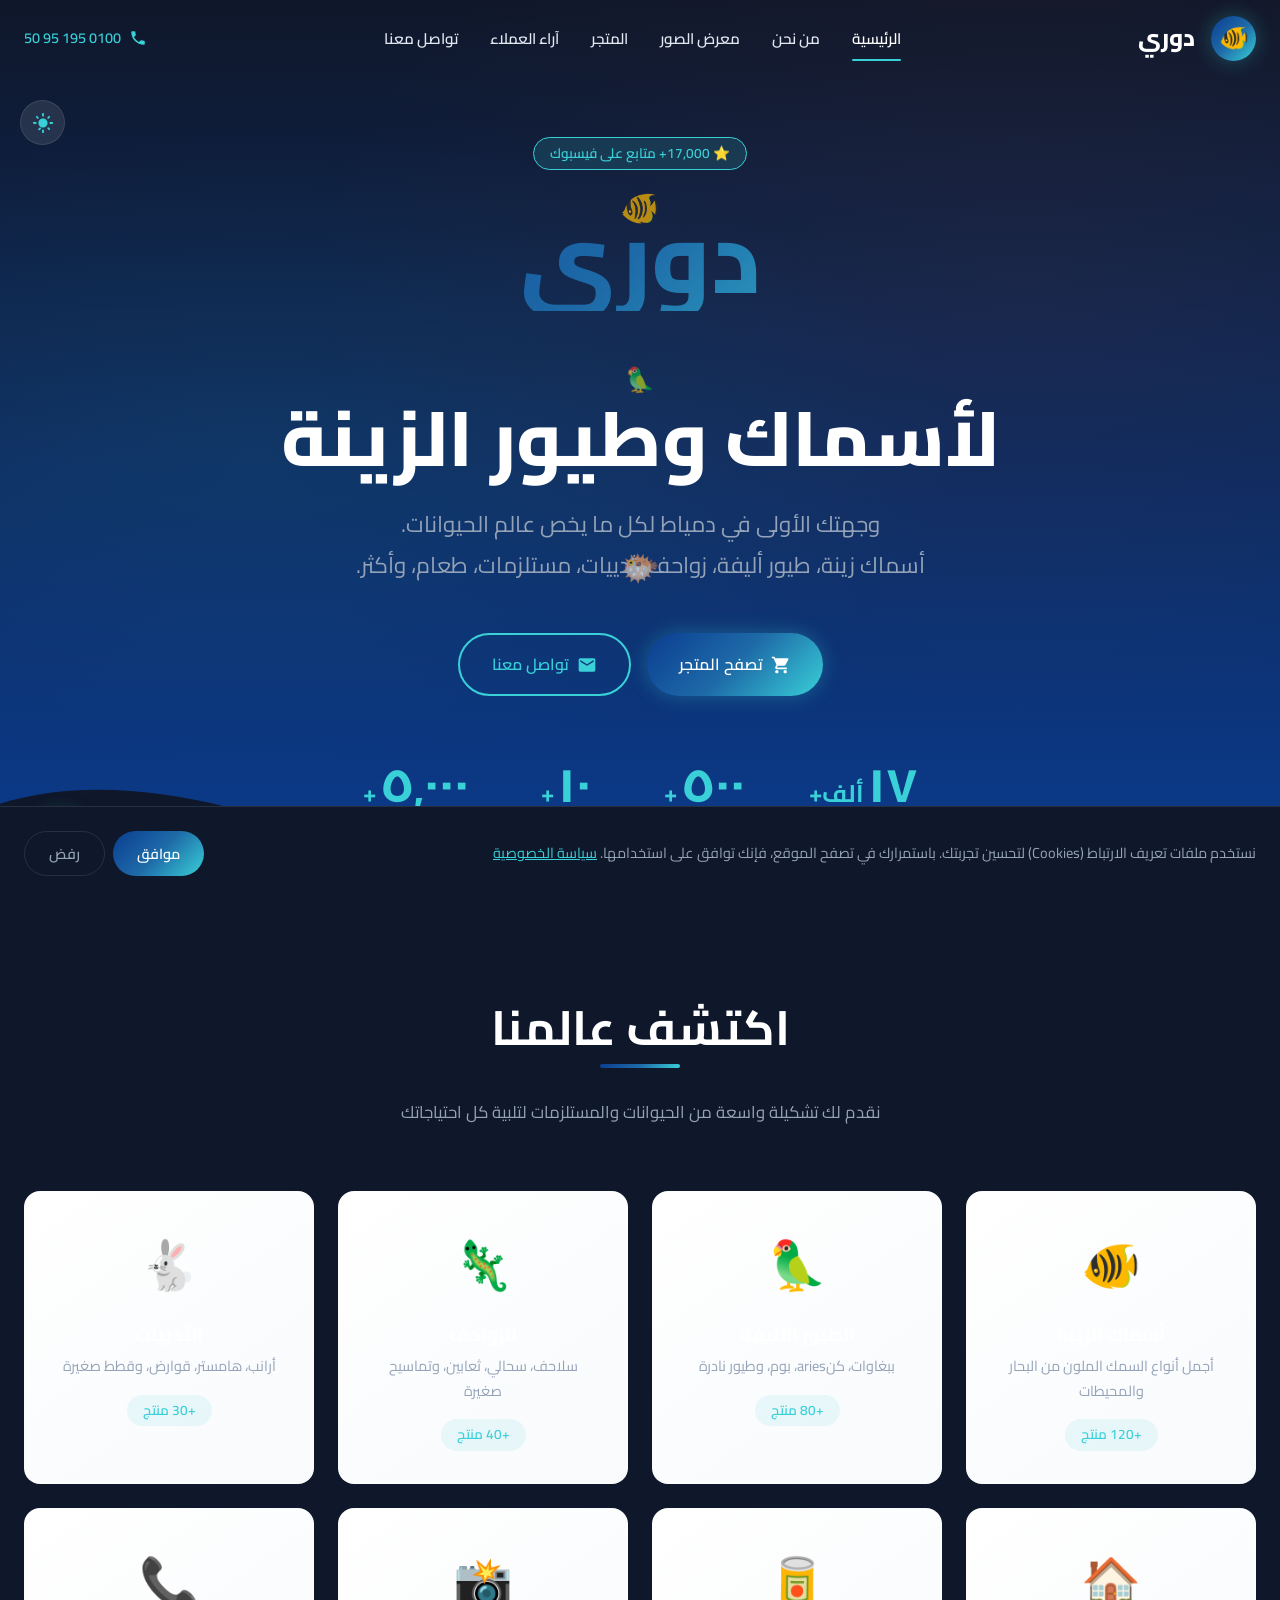
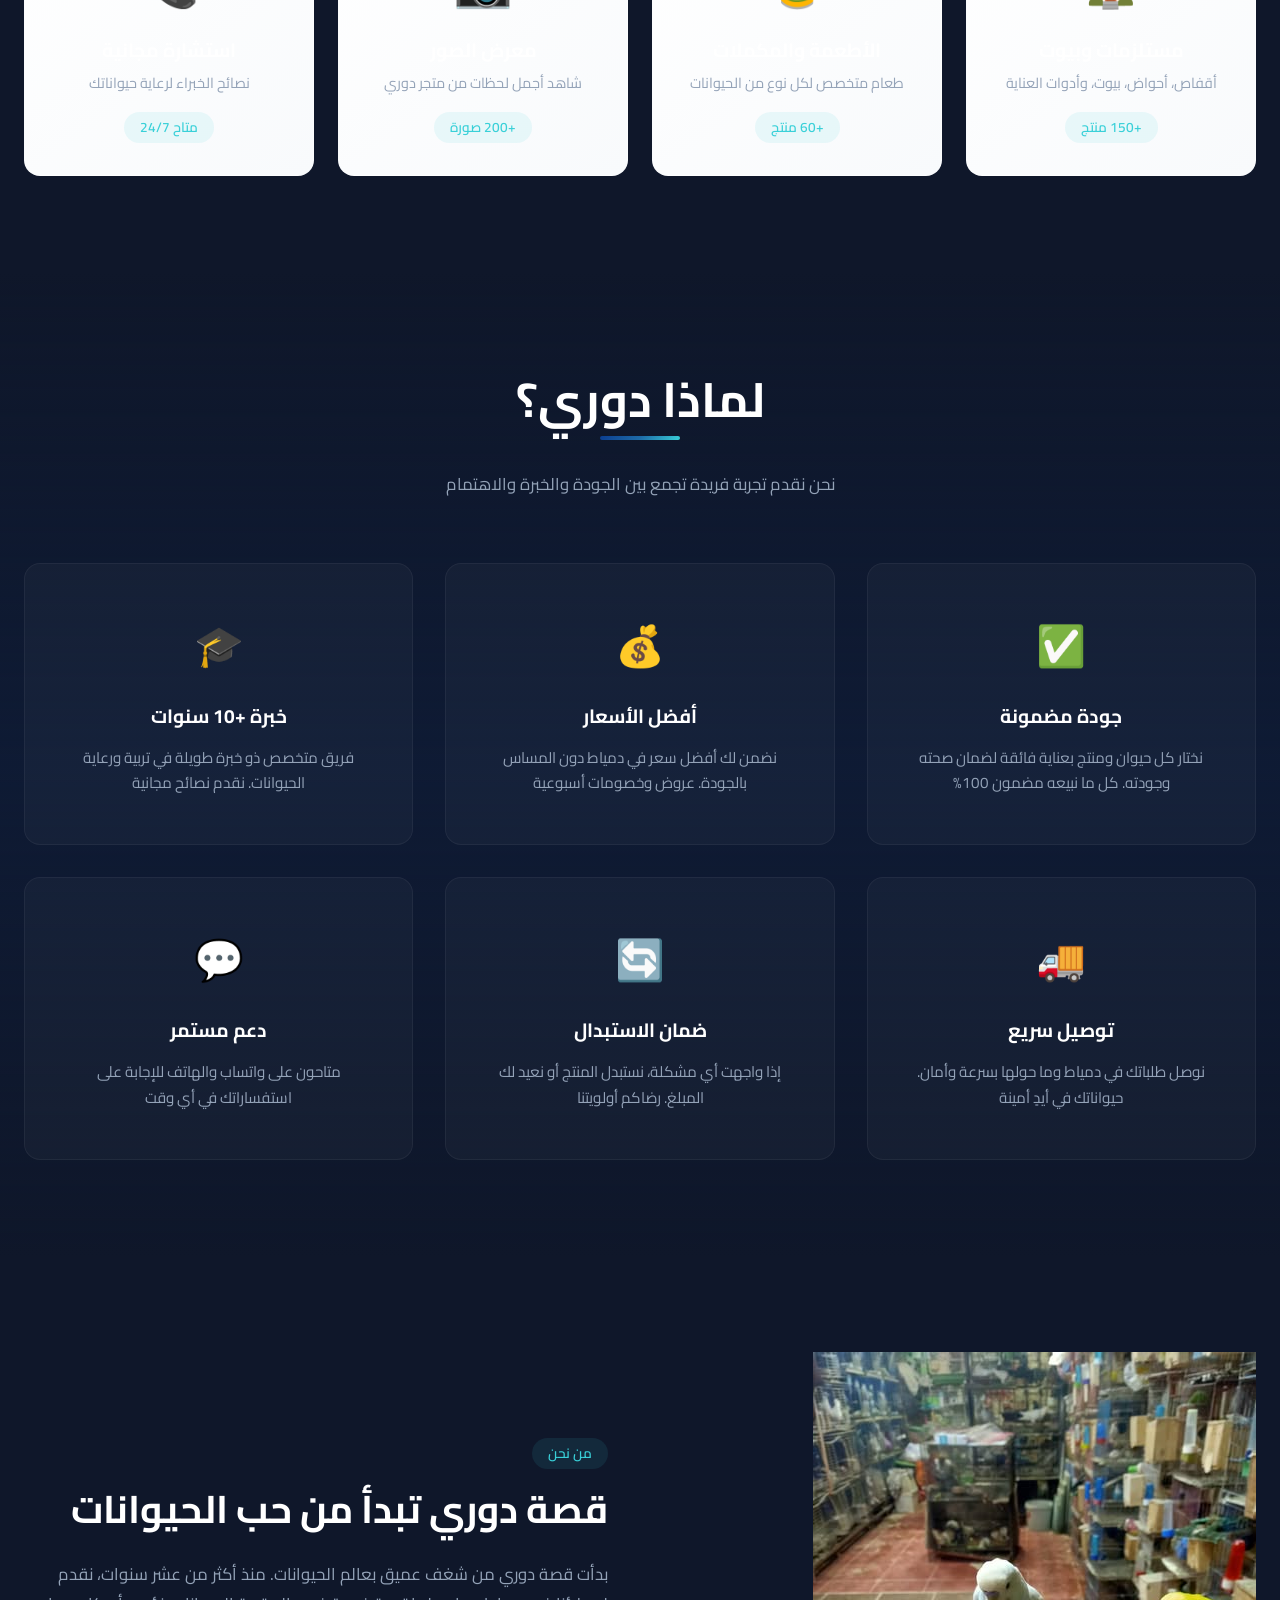
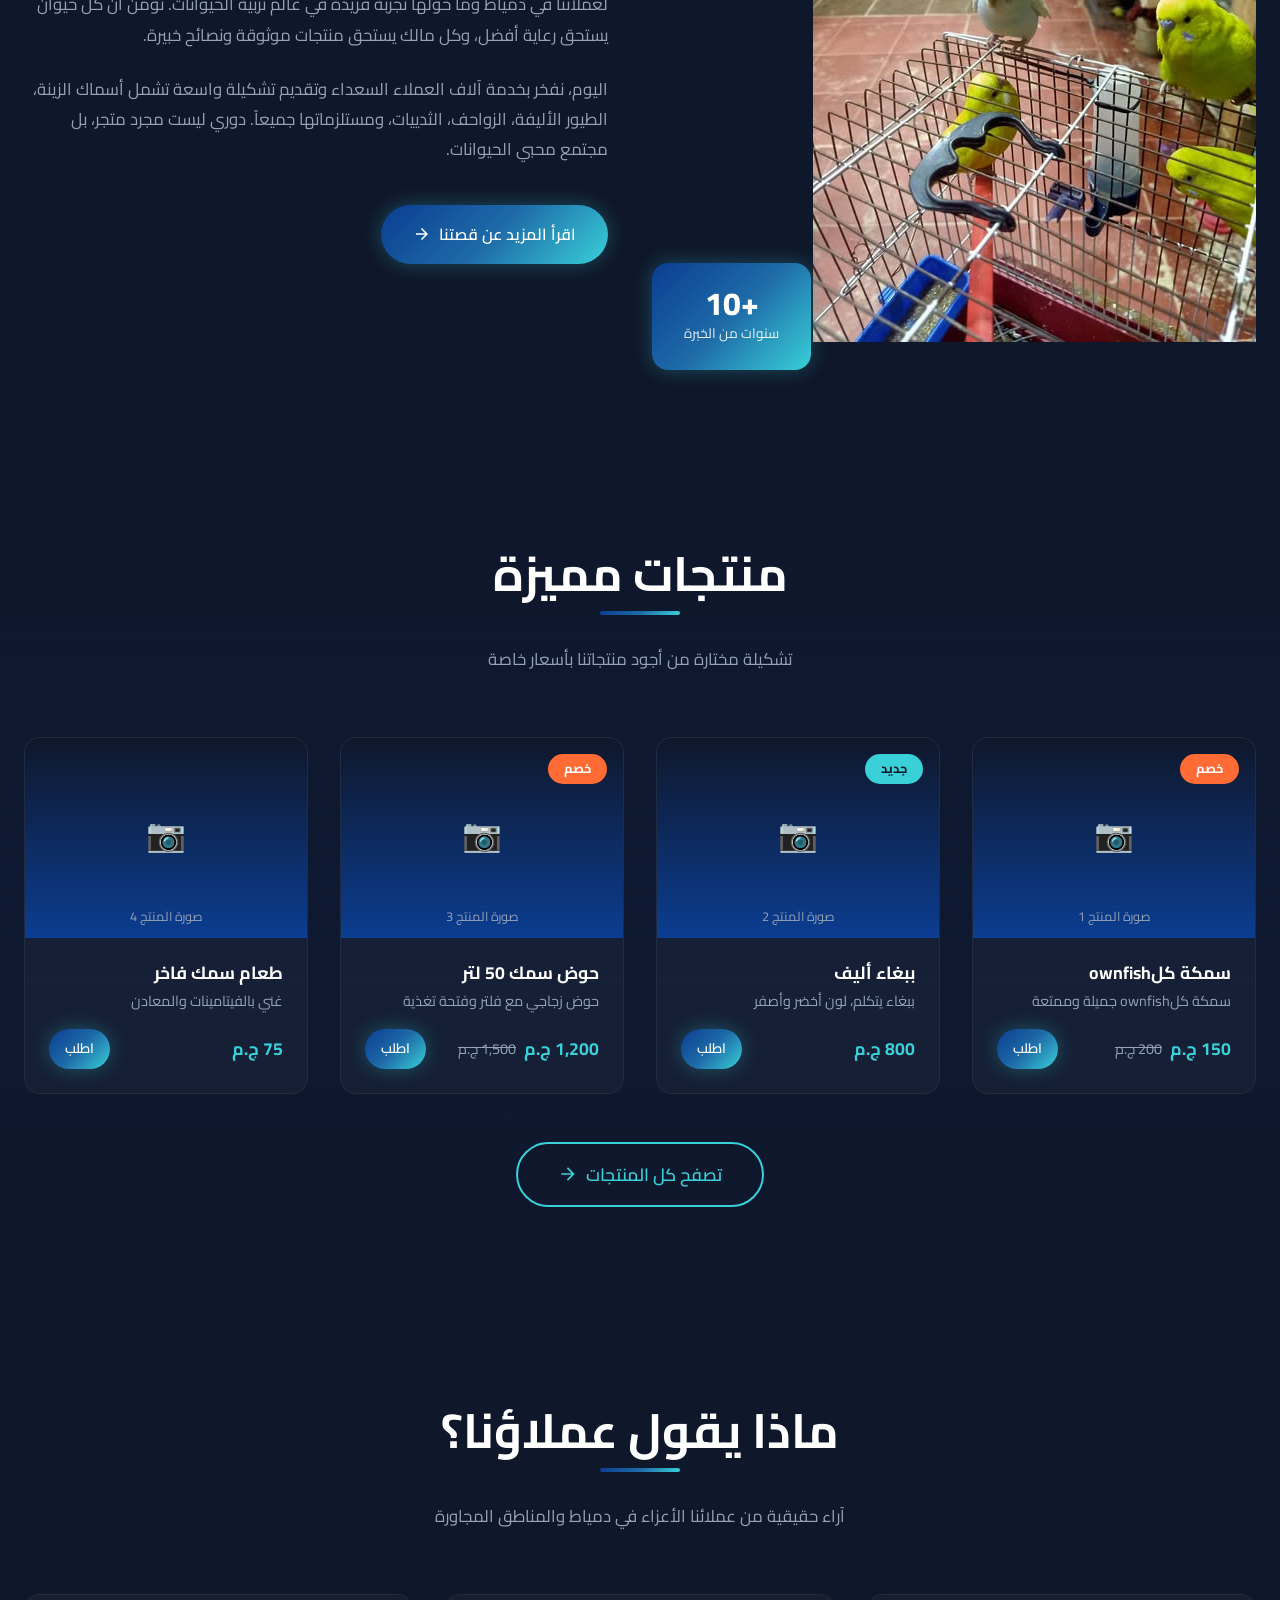
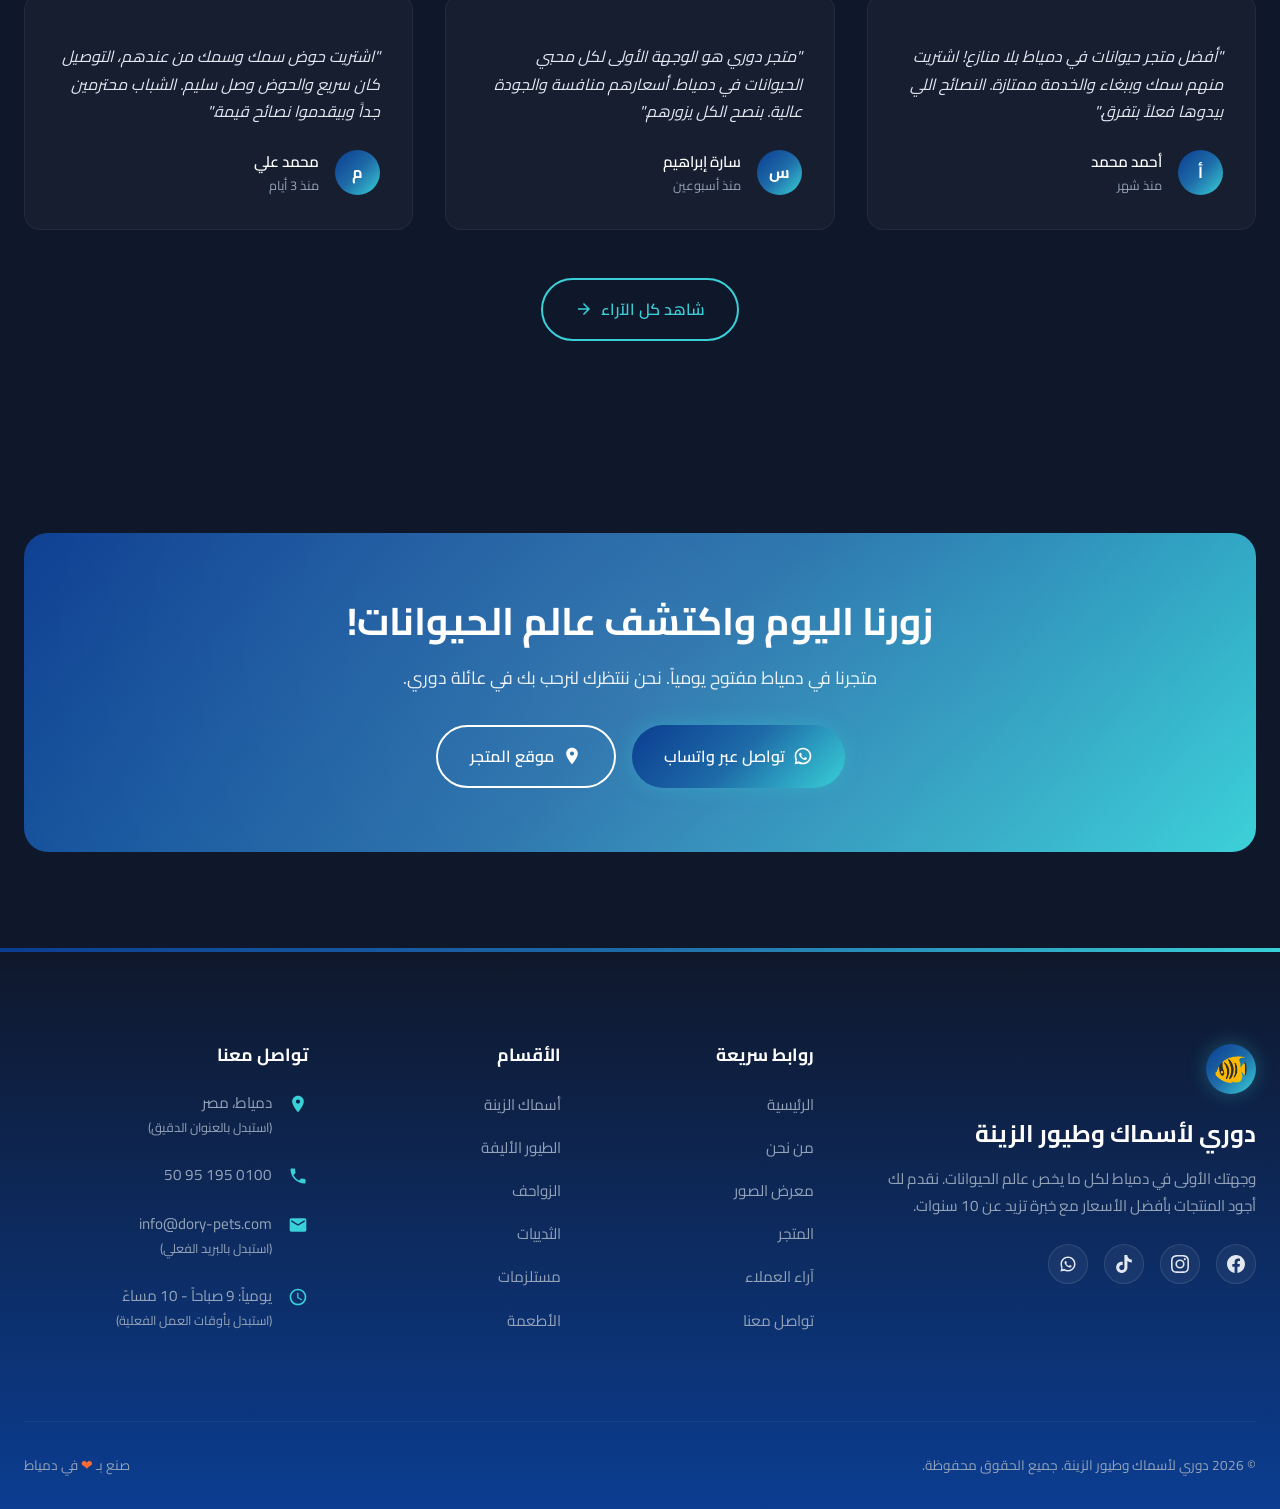
<file: index.html>
<!DOCTYPE html>
<html lang="ar" dir="rtl">
<head>
  <meta charset="UTF-8">
  <meta name="viewport" content="width=device-width, initial-scale=1.0">
  <title>دوري لأسماك وطيور الزينة | متجر الحيوانات الأفضل في دمياط</title>
  <meta name="description" content="دوري - متجر متخصص في أسماك الزينة، الطيور، الزواحف، الثدييات، ومستلزمات الحيوانات في دمياط. أجود المنتجات بأفضل الأسعار.">
  
  <meta property="og:title" content="دوري لأسماك وطيور الزينة | متجر الحيوانات الأفضل في دمياط">
  <meta property="og:description" content="وجهتك الأولى في دمياط لكل ما يخص عالم الحيوانات. أسماك زينة، طيور، زواحف، ثدييات، ومستلزمات.">
  <meta property="og:url" content="https://huna-studio.github.io/dory-pet-store/">
  <meta property="og:type" content="website">
  <meta property="og:locale" content="ar_AR">
  <meta property="og:image" content="https://huna-studio.github.io/dory-pet-store/assets/images/og-image.png">
  <meta property="og:image:width" content="1200">
  <meta property="og:image:height" content="630">
  <meta name="twitter:card" content="summary_large_image">
  <meta name="twitter:title" content="دوري لأسماك وطيور الزينة | متجر الحيوانات الأفضل في دمياط">
  <meta name="twitter:description" content="وجهتك الأولى في دمياط لكل ما يخص عالم الحيوانات. أسماك زينة، طيور، زواحف، ثدييات، ومستلزمات.">
  <meta name="twitter:image" content="https://huna-studio.github.io/dory-pet-store/assets/images/og-image.jpg">
  <link rel="canonical" href="https://huna-studio.github.io/dory-pet-store/">
  <meta name="keywords" content="أسماك زينة, طيور, حيوانات, دمياط, دوري, متجر حيوانات, ببغاء, سمك, زواحف">
  
  <!-- Open Graph -->
  <meta property="og:title" content="دوري لأسماك وطيور الزينة">
  <meta property="og:description" content="أفضل متجر حيوانات في دمياط - أسماك، طيور، زواحف، ثدييات، ومستلزمات">
  <meta property="og:type" content="website">
  
  <!-- Fonts -->
  <link rel="preconnect" href="https://fonts.googleapis.com">
  <link rel="preconnect" href="https://fonts.gstatic.com" crossorigin>
  <link href="https://fonts.googleapis.com/css2?family=Cairo:wght@400;600;700;800&family=Inter:wght@400;500;600;700&display=swap" rel="stylesheet">
  
  <!-- Styles -->
  <link rel="stylesheet" href="css/base.css">
  <link rel="stylesheet" href="css/layout.css">
  <link rel="stylesheet" href="css/animations.css">
  <link rel="stylesheet" href="css/extras.css">
  <link rel="stylesheet" href="css/pages/home.css">
  
  <!-- Favicon placeholder -->
  <link rel="icon" type="image/svg+xml" href="data:image/svg+xml,<svg xmlns='http://www.w3.org/2000/svg' viewBox='0 0 100 100'><text y='.9em' font-size='90'>🐠</text></svg>">

  <script type="application/ld+json">
  {
    "@context": "https://schema.org",
    "@type": "PetStore",
    "name": "دوري لأسماك وطيور الزينة",
    "description": "متجر متخصص في أسماك الزينة، الطيور، الزواحف، الثدييات، ومستلزمات الحيوانات في دمياط",
    "url": "https://huna-studio.github.io/dory-pet-store/",
    "telephone": "+201001959950",
    "address": {
      "@type": "PostalAddress",
      "addressLocality": "دمياط",
      "addressCountry": "EG"
    },
    "geo": {
      "@type": "GeoCoordinates",
      "latitude": "31.42817453866641",
      "longitude": "31.803842530195958"
    },
    "openingHours": "Mo-Su 09:00-22:00",
    "priceRange": "$$",
    "image": "https://huna-studio.github.io/dory-pet-store/assets/images/store.png",
    "sameAs": [
      "https://www.facebook.com/profile.php?id=100046407106643&locale=ar_AR",
    ]
  }
  </script>
</head>
<body>

  <!-- Floating Particles Background -->
  <div class="particles-container"></div>

  <!-- ==================== NAVIGATION ==================== -->
  <nav class="navbar">
    <div class="container">
      <a href="index.html" class="nav-logo">
        <div class="logo-icon">🐠</div>
        <span>دوري</span>
      </a>
      
      <ul class="nav-links">
        <li><a href="index.html" class="active">الرئيسية</a></li>
        <li><a href="about.html">من نحن</a></li>
        <li><a href="gallery.html">معرض الصور</a></li>
        <li><a href="marketplace.html">المتجر</a></li>
        <li><a href="reviews.html">آراء العملاء</a></li>
        <li><a href="contact.html">تواصل معنا</a></li>
      </ul>
      
      <div class="nav-cta">
        <a href="tel:01001959950" class="phone-btn">
          <svg viewBox="0 0 24 24" fill="currentColor"><path d="M6.62 10.79c1.44 2.83 3.76 5.14 6.59 6.59l2.2-2.2c.27-.27.67-.36 1.02-.24 1.12.37 2.33.57 3.57.57.55 0 1 .45 1 1V20c0 .55-.45 1-1 1-9.39 0-17-7.61-17-17 0-.55.45-1 1-1h3.5c.55 0 1 .45 1 1 0 1.25.2 2.45.57 3.57.11.35.03.74-.25 1.02l-2.2 2.2z"/></svg>
          <span>0100 195 95 50</span>
        </a>
      </div>
      
      <button class="menu-toggle" aria-label="Toggle menu">
        <span></span>
        <span></span>
        <span></span>
      </button>
    </div>
  </nav>

  <!-- ==================== HERO SECTION ==================== -->
  <section class="hero">
    <div class="bubbles-container">
      <div class="bubble"></div><div class="bubble"></div><div class="bubble"></div>
      <div class="bubble"></div><div class="bubble"></div><div class="bubble"></div>
      <div class="bubble"></div><div class="bubble"></div><div class="bubble"></div>
      <div class="bubble"></div>
    </div>
    
    <div class="swimming-fish fish-1">🐠</div>
    <div class="swimming-fish fish-2">🐡</div>
    <div class="swimming-fish fish-3">🦜</div>
    
    <div class="container">
      <div class="hero-content">
        <div class="hero-badge reveal">
          <span class="badge badge-cyan">⭐ 17,000+ متابع على فيسبوك</span>
        </div>
        
        <h1 class="hero-title reveal reveal-delay-1">
          <span class="gradient-text">دوري</span>
          <br>لأسماك وطيور الزينة
        </h1>
        
        <p class="hero-subtitle reveal reveal-delay-2">
          وجهتك الأولى في دمياط لكل ما يخص عالم الحيوانات.<br>
          أسماك زينة، طيور أليفة، زواحف، ثدييات، مستلزمات، طعام، وأكثر.
        </p>
        
        <div class="hero-buttons reveal reveal-delay-3">
          <a href="marketplace.html" class="btn btn-primary">
            <svg width="20" height="20" fill="currentColor" viewBox="0 0 24 24"><path d="M7 18c-1.1 0-1.99.9-1.99 2S5.9 22 7 22s2-.9 2-2-.9-2-2-2zM1 2v2h2l3.6 7.59-1.35 2.45c-.16.28-.25.61-.25.96 0 1.1.9 2 2 2h12v-2H7.42c-.14 0-.25-.11-.25-.25l.03-.12.9-1.63h7.45c.75 0 1.41-.41 1.75-1.03l3.58-6.49c.08-.14.12-.31.12-.48 0-.55-.45-1-1-1H5.21l-.94-2H1zm16 16c-1.1 0-1.99.9-1.99 2s.89 2 1.99 2 2-.9 2-2-.9-2-2-2z"/></svg>
            تصفح المتجر
          </a>
          <a href="contact.html" class="btn btn-secondary">
            <svg width="20" height="20" fill="currentColor" viewBox="0 0 24 24"><path d="M20 4H4c-1.1 0-1.99.9-1.99 2L2 18c0 1.1.9 2 2 2h16c1.1 0 2-.9 2-2V6c0-1.1-.9-2-2-2zm0 4l-8 5-8-5V6l8 5 8-5v2z"/></svg>
            تواصل معنا
          </a>
        </div>
        
        <div class="hero-stats reveal reveal-delay-4">
          <div class="stat-item">
            <span class="stat-number" data-count="17">0</span>
            <span class="stat-suffix">ألف+</span>
            <span class="stat-label">متابع</span>
          </div>
          <div class="stat-item">
            <span class="stat-number" data-count="500">0</span>
            <span class="stat-suffix">+</span>
            <span class="stat-label">منتج</span>
          </div>
          <div class="stat-item">
            <span class="stat-number" data-count="10">0</span>
            <span class="stat-suffix">+</span>
            <span class="stat-label">سنوات خبرة</span>
          </div>
          <div class="stat-item">
            <span class="stat-number" data-count="5000">0</span>
            <span class="stat-suffix">+</span>
            <span class="stat-label">عميل سعيد</span>
          </div>
        </div>
      </div>
    </div>
    
    <div class="wave-divider">
      <svg viewBox="0 0 1200 120" preserveAspectRatio="none">
        <path d="M321.39,56.44c58-10.79,114.16-30.13,172-41.86,82.39-16.72,168.19-17.73,250.45-.39C823.78,31,906.67,72,985.66,92.83c70.05,18.48,146.53,26.09,214.34,3V0H0V27.35A600.21,600.21,0,0,0,321.39,56.44Z" class="shape-fill"></path>
      </svg>
    </div>
  </section>

  <!-- ==================== CATEGORIES SECTION ==================== -->
  <section class="section categories-section">
    <div class="container">
      <div class="section-title reveal">
        <h2>اكتشف عالمنا</h2>
        <p>نقدم لك تشكيلة واسعة من الحيوانات والمستلزمات لتلبية كل احتياجاتك</p>
      </div>
      
      <div class="categories-grid grid grid-4">
        <a href="marketplace.html?cat=fish" class="category-card reveal reveal-delay-1">
          <div class="category-icon">🐠</div>
          <h3>أسماك الزينة</h3>
          <p>أجمل أنواع السمك الملون من البحار والمحيطات</p>
          <span class="category-count">+120 منتج</span>
        </a>
        
        <a href="marketplace.html?cat=birds" class="category-card reveal reveal-delay-2">
          <div class="category-icon">🦜</div>
          <h3>الطيور الأليفة</h3>
          <p>ببغاوات، كنaries، بوم، وطيور نادرة</p>
          <span class="category-count">+80 منتج</span>
        </a>
        
        <a href="marketplace.html?cat=reptiles" class="category-card reveal reveal-delay-3">
          <div class="category-icon">🦎</div>
          <h3>الزواحف</h3>
          <p>سلاحف، سحالي، ثعابين، وتماسيح صغيرة</p>
          <span class="category-count">+40 منتج</span>
        </a>
        
        <a href="marketplace.html?cat=mammals" class="category-card reveal reveal-delay-4">
          <div class="category-icon">🐇</div>
          <h3>الثدييات</h3>
          <p>أرانب، هامستر، قوارض، وقطط صغيرة</p>
          <span class="category-count">+30 منتج</span>
        </a>
        
        <a href="marketplace.html?cat=accessories" class="category-card reveal reveal-delay-1">
          <div class="category-icon">🏠</div>
          <h3>مستلزمات وبيوت</h3>
          <p>أقفاص، أحواض، بيوت، وأدوات العناية</p>
          <span class="category-count">+150 منتج</span>
        </a>
        
        <a href="marketplace.html?cat=food" class="category-card reveal reveal-delay-2">
          <div class="category-icon">🥫</div>
          <h3>الأطعمة والمكملات</h3>
          <p>طعام متخصص لكل نوع من الحيوانات</p>
          <span class="category-count">+60 منتج</span>
        </a>
        
        <a href="gallery.html" class="category-card reveal reveal-delay-3">
          <div class="category-icon">📸</div>
          <h3>معرض الصور</h3>
          <p>شاهد أجمل لحظات من متجر دوري</p>
          <span class="category-count">+200 صورة</span>
        </a>
        
        <a href="contact.html" class="category-card reveal reveal-delay-4">
          <div class="category-icon">📞</div>
          <h3>استشارة مجانية</h3>
          <p>نصائح الخبراء لرعاية حيواناتك</p>
          <span class="category-count">متاح 24/7</span>
        </a>
      </div>
    </div>
  </section>

  <!-- ==================== FEATURES SECTION ==================== -->
  <section class="section features-section">
    <div class="container">
      <div class="section-title reveal">
        <h2>لماذا دوري؟</h2>
        <p>نحن نقدم تجربة فريدة تجمع بين الجودة والخبرة والاهتمام</p>
      </div>
      
      <div class="features-grid grid grid-3">
        <div class="feature-card reveal reveal-delay-1">
          <div class="feature-icon">✅</div>
          <h3>جودة مضمونة</h3>
          <p>نختار كل حيوان ومنتج بعناية فائقة لضمان صحته وجودته. كل ما نبيعه مضمون 100%</p>
        </div>
        
        <div class="feature-card reveal reveal-delay-2">
          <div class="feature-icon">💰</div>
          <h3>أفضل الأسعار</h3>
          <p>نضمن لك أفضل سعر في دمياط دون المساس بالجودة. عروض وخصومات أسبوعية</p>
        </div>
        
        <div class="feature-card reveal reveal-delay-3">
          <div class="feature-icon">🎓</div>
          <h3>خبرة +10 سنوات</h3>
          <p>فريق متخصص ذو خبرة طويلة في تربية ورعاية الحيوانات. نقدم نصائح مجانية</p>
        </div>
        
        <div class="feature-card reveal reveal-delay-1">
          <div class="feature-icon">🚚</div>
          <h3>توصيل سريع</h3>
          <p>نوصل طلباتك في دمياط وما حولها بسرعة وأمان. حيواناتك في أيدٍ أمينة</p>
        </div>
        
        <div class="feature-card reveal reveal-delay-2">
          <div class="feature-icon">🔄</div>
          <h3>ضمان الاستبدال</h3>
          <p>إذا واجهت أي مشكلة، نستبدل المنتج أو نعيد لك المبلغ. رضاكم أولويتنا</p>
        </div>
        
        <div class="feature-card reveal reveal-delay-3">
          <div class="feature-icon">💬</div>
          <h3>دعم مستمر</h3>
          <p>متاحون على واتساب والهاتف للإجابة على استفساراتك في أي وقت</p>
        </div>
      </div>
    </div>
  </section>

  <!-- ==================== ABOUT PREVIEW ==================== -->
  <section class="section about-preview">
    <div class="container">
      <div class="about-grid grid grid-2">
        <div class="about-image reveal reveal-left">
          <!-- <div class="placeholder-img" style="min-height: 400px; border-radius: 24px;">
            <span style="position:absolute;bottom:15px;font-size:0.9rem;color:var(--mid-gray);">
              صورة المتجر من الخارج
            </span>
          </div> -->
          <img src="./assets/images/store.png" alt="">
          <div class="about-float-card">
            <span class="float-number">+10</span>
            <span class="float-text">سنوات من الخبرة</span>
          </div>
        </div>
        
        <div class="about-content reveal reveal-right">
          <span class="section-label">من نحن</span>
          <h2>قصة دوري تبدأ من حب الحيوانات</h2>
          <p>
            بدأت قصة دوري من شغف عميق بعالم الحيوانات. منذ أكثر من عشر سنوات، نقدم لعملائنا في دمياط 
            وما حولها تجربة فريدة في عالم تربية الحيوانات. نؤمن أن كل حيوان يستحق رعاية أفضل، 
            وكل مالك يستحق منتجات موثوقة ونصائح خبيرة.
          </p>
          <p>
            اليوم، نفخر بخدمة آلاف العملاء السعداء وتقديم تشكيلة واسعة تشمل أسماك الزينة، 
            الطيور الأليفة، الزواحف، الثدييات، ومستلزماتها جميعاً. دوري ليست مجرد متجر، 
            بل مجتمع محبي الحيوانات.
          </p>
          <a href="about.html" class="btn btn-primary">
            اقرأ المزيد عن قصتنا
            <svg width="18" height="18" fill="currentColor" viewBox="0 0 24 24"><path d="M12 4l-1.41 1.41L16.17 11H4v2h12.17l-5.58 5.59L12 20l8-8z"/></svg>
          </a>
        </div>
      </div>
    </div>
  </section>

  <!-- ==================== FEATURED PRODUCTS ==================== -->
  <section class="section products-preview">
    <div class="container">
      <div class="section-title reveal">
        <h2>منتجات مميزة</h2>
        <p>تشكيلة مختارة من أجود منتجاتنا بأسعار خاصة</p>
      </div>
      
      <div class="products-grid grid grid-4">
        <div class="product-card reveal reveal-delay-1">
          <div class="product-image">
            <div class="placeholder-img" style="min-height: 200px;">
              <span style="position:absolute;bottom:10px;font-size:0.8rem;color:var(--mid-gray);">صورة المنتج 1</span>
            </div>
            <span class="product-badge badge-sale">خصم</span>
          </div>
          <div class="product-info">
            <h3>سمكة كلownfish</h3>
            <p>سمكة كلownfish جميلة وممتعة</p>
            <div class="product-price-row">
              <div class="product-price">
                <span class="current">150 ج.م</span>
                <span class="old">200 ج.م</span>
              </div>
              <a href="https://wa.me/201001959950?text=أريد%20طلب%20سمكة%20كلownfish" class="btn btn-primary product-btn" target="_blank">اطلب</a>
            </div>
          </div>
        </div>
        
        <div class="product-card reveal reveal-delay-2">
          <div class="product-image">
            <div class="placeholder-img" style="min-height: 200px;">
              <span style="position:absolute;bottom:10px;font-size:0.8rem;color:var(--mid-gray);">صورة المنتج 2</span>
            </div>
            <span class="product-badge badge-new">جديد</span>
          </div>
          <div class="product-info">
            <h3>ببغاء أليف</h3>
            <p>ببغاء يتكلم، لون أخضر وأصفر</p>
            <div class="product-price-row">
              <div class="product-price">
                <span class="current">800 ج.م</span>
              </div>
              <a href="https://wa.me/201001959950?text=أريد%20طلب%20ببغاء%20أليف" class="btn btn-primary product-btn" target="_blank">اطلب</a>
            </div>
          </div>
        </div>
        
        <div class="product-card reveal reveal-delay-3">
          <div class="product-image">
            <div class="placeholder-img" style="min-height: 200px;">
              <span style="position:absolute;bottom:10px;font-size:0.8rem;color:var(--mid-gray);">صورة المنتج 3</span>
            </div>
            <span class="product-badge badge-sale">خصم</span>
          </div>
          <div class="product-info">
            <h3>حوض سمك 50 لتر</h3>
            <p>حوض زجاجي مع فلتر وفتحة تغذية</p>
            <div class="product-price-row">
              <div class="product-price">
                <span class="current">1,200 ج.م</span>
                <span class="old">1,500 ج.م</span>
              </div>
              <a href="https://wa.me/201001959950?text=أريد%20طلب%20حوض%20سمك%2050%20لتر" class="btn btn-primary product-btn" target="_blank">اطلب</a>
            </div>
          </div>
        </div>
        
        <div class="product-card reveal reveal-delay-4">
          <div class="product-image">
            <div class="placeholder-img" style="min-height: 200px;">
              <span style="position:absolute;bottom:10px;font-size:0.8rem;color:var(--mid-gray);">صورة المنتج 4</span>
            </div>
          </div>
          <div class="product-info">
            <h3>طعام سمك فاخر</h3>
            <p>غني بالفيتامينات والمعادن</p>
            <div class="product-price-row">
              <div class="product-price">
                <span class="current">75 ج.م</span>
              </div>
              <a href="https://wa.me/201001959950?text=أريد%20طلب%20طعام%20سمك%20فاخر" class="btn btn-primary product-btn" target="_blank">اطلب</a>
            </div>
          </div>
        </div>
      </div>
      
      <div class="text-center reveal" style="margin-top: 3rem;">
        <a href="marketplace.html" class="btn btn-secondary" style="font-size: 1.1rem; padding: 1rem 2.5rem;">
          تصفح كل المنتجات
          <svg width="20" height="20" fill="currentColor" viewBox="0 0 24 24"><path d="M12 4l-1.41 1.41L16.17 11H4v2h12.17l-5.58 5.59L12 20l8-8z"/></svg>
        </a>
      </div>
    </div>
  </section>

  <!-- ==================== REVIEWS PREVIEW ==================== -->
  <section class="section reviews-preview">
    <div class="container">
      <div class="section-title reveal">
        <h2>ماذا يقول عملاؤنا؟</h2>
        <p>آراء حقيقية من عملائنا الأعزاء في دمياط والمناطق المجاورة</p>
      </div>
      
      <div class="reviews-grid grid grid-3">
        <div class="review-card reveal reveal-delay-1">
          <div class="review-stars" data-rating="5"></div>
          <p class="review-text">"أفضل متجر حيوانات في دمياط بلا منازع! اشتريت منهم سمك وببغاء والخدمة ممتازة. النصائح اللي بيدوها فعلاً بتفرق."</p>
          <div class="review-author">
            <div class="author-avatar">أ</div>
            <div class="author-info">
              <span class="author-name">أحمد محمد</span>
              <span class="author-date">منذ شهر</span>
            </div>
          </div>
        </div>
        
        <div class="review-card reveal reveal-delay-2">
          <div class="review-stars" data-rating="5"></div>
          <p class="review-text">"متجر دوري هو الوجهة الأولى لكل محبي الحيوانات في دمياط. أسعارهم منافسة والجودة عالية. بنصح الكل يزورهم."</p>
          <div class="review-author">
            <div class="author-avatar">س</div>
            <div class="author-info">
              <span class="author-name">سارة إبراهيم</span>
              <span class="author-date">منذ أسبوعين</span>
            </div>
          </div>
        </div>
        
        <div class="review-card reveal reveal-delay-3">
          <div class="review-stars" data-rating="4.5"></div>
          <p class="review-text">"اشتريت حوض سمك وسمك من عندهم، التوصيل كان سريع والحوض وصل سليم. الشباب محترمين جداً وبيقدموا نصائح قيمة."</p>
          <div class="review-author">
            <div class="author-avatar">م</div>
            <div class="author-info">
              <span class="author-name">محمد علي</span>
              <span class="author-date">منذ 3 أيام</span>
            </div>
          </div>
        </div>
      </div>
      
      <div class="text-center reveal" style="margin-top: 3rem;">
        <a href="reviews.html" class="btn btn-secondary">
          شاهد كل الآراء
          <svg width="18" height="18" fill="currentColor" viewBox="0 0 24 24"><path d="M12 4l-1.41 1.41L16.17 11H4v2h12.17l-5.58 5.59L12 20l8-8z"/></svg>
        </a>
      </div>
    </div>
  </section>

  <!-- ==================== CTA SECTION ==================== -->
  <section class="section cta-section">
    <div class="container">
      <div class="cta-box reveal">
        <div class="cta-content">
          <h2>زورنا اليوم واكتشف عالم الحيوانات!</h2>
          <p>متجرنا في دمياط مفتوح يومياً. نحن ننتظرك لنرحب بك في عائلة دوري.</p>
          <div class="cta-buttons">
            <a href="https://wa.me/201001959950" class="btn btn-primary" target="_blank">
              <svg width="20" height="20" fill="currentColor" viewBox="0 0 24 24"><path d="M12 2C6.48 2 2 6.48 2 12c0 1.82.38 3.55 1.07 5.11L2 22l4.89-1.07A9.96 9.96 0 0012 22c5.52 0 10-4.48 10-10S17.52 2 12 2zm0 18c-1.66 0-3.22-.51-4.52-1.38l-.32-.21-2.9.64.64-2.83-.21-.32A7.96 7.96 0 014 12c0-4.41 3.59-8 8-8s8 3.59 8 8-3.59 8-8 8zm4.24-5.76c-.23-.12-1.36-.67-1.57-.75-.21-.08-.36-.12-.51.12-.15.23-.59.75-.72.9-.13.15-.27.17-.5.06-.23-.12-.97-.36-1.85-1.14-.68-.61-1.14-1.36-1.27-1.59-.13-.23-.01-.36.1-.48.1-.1.23-.27.34-.4.11-.14.15-.23.23-.38.08-.15.04-.29-.02-.4-.06-.12-.51-1.23-.7-1.68-.18-.44-.37-.38-.51-.39-.13 0-.29-.02-.44-.02-.15 0-.4.06-.61.29-.21.23-.8.78-.8 1.9s.82 2.2.93 2.35c.12.15 1.61 2.46 3.9 3.45.55.24.97.38 1.3.49.55.17 1.05.15 1.45.09.44-.06 1.36-.56 1.55-1.09.19-.54.19-1 .13-1.09-.05-.1-.19-.15-.4-.27z"/></svg>
              تواصل عبر واتساب
            </a>
            <a href="contact.html" class="btn btn-secondary">
              <svg width="20" height="20" fill="currentColor" viewBox="0 0 24 24"><path d="M12 2C8.13 2 5 5.13 5 9c0 5.25 7 13 7 13s7-7.75 7-13c0-3.87-3.13-7-7-7zm0 9.5c-1.38 0-2.5-1.12-2.5-2.5s1.12-2.5 2.5-2.5 2.5 1.12 2.5 2.5-1.12 2.5-2.5 2.5z"/></svg>
              موقع المتجر
            </a>
          </div>
        </div>
      </div>
    </div>
  </section>

  <!-- ==================== FOOTER ==================== -->
  <footer class="footer">
    <div class="container">
      <div class="footer-grid">
        <div class="footer-brand">
          <div class="logo-icon">🐠</div>
          <h3>دوري لأسماك وطيور الزينة</h3>
          <p>وجهتك الأولى في دمياط لكل ما يخص عالم الحيوانات. نقدم لك أجود المنتجات بأفضل الأسعار مع خبرة تزيد عن 10 سنوات.</p>
          <div class="footer-social">
            <a href="#" aria-label="Facebook" title="Facebook (استبدل الرابط)">
              <svg viewBox="0 0 24 24"><path d="M24 12.073c0-6.627-5.373-12-12-12s-12 5.373-12 12c0 5.99 4.388 10.954 10.125 11.854v-8.385H7.078v-3.47h3.047V9.43c0-3.007 1.792-4.669 4.533-4.669 1.312 0 2.686.235 2.686.235v2.953H15.83c-1.491 0-1.956.925-1.956 1.874v2.25h3.328l-.532 3.47h-2.796v8.385C19.612 23.027 24 18.062 24 12.073z"/></svg>
            </a>
            <a href="#" aria-label="Instagram" title="Instagram (استبدل الرابط)">
              <svg viewBox="0 0 24 24"><path d="M12 2.163c3.204 0 3.584.012 4.85.07 3.252.148 4.771 1.691 4.919 4.919.058 1.265.069 1.645.069 4.849 0 3.205-.012 3.584-.069 4.849-.149 3.225-1.664 4.771-4.919 4.919-1.266.058-1.644.07-4.85.07-3.204 0-3.584-.012-4.849-.07-3.26-.149-4.771-1.699-4.919-4.92-.058-1.265-.07-1.644-.07-4.849 0-3.204.013-3.583.07-4.849.149-3.227 1.664-4.771 4.919-4.919 1.266-.057 1.645-.069 4.849-.069zM12 0C8.741 0 8.333.014 7.053.072 2.695.272.273 2.69.073 7.052.014 8.333 0 8.741 0 12c0 3.259.014 3.668.072 4.948.2 4.358 2.618 6.78 6.98 6.98C8.333 23.986 8.741 24 12 24c3.259 0 3.668-.014 4.948-.072 4.354-.2 6.782-2.618 6.979-6.98.059-1.28.073-1.689.073-4.948 0-3.259-.014-3.667-.072-4.947-.196-4.354-2.617-6.78-6.979-6.98C15.668.014 15.259 0 12 0zm0 5.838a6.162 6.162 0 100 12.324 6.162 6.162 0 000-12.324zM12 16a4 4 0 110-8 4 4 0 010 8zm6.406-11.845a1.44 1.44 0 100 2.881 1.44 1.44 0 000-2.881z"/></svg>
            </a>
            <a href="#" aria-label="TikTok" title="TikTok (استبدل الرابط)">
              <svg viewBox="0 0 24 24"><path d="M12.525.02c1.31-.02 2.61-.01 3.91-.02.08 1.53.63 3.09 1.75 4.17 1.12 1.11 2.7 1.62 4.24 1.79v4.03c-1.44-.05-2.89-.35-4.2-.97-.57-.26-1.1-.59-1.62-.93-.01 2.92.01 5.84-.02 8.75-.08 1.4-.54 2.79-1.35 3.94-1.31 1.92-3.58 3.17-5.91 3.21-1.43.08-2.86-.31-4.08-1.03-2.02-1.19-3.44-3.37-3.65-5.71-.02-.5-.03-1-.01-1.49.18-1.9 1.12-3.72 2.58-4.96 1.66-1.44 3.98-2.13 6.15-1.72.02 1.48-.04 2.96-.04 4.44-.99-.32-2.15-.23-3.02.37-.63.41-1.11 1.04-1.36 1.75-.21.51-.15 1.07-.14 1.61.24 1.64 1.82 3.02 3.5 2.87 1.12-.01 2.19-.66 2.77-1.61.19-.33.4-.67.41-1.06.1-1.79.06-3.57.07-5.36.01-4.03-.01-8.05.02-12.07z"/></svg>
            </a>
            <a href="https://wa.me/201001959950" aria-label="WhatsApp" target="_blank">
              <svg viewBox="0 0 24 24"><path d="M12 2C6.48 2 2 6.48 2 12c0 1.82.38 3.55 1.07 5.11L2 22l4.89-1.07A9.96 9.96 0 0012 22c5.52 0 10-4.48 10-10S17.52 2 12 2zm0 18c-1.66 0-3.22-.51-4.52-1.38l-.32-.21-2.9.64.64-2.83-.21-.32A7.96 7.96 0 014 12c0-4.41 3.59-8 8-8s8 3.59 8 8-3.59 8-8 8zm4.24-5.76c-.23-.12-1.36-.67-1.57-.75-.21-.08-.36-.12-.51.12-.15.23-.59.75-.72.9-.13.15-.27.17-.5.06-.23-.12-.97-.36-1.85-1.14-.68-.61-1.14-1.36-1.27-1.59-.13-.23-.01-.36.1-.48.1-.1.23-.27.34-.4.11-.14.15-.23.23-.38.08-.15.04-.29-.02-.4-.06-.12-.51-1.23-.7-1.68-.18-.44-.37-.38-.51-.39-.13 0-.29-.02-.44-.02-.15 0-.4.06-.61.29-.21.23-.8.78-.8 1.9s.82 2.2.93 2.35c.12.15 1.61 2.46 3.9 3.45.55.24.97.38 1.3.49.55.17 1.05.15 1.45.09.44-.06 1.36-.56 1.55-1.09.19-.54.19-1 .13-1.09-.05-.1-.19-.15-.4-.27z"/></svg>
            </a>
          </div>
        </div>
        
        <div class="footer-links">
          <h4>روابط سريعة</h4>
          <ul>
            <li><a href="index.html">الرئيسية</a></li>
            <li><a href="about.html">من نحن</a></li>
            <li><a href="gallery.html">معرض الصور</a></li>
            <li><a href="marketplace.html">المتجر</a></li>
            <li><a href="reviews.html">آراء العملاء</a></li>
            <li><a href="contact.html">تواصل معنا</a></li>
          </ul>
        </div>
        
        <div class="footer-links">
          <h4>الأقسام</h4>
          <ul>
            <li><a href="marketplace.html?cat=fish">أسماك الزينة</a></li>
            <li><a href="marketplace.html?cat=birds">الطيور الأليفة</a></li>
            <li><a href="marketplace.html?cat=reptiles">الزواحف</a></li>
            <li><a href="marketplace.html?cat=mammals">الثدييات</a></li>
            <li><a href="marketplace.html?cat=accessories">مستلزمات</a></li>
            <li><a href="marketplace.html?cat=food">الأطعمة</a></li>
          </ul>
        </div>
        
        <div class="footer-contact">
          <h4>تواصل معنا</h4>
          <div class="footer-contact-item">
            <svg viewBox="0 0 24 24"><path d="M12 2C8.13 2 5 5.13 5 9c0 5.25 7 13 7 13s7-7.75 7-13c0-3.87-3.13-7-7-7zm0 9.5c-1.38 0-2.5-1.12-2.5-2.5s1.12-2.5 2.5-2.5 2.5 1.12 2.5 2.5-1.12 2.5-2.5 2.5z"/></svg>
            <span>دمياط، مصر<br><small>(استبدل بالعنوان الدقيق)</small></span>
          </div>
          <div class="footer-contact-item">
            <svg viewBox="0 0 24 24"><path d="M6.62 10.79c1.44 2.83 3.76 5.14 6.59 6.59l2.2-2.2c.27-.27.67-.36 1.02-.24 1.12.37 2.33.57 3.57.57.55 0 1 .45 1 1V20c0 .55-.45 1-1 1-9.39 0-17-7.61-17-17 0-.55.45-1 1-1h3.5c.55 0 1 .45 1 1 0 1.25.2 2.45.57 3.57.11.35.03.74-.25 1.02l-2.2 2.2z"/></svg>
            <span>0100 195 95 50</span>
          </div>
          <div class="footer-contact-item">
            <svg viewBox="0 0 24 24"><path d="M20 4H4c-1.1 0-1.99.9-1.99 2L2 18c0 1.1.9 2 2 2h16c1.1 0 2-.9 2-2V6c0-1.1-.9-2-2-2zm0 4l-8 5-8-5V6l8 5 8-5v2z"/></svg>
            <span>info@dory-pets.com<br><small>(استبدل بالبريد الفعلي)</small></span>
          </div>
          <div class="footer-contact-item">
            <svg viewBox="0 0 24 24"><path d="M11.99 2C6.47 2 2 6.48 2 12s4.47 10 9.99 10C17.52 22 22 17.52 22 12S17.52 2 11.99 2zM12 20c-4.42 0-8-3.58-8-8s3.58-8 8-8 8 3.58 8 8-3.58 8-8 8zm.5-13H11v6l5.25 3.15.75-1.23-4.5-2.67z"/></svg>
            <span>يومياً: 9 صباحاً - 10 مساءً<br><small>(استبدل بأوقات العمل الفعلية)</small></span>
          </div>
        </div>
      </div>
      
      <div class="footer-bottom">
        <p>© <span class="current-year"></span> دوري لأسماك وطيور الزينة. جميع الحقوق محفوظة.</p>
        <p>صنع بـ <span class="heart">❤</span> في دمياط</p>
      </div>
    </div>
  </footer>

  <!-- WhatsApp Float Button -->
  <a href="https://wa.me/201001959950" class="whatsapp-float" target="_blank" aria-label="تواصل عبر واتساب">
    <svg viewBox="0 0 24 24"><path d="M12 2C6.48 2 2 6.48 2 12c0 1.82.38 3.55 1.07 5.11L2 22l4.89-1.07A9.96 9.96 0 0012 22c5.52 0 10-4.48 10-10S17.52 2 12 2zm0 18c-1.66 0-3.22-.51-4.52-1.38l-.32-.21-2.9.64.64-2.83-.21-.32A7.96 7.96 0 014 12c0-4.41 3.59-8 8-8s8 3.59 8 8-3.59 8-8 8zm4.24-5.76c-.23-.12-1.36-.67-1.57-.75-.21-.08-.36-.12-.51.12-.15.23-.59.75-.72.9-.13.15-.27.17-.5.06-.23-.12-.97-.36-1.85-1.14-.68-.61-1.14-1.36-1.27-1.59-.13-.23-.01-.36.1-.48.1-.1.23-.27.34-.4.11-.14.15-.23.23-.38.08-.15.04-.29-.02-.4-.06-.12-.51-1.23-.7-1.68-.18-.44-.37-.38-.51-.39-.13 0-.29-.02-.44-.02-.15 0-.4.06-.61.29-.21.23-.8.78-.8 1.9s.82 2.2.93 2.35c.12.15 1.61 2.46 3.9 3.45.55.24.97.38 1.3.49.55.17 1.05.15 1.45.09.44-.06 1.36-.56 1.55-1.09.19-.54.19-1 .13-1.09-.05-.1-.19-.15-.4-.27z"/></svg>
  </a>

  <!-- Back to Top -->
  <button class="back-to-top" aria-label="العودة للأعلى">
    <svg viewBox="0 0 24 24"><path d="M7.41 15.41L12 10.83l4.59 4.58L18 14l-6-6-6 6z"/></svg>
  </button>

  <!-- Scripts -->
  <script src="js/main.js"></script>
  <script src="js/extras.js"></script>
  <script src="js/reviews.js"></script>
  
  <!-- Counter Animation -->
  <script>
    document.addEventListener('DOMContentLoaded', function() {
      const counters = document.querySelectorAll('.stat-number[data-count]');
      const observer = new IntersectionObserver((entries) => {
        entries.forEach(entry => {
          if (entry.isIntersecting) {
            const el = entry.target;
            const target = parseInt(el.dataset.count);
            animateCounter(el, target);
            observer.unobserve(el);
          }
        });
      }, { threshold: 0.5 });
      counters.forEach(c => observer.observe(c));
    });
  </script>
</body>
</html>
</file>
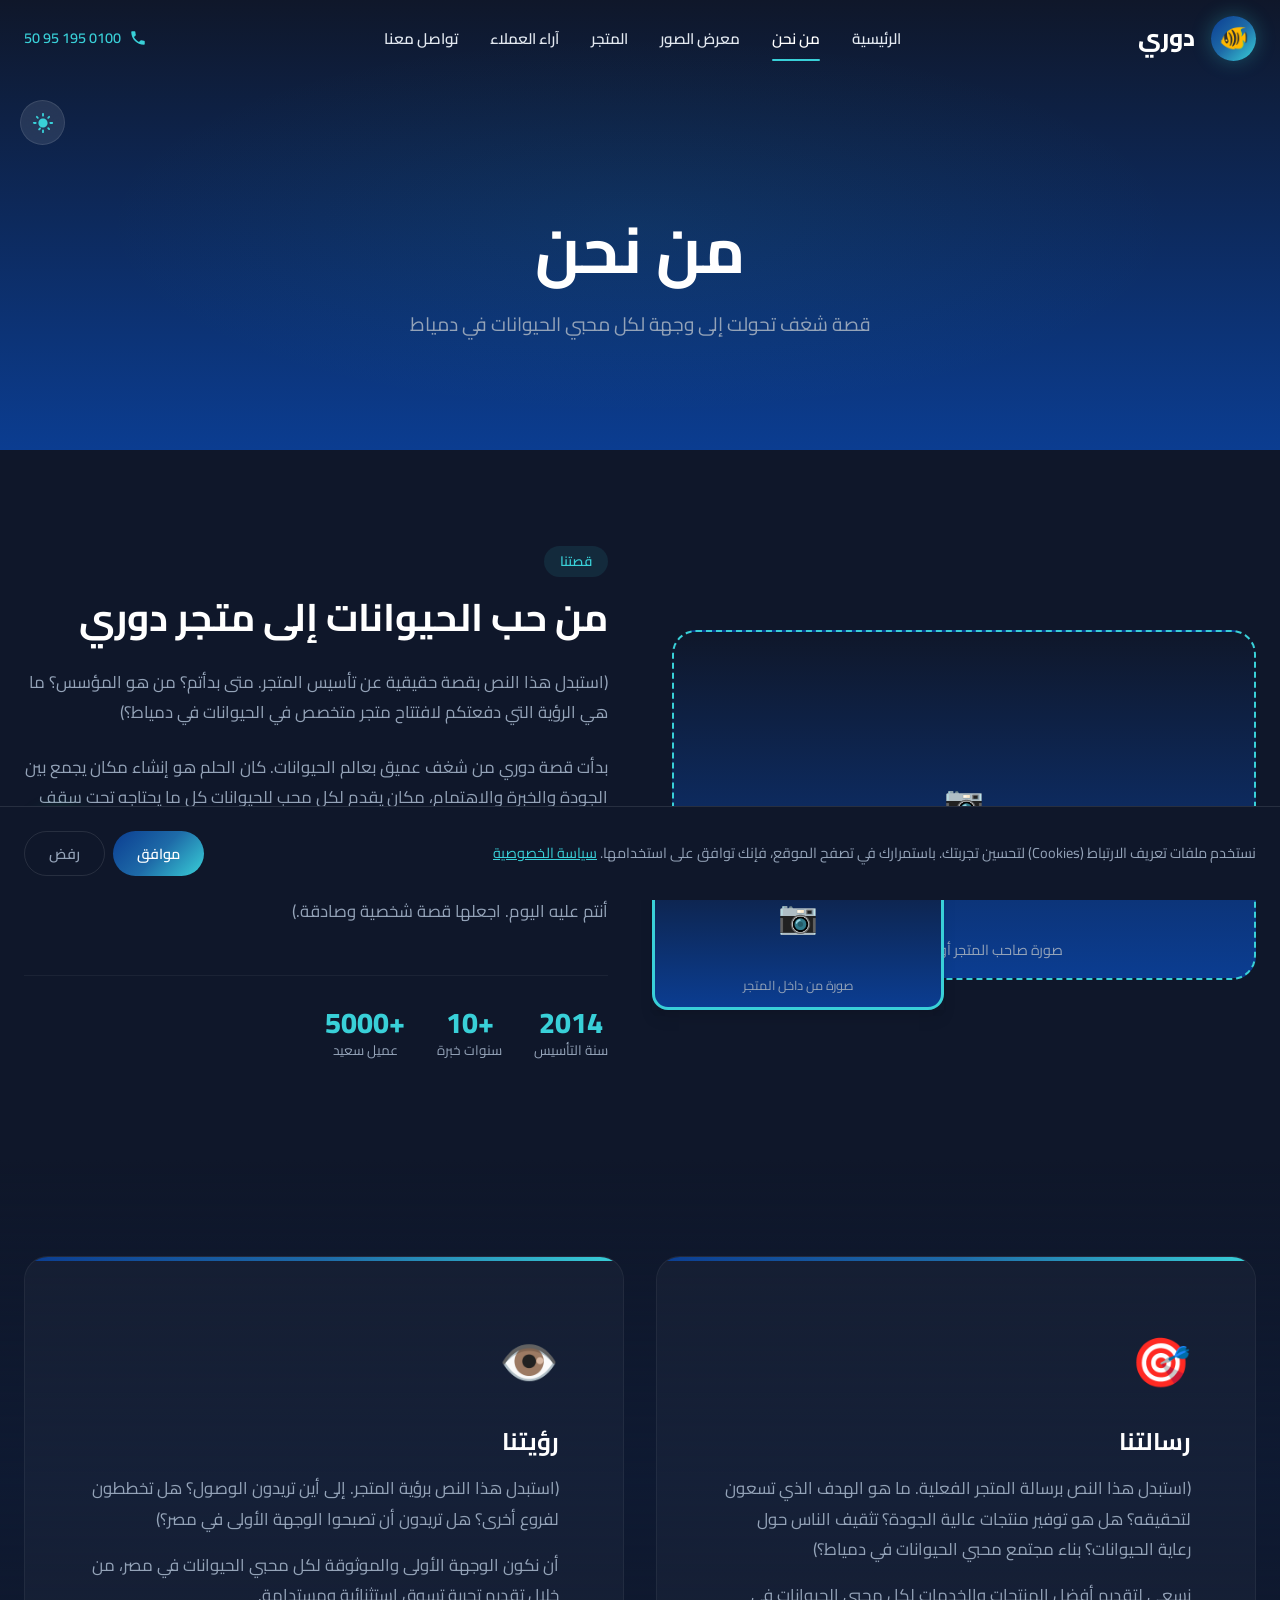
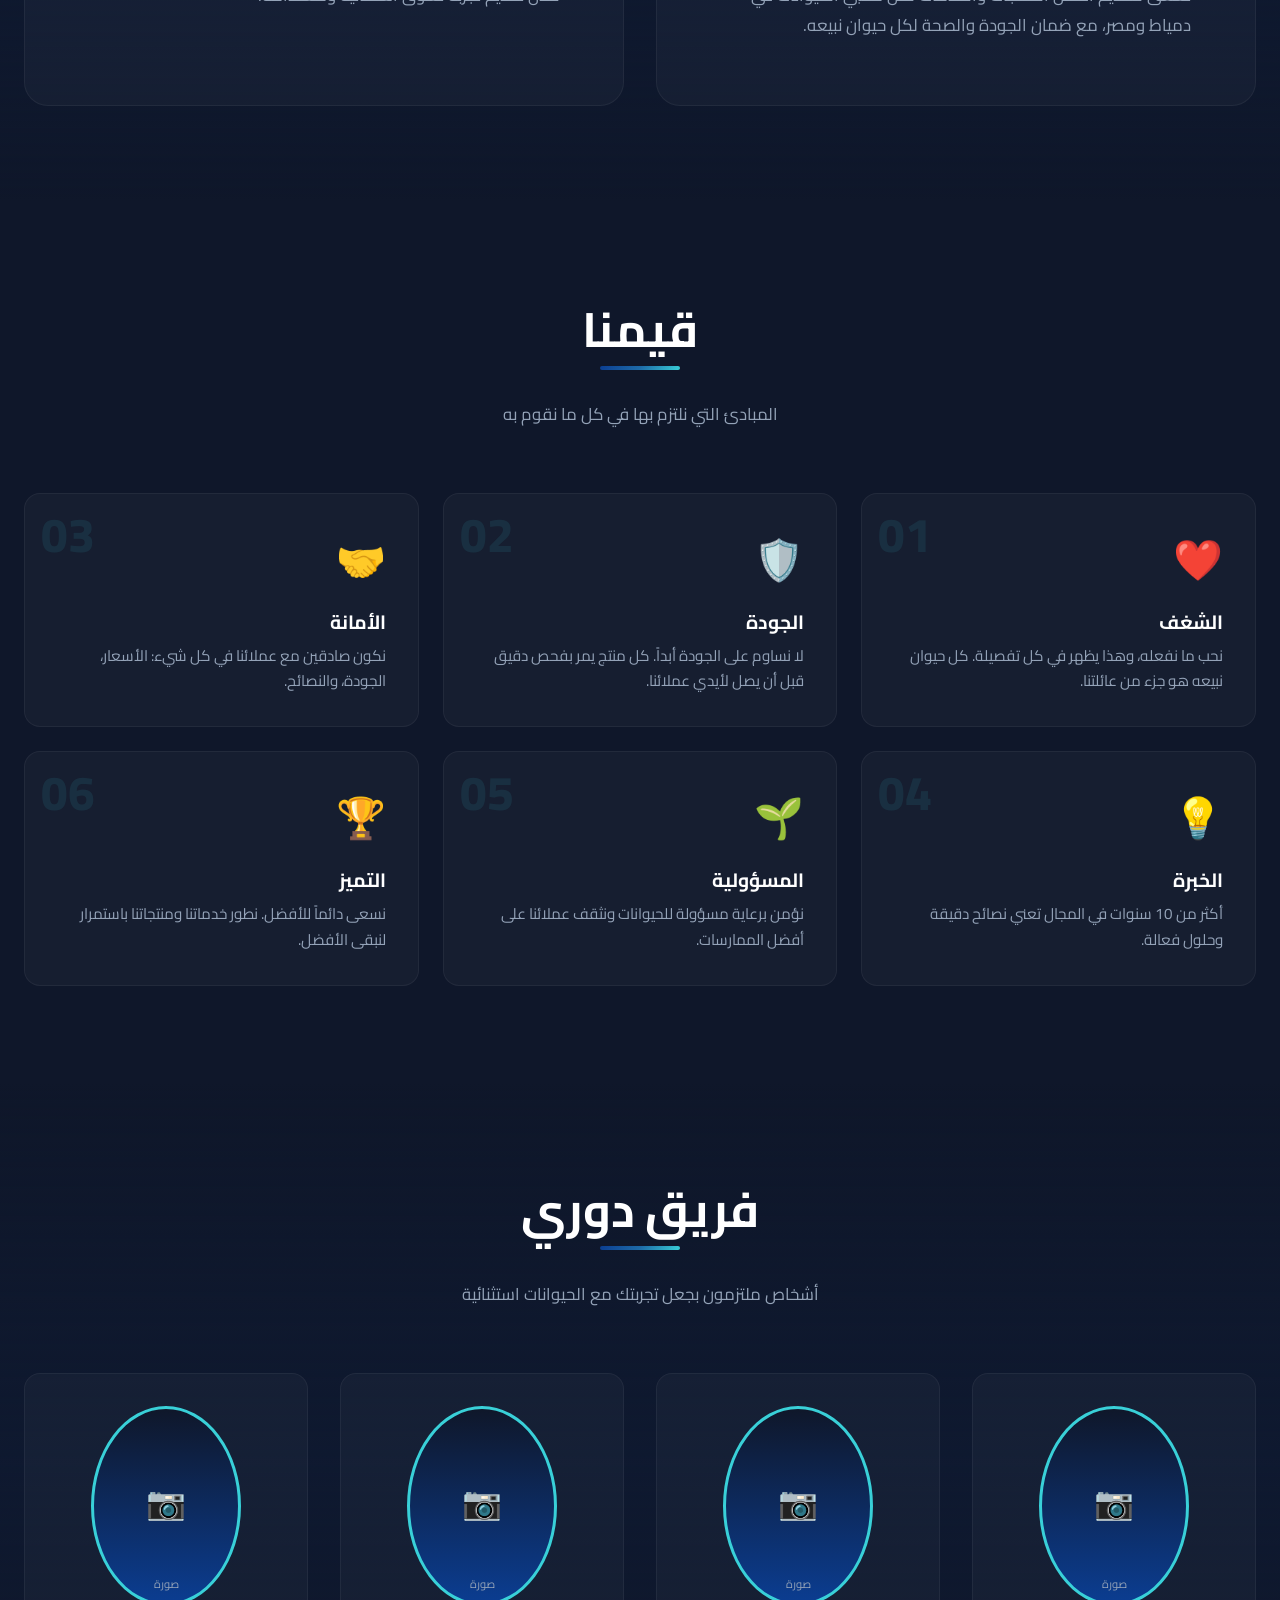
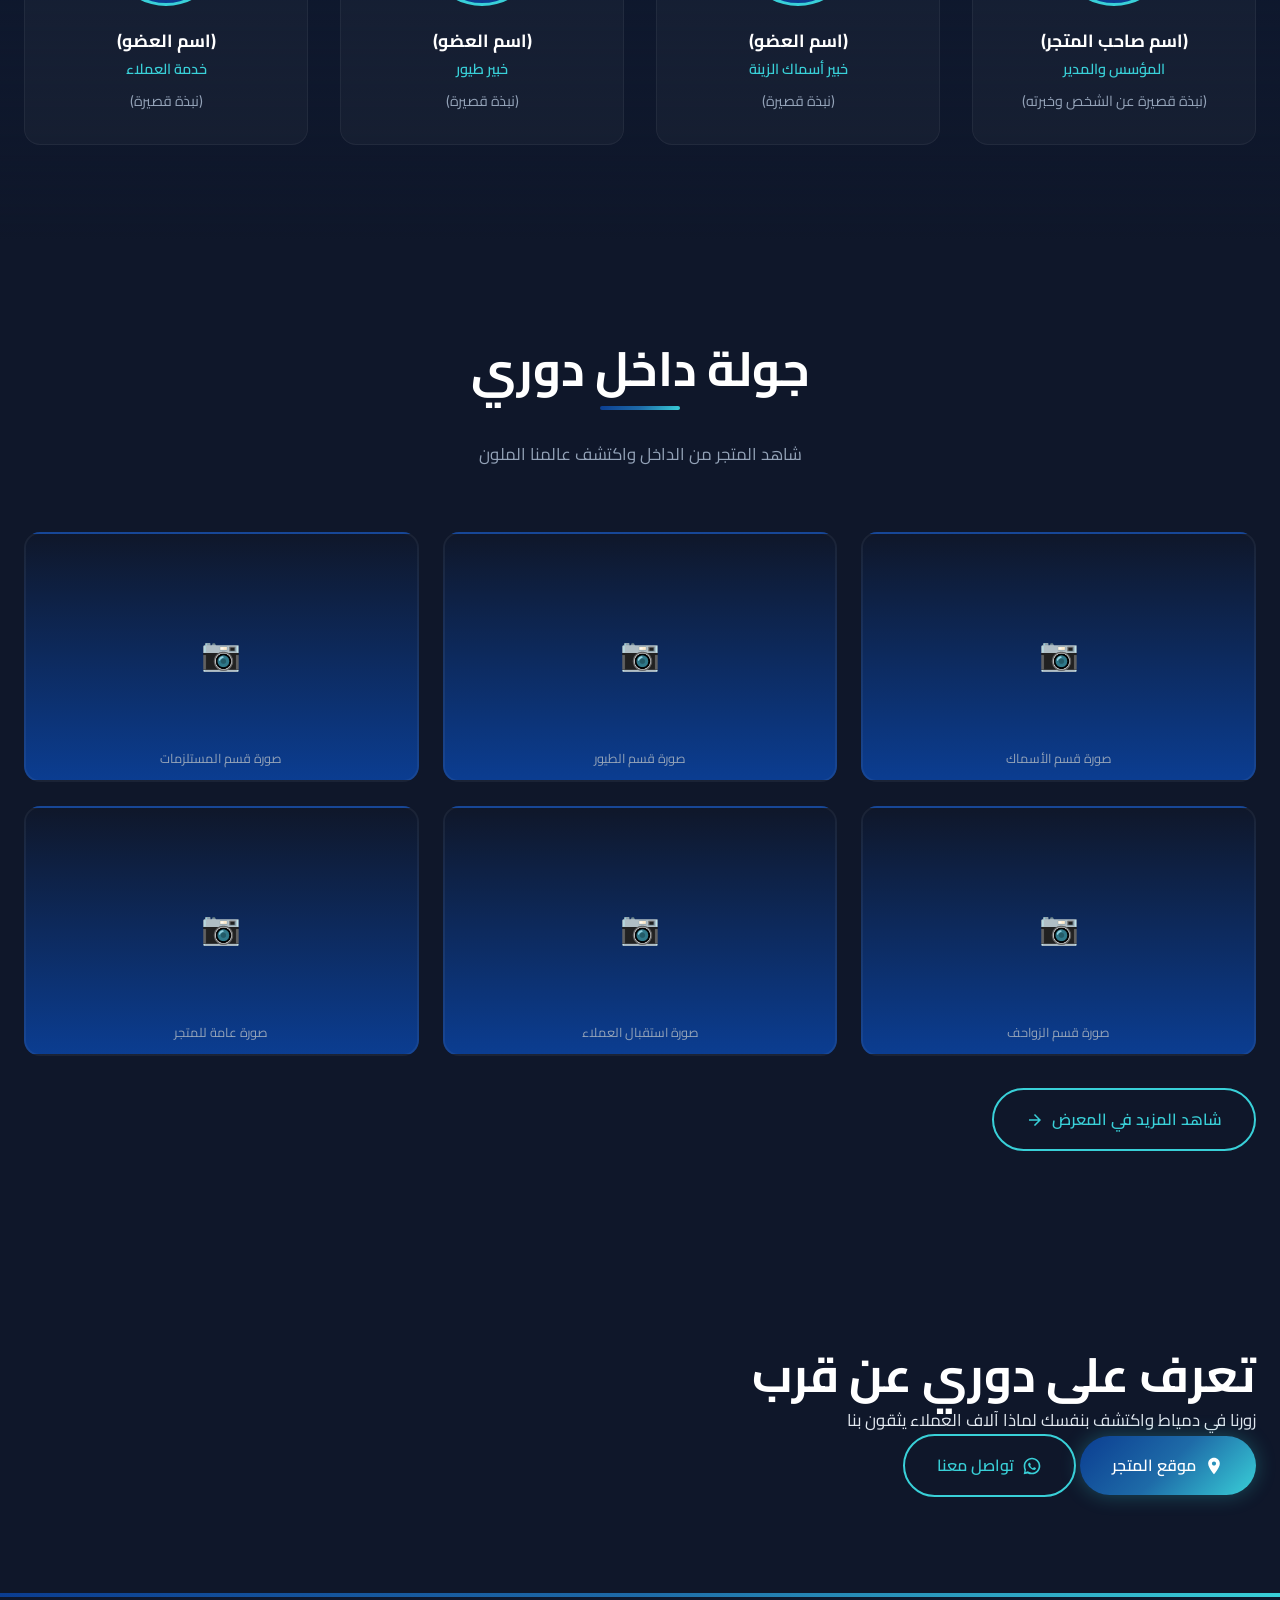
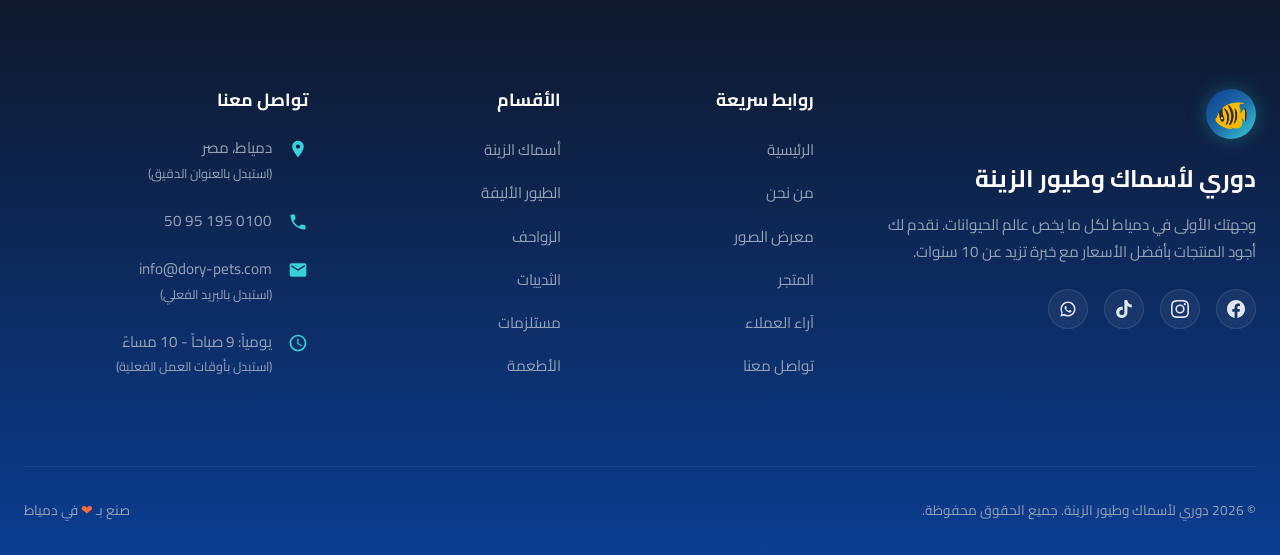
<file: about.html>
<!DOCTYPE html>
<html lang="ar" dir="rtl">
<head>
  <meta charset="UTF-8">
  <meta name="viewport" content="width=device-width, initial-scale=1.0">
  <title>من نحن | دوري لأسماك وطيور الزينة</title>
  <meta name="description" content="تعرف على قصة دوري - متجر الحيوانات الأفضل في دمياط. أكثر من 10 سنوات من الخبرة في عالم الحيوانات.">
  
  <link rel="preconnect" href="https://fonts.googleapis.com">
  <link rel="preconnect" href="https://fonts.gstatic.com" crossorigin>
  <link href="https://fonts.googleapis.com/css2?family=Cairo:wght@400;600;700;800&family=Inter:wght@400;500;600;700&display=swap" rel="stylesheet">
  
  <link rel="stylesheet" href="css/base.css">
  <link rel="stylesheet" href="css/layout.css">
  <link rel="stylesheet" href="css/animations.css">
  <link rel="stylesheet" href="css/extras.css">
  <link rel="stylesheet" href="css/pages/about.css">
  
  <link rel="icon" type="image/svg+xml" href="data:image/svg+xml,<svg xmlns='http://www.w3.org/2000/svg' viewBox='0 0 100 100'><text y='.9em' font-size='90'>🐠</text></svg>">

  <script type="application/ld+json">
  {
    "@context": "https://schema.org",
    "@type": "PetStore",
    "name": "دوري لأسماك وطيور الزينة",
    "description": "متجر متخصص في أسماك الزينة، الطيور، الزواحف، الثدييات، ومستلزمات الحيوانات في دمياط",
    "url": "https://dory-pets.com",
    "telephone": "+201001959950",
    "address": {
      "@type": "PostalAddress",
      "addressLocality": "دمياط",
      "addressCountry": "EG"
    },
    "geo": {
      "@type": "GeoCoordinates",
      "latitude": "31.4175",
      "longitude": "31.8144"
    },
    "openingHours": "Mo-Su 09:00-22:00",
    "priceRange": "$$",
    "image": "https://dory-pets.com/assets/images/store.jpg",
    "sameAs": [
      "https://www.facebook.com/dory.pets",
      "https://www.instagram.com/dory.pets",
      "https://www.tiktok.com/@dory.pets"
    ]
  }
  </script>
</head>
<body>

  <div class="particles-container"></div>

  <!-- ==================== NAVIGATION ==================== -->
  <nav class="navbar">
    <div class="container">
      <a href="index.html" class="nav-logo">
        <div class="logo-icon">🐠</div>
        <span>دوري</span>
      </a>
      
      <ul class="nav-links">
        <li><a href="index.html">الرئيسية</a></li>
        <li><a href="about.html" class="active">من نحن</a></li>
        <li><a href="gallery.html">معرض الصور</a></li>
        <li><a href="marketplace.html">المتجر</a></li>
        <li><a href="reviews.html">آراء العملاء</a></li>
        <li><a href="contact.html">تواصل معنا</a></li>
      </ul>
      
      <div class="nav-cta">
        <a href="tel:01001959950" class="phone-btn">
          <svg viewBox="0 0 24 24" fill="currentColor"><path d="M6.62 10.79c1.44 2.83 3.76 5.14 6.59 6.59l2.2-2.2c.27-.27.67-.36 1.02-.24 1.12.37 2.33.57 3.57.57.55 0 1 .45 1 1V20c0 .55-.45 1-1 1-9.39 0-17-7.61-17-17 0-.55.45-1 1-1h3.5c.55 0 1 .45 1 1 0 1.25.2 2.45.57 3.57.11.35.03.74-.25 1.02l-2.2 2.2z"/></svg>
          <span>0100 195 95 50</span>
        </a>
      </div>
      
      <button class="menu-toggle" aria-label="Toggle menu">
        <span></span><span></span><span></span>
      </button>
    </div>
  </nav>

  <!-- ==================== PAGE HEADER ==================== -->
  <section class="page-header">
    <div class="bubbles-container">
      <div class="bubble"></div><div class="bubble"></div><div class="bubble"></div>
      <div class="bubble"></div><div class="bubble"></div>
    </div>
    <div class="container">
      <div class="page-header-content reveal">
        <h1>من نحن</h1>
        <p>قصة شغف تحولت إلى وجهة لكل محبي الحيوانات في دمياط</p>
      </div>
    </div>
  </section>

  <!-- ==================== OUR STORY ==================== -->
  <section class="section story-section">
    <div class="container">
      <div class="story-grid grid grid-2">
        <div class="story-images reveal reveal-left">
          <div class="story-img-main">
            <div class="placeholder-img" style="min-height: 350px; border-radius: 24px;">
              <span style="position:absolute;bottom:15px;font-size:0.9rem;color:var(--mid-gray);">صورة صاحب المتجر أو فريق العمل</span>
            </div>
          </div>
          <div class="story-img-secondary">
            <div class="placeholder-img" style="min-height: 180px; border-radius: 16px;">
              <span style="position:absolute;bottom:10px;font-size:0.8rem;color:var(--mid-gray);">صورة من داخل المتجر</span>
            </div>
          </div>
        </div>
        
        <div class="story-content reveal reveal-right">
          <span class="section-label">قصتنا</span>
          <h2>من حب الحيوانات إلى متجر دوري</h2>
          <p>
            (استبدل هذا النص بقصة حقيقية عن تأسيس المتجر. متى بدأتم؟ من هو المؤسس؟ 
            ما هي الرؤية التي دفعتكم لافتتاح متجر متخصص في الحيوانات في دمياط؟)
          </p>
          <p>
            بدأت قصة دوري من شغف عميق بعالم الحيوانات. كان الحلم هو إنشاء مكان يجمع بين 
            الجودة والخبرة والاهتمام، مكان يقدم لكل محب للحيوانات كل ما يحتاجه تحت سقف واحد.
          </p>
          <p>
            (اكتب هنا عن رحلتكم، التحديات التي واجهتموها، اللحظات المهمة، وكيف وصلتم 
            لما أنتم عليه اليوم. اجعلها قصة شخصية وصادقة.)
          </p>
          
          <div class="story-stats">
            <div class="story-stat">
              <span class="story-stat-number">2014</span>
              <span class="story-stat-label">سنة التأسيس</span>
            </div>
            <div class="story-stat">
              <span class="story-stat-number">+10</span>
              <span class="story-stat-label">سنوات خبرة</span>
            </div>
            <div class="story-stat">
              <span class="story-stat-number">+5000</span>
              <span class="story-stat-label">عميل سعيد</span>
            </div>
          </div>
        </div>
      </div>
    </div>
  </section>

  <!-- ==================== MISSION & VISION ==================== -->
  <section class="section mission-section">
    <div class="container">
      <div class="mission-grid grid grid-2">
        <div class="mission-card reveal reveal-left">
          <div class="mission-icon">🎯</div>
          <h3>رسالتنا</h3>
          <p>
            (استبدل هذا النص برسالة المتجر الفعلية. ما هو الهدف الذي تسعون لتحقيقه؟ 
            هل هو توفير منتجات عالية الجودة؟ تثقيف الناس حول رعاية الحيوانات؟ 
            بناء مجتمع محبي الحيوانات في دمياط؟)
          </p>
          <p>
            نسعى لتقديم أفضل المنتجات والخدمات لكل محبي الحيوانات في دمياط ومصر، 
            مع ضمان الجودة والصحة لكل حيوان نبيعه.
          </p>
        </div>
        
        <div class="mission-card reveal reveal-right">
          <div class="mission-icon">👁️</div>
          <h3>رؤيتنا</h3>
          <p>
            (استبدل هذا النص برؤية المتجر. إلى أين تريدون الوصول؟ هل تخططون لفروع أخرى؟ 
            هل تريدون أن تصبحوا الوجهة الأولى في مصر؟)
          </p>
          <p>
            أن نكون الوجهة الأولى والموثوقة لكل محبي الحيوانات في مصر، 
            من خلال تقديم تجربة تسوق استثنائية ومستدامة.
          </p>
        </div>
      </div>
    </div>
  </section>

  <!-- ==================== VALUES ==================== -->
  <section class="section values-section">
    <div class="container">
      <div class="section-title reveal">
        <h2>قيمنا</h2>
        <p>المبادئ التي نلتزم بها في كل ما نقوم به</p>
      </div>
      
      <div class="values-grid grid grid-3">
        <div class="value-card reveal reveal-delay-1">
          <div class="value-number">01</div>
          <div class="value-icon">❤️</div>
          <h3>الشغف</h3>
          <p>نحب ما نفعله، وهذا يظهر في كل تفصيلة. كل حيوان نبيعه هو جزء من عائلتنا.</p>
        </div>
        
        <div class="value-card reveal reveal-delay-2">
          <div class="value-number">02</div>
          <div class="value-icon">🛡️</div>
          <h3>الجودة</h3>
          <p>لا نساوم على الجودة أبداً. كل منتج يمر بفحص دقيق قبل أن يصل لأيدي عملائنا.</p>
        </div>
        
        <div class="value-card reveal reveal-delay-3">
          <div class="value-number">03</div>
          <div class="value-icon">🤝</div>
          <h3>الأمانة</h3>
          <p>نكون صادقين مع عملائنا في كل شيء: الأسعار، الجودة، والنصائح.</p>
        </div>
        
        <div class="value-card reveal reveal-delay-1">
          <div class="value-number">04</div>
          <div class="value-icon">💡</div>
          <h3>الخبرة</h3>
          <p>أكثر من 10 سنوات في المجال تعني نصائح دقيقة وحلول فعالة.</p>
        </div>
        
        <div class="value-card reveal reveal-delay-2">
          <div class="value-number">05</div>
          <div class="value-icon">🌱</div>
          <h3>المسؤولية</h3>
          <p>نؤمن برعاية مسؤولة للحيوانات ونثقف عملائنا على أفضل الممارسات.</p>
        </div>
        
        <div class="value-card reveal reveal-delay-3">
          <div class="value-number">06</div>
          <div class="value-icon">🏆</div>
          <h3>التميز</h3>
          <p>نسعى دائماً للأفضل. نطور خدماتنا ومنتجاتنا باستمرار لنبقى الأفضل.</p>
        </div>
      </div>
    </div>
  </section>

  <!-- ==================== TEAM SECTION ==================== -->
  <section class="section team-section">
    <div class="container">
      <div class="section-title reveal">
        <h2>فريق دوري</h2>
        <p>أشخاص ملتزمون بجعل تجربتك مع الحيوانات استثنائية</p>
      </div>
      
      <div class="team-grid grid grid-4">
        <div class="team-card reveal reveal-delay-1">
          <div class="team-avatar">
            <div class="placeholder-img" style="min-height: 200px; border-radius: 50%; width: 150px; height: 150px; margin: 0 auto;">
              <span style="position:absolute;bottom:10px;font-size:0.7rem;color:var(--mid-gray);">صورة</span>
            </div>
          </div>
          <h3>(اسم صاحب المتجر)</h3>
          <span class="team-role">المؤسس والمدير</span>
          <p>(نبذة قصيرة عن الشخص وخبرته)</p>
        </div>
        
        <div class="team-card reveal reveal-delay-2">
          <div class="team-avatar">
            <div class="placeholder-img" style="min-height: 200px; border-radius: 50%; width: 150px; height: 150px; margin: 0 auto;">
              <span style="position:absolute;bottom:10px;font-size:0.7rem;color:var(--mid-gray);">صورة</span>
            </div>
          </div>
          <h3>(اسم العضو)</h3>
          <span class="team-role">خبير أسماك الزينة</span>
          <p>(نبذة قصيرة)</p>
        </div>
        
        <div class="team-card reveal reveal-delay-3">
          <div class="team-avatar">
            <div class="placeholder-img" style="min-height: 200px; border-radius: 50%; width: 150px; height: 150px; margin: 0 auto;">
              <span style="position:absolute;bottom:10px;font-size:0.7rem;color:var(--mid-gray);">صورة</span>
            </div>
          </div>
          <h3>(اسم العضو)</h3>
          <span class="team-role">خبير طيور</span>
          <p>(نبذة قصيرة)</p>
        </div>
        
        <div class="team-card reveal reveal-delay-4">
          <div class="team-avatar">
            <div class="placeholder-img" style="min-height: 200px; border-radius: 50%; width: 150px; height: 150px; margin: 0 auto;">
              <span style="position:absolute;bottom:10px;font-size:0.7rem;color:var(--mid-gray);">صورة</span>
            </div>
          </div>
          <h3>(اسم العضو)</h3>
          <span class="team-role">خدمة العملاء</span>
          <p>(نبذة قصيرة)</p>
        </div>
      </div>
    </div>
  </section>

  <!-- ==================== STORE GALLERY PREVIEW ==================== -->
  <section class="section store-gallery-section">
    <div class="container">
      <div class="section-title reveal">
        <h2>جولة داخل دوري</h2>
        <p>شاهد المتجر من الداخل واكتشف عالمنا الملون</p>
      </div>
      
      <div class="store-gallery grid grid-3">
        <div class="store-img reveal reveal-delay-1">
          <div class="placeholder-img" style="min-height: 250px; border-radius: 16px;">
            <span style="position:absolute;bottom:10px;font-size:0.8rem;color:var(--mid-gray);">صورة قسم الأسماك</span>
          </div>
        </div>
        <div class="store-img reveal reveal-delay-2">
          <div class="placeholder-img" style="min-height: 250px; border-radius: 16px;">
            <span style="position:absolute;bottom:10px;font-size:0.8rem;color:var(--mid-gray);">صورة قسم الطيور</span>
          </div>
        </div>
        <div class="store-img reveal reveal-delay-3">
          <div class="placeholder-img" style="min-height: 250px; border-radius: 16px;">
            <span style="position:absolute;bottom:10px;font-size:0.8rem;color:var(--mid-gray);">صورة قسم المستلزمات</span>
          </div>
        </div>
        <div class="store-img reveal reveal-delay-1">
          <div class="placeholder-img" style="min-height: 250px; border-radius: 16px;">
            <span style="position:absolute;bottom:10px;font-size:0.8rem;color:var(--mid-gray);">صورة قسم الزواحف</span>
          </div>
        </div>
        <div class="store-img reveal reveal-delay-2">
          <div class="placeholder-img" style="min-height: 250px; border-radius: 16px;">
            <span style="position:absolute;bottom:10px;font-size:0.8rem;color:var(--mid-gray);">صورة استقبال العملاء</span>
          </div>
        </div>
        <div class="store-img reveal reveal-delay-3">
          <div class="placeholder-img" style="min-height: 250px; border-radius: 16px;">
            <span style="position:absolute;bottom:10px;font-size:0.8rem;color:var(--mid-gray);">صورة عامة للمتجر</span>
          </div>
        </div>
      </div>
      
      <div class="text-center reveal" style="margin-top: 2rem;">
        <a href="gallery.html" class="btn btn-secondary">
          شاهد المزيد في المعرض
          <svg width="18" height="18" fill="currentColor" viewBox="0 0 24 24"><path d="M12 4l-1.41 1.41L16.17 11H4v2h12.17l-5.58 5.59L12 20l8-8z"/></svg>
        </a>
      </div>
    </div>
  </section>

  <!-- ==================== CTA ==================== -->
  <section class="section cta-section">
    <div class="container">
      <div class="cta-box reveal">
        <div class="cta-content">
          <h2>تعرف على دوري عن قرب</h2>
          <p>زورنا في دمياط واكتشف بنفسك لماذا آلاف العملاء يثقون بنا</p>
          <div class="cta-buttons">
            <a href="contact.html" class="btn btn-primary">
              <svg width="20" height="20" fill="currentColor" viewBox="0 0 24 24"><path d="M12 2C8.13 2 5 5.13 5 9c0 5.25 7 13 7 13s7-7.75 7-13c0-3.87-3.13-7-7-7zm0 9.5c-1.38 0-2.5-1.12-2.5-2.5s1.12-2.5 2.5-2.5 2.5 1.12 2.5 2.5-1.12 2.5-2.5 2.5z"/></svg>
              موقع المتجر
            </a>
            <a href="https://wa.me/201001959950" class="btn btn-secondary" target="_blank">
              <svg width="20" height="20" fill="currentColor" viewBox="0 0 24 24"><path d="M12 2C6.48 2 2 6.48 2 12c0 1.82.38 3.55 1.07 5.11L2 22l4.89-1.07A9.96 9.96 0 0012 22c5.52 0 10-4.48 10-10S17.52 2 12 2zm0 18c-1.66 0-3.22-.51-4.52-1.38l-.32-.21-2.9.64.64-2.83-.21-.32A7.96 7.96 0 014 12c0-4.41 3.59-8 8-8s8 3.59 8 8-3.59 8-8 8zm4.24-5.76c-.23-.12-1.36-.67-1.57-.75-.21-.08-.36-.12-.51.12-.15.23-.59.75-.72.9-.13.15-.27.17-.5.06-.23-.12-.97-.36-1.85-1.14-.68-.61-1.14-1.36-1.27-1.59-.13-.23-.01-.36.1-.48.1-.1.23-.27.34-.4.11-.14.15-.23.23-.38.08-.15.04-.29-.02-.4-.06-.12-.51-1.23-.7-1.68-.18-.44-.37-.38-.51-.39-.13 0-.29-.02-.44-.02-.15 0-.4.06-.61.29-.21.23-.8.78-.8 1.9s.82 2.2.93 2.35c.12.15 1.61 2.46 3.9 3.45.55.24.97.38 1.3.49.55.17 1.05.15 1.45.09.44-.06 1.36-.56 1.55-1.09.19-.54.19-1 .13-1.09-.05-.1-.19-.15-.4-.27z"/></svg>
              تواصل معنا
            </a>
          </div>
        </div>
      </div>
    </div>
  </section>

  <!-- ==================== FOOTER ==================== -->
  <footer class="footer">
    <div class="container">
      <div class="footer-grid">
        <div class="footer-brand">
          <div class="logo-icon">🐠</div>
          <h3>دوري لأسماك وطيور الزينة</h3>
          <p>وجهتك الأولى في دمياط لكل ما يخص عالم الحيوانات. نقدم لك أجود المنتجات بأفضل الأسعار مع خبرة تزيد عن 10 سنوات.</p>
          <div class="footer-social">
            <a href="#" aria-label="Facebook"><svg viewBox="0 0 24 24"><path d="M24 12.073c0-6.627-5.373-12-12-12s-12 5.373-12 12c0 5.99 4.388 10.954 10.125 11.854v-8.385H7.078v-3.47h3.047V9.43c0-3.007 1.792-4.669 4.533-4.669 1.312 0 2.686.235 2.686.235v2.953H15.83c-1.491 0-1.956.925-1.956 1.874v2.25h3.328l-.532 3.47h-2.796v8.385C19.612 23.027 24 18.062 24 12.073z"/></svg></a>
            <a href="#" aria-label="Instagram"><svg viewBox="0 0 24 24"><path d="M12 2.163c3.204 0 3.584.012 4.85.07 3.252.148 4.771 1.691 4.919 4.919.058 1.265.069 1.645.069 4.849 0 3.205-.012 3.584-.069 4.849-.149 3.225-1.664 4.771-4.919 4.919-1.266.058-1.644.07-4.85.07-3.204 0-3.584-.012-4.849-.07-3.26-.149-4.771-1.699-4.919-4.92-.058-1.265-.07-1.644-.07-4.849 0-3.204.013-3.583.07-4.849.149-3.227 1.664-4.771 4.919-4.919 1.266-.057 1.645-.069 4.849-.069zM12 0C8.741 0 8.333.014 7.053.072 2.695.272.273 2.69.073 7.052.014 8.333 0 8.741 0 12c0 3.259.014 3.668.072 4.948.2 4.358 2.618 6.78 6.98 6.98C8.333 23.986 8.741 24 12 24c3.259 0 3.668-.014 4.948-.072 4.354-.2 6.782-2.618 6.979-6.98.059-1.28.073-1.689.073-4.948 0-3.259-.014-3.667-.072-4.947-.196-4.354-2.617-6.78-6.979-6.98C15.668.014 15.259 0 12 0zm0 5.838a6.162 6.162 0 100 12.324 6.162 6.162 0 000-12.324zM12 16a4 4 0 110-8 4 4 0 010 8zm6.406-11.845a1.44 1.44 0 100 2.881 1.44 1.44 0 000-2.881z"/></svg></a>
            <a href="#" aria-label="TikTok"><svg viewBox="0 0 24 24"><path d="M12.525.02c1.31-.02 2.61-.01 3.91-.02.08 1.53.63 3.09 1.75 4.17 1.12 1.11 2.7 1.62 4.24 1.79v4.03c-1.44-.05-2.89-.35-4.2-.97-.57-.26-1.1-.59-1.62-.93-.01 2.92.01 5.84-.02 8.75-.08 1.4-.54 2.79-1.35 3.94-1.31 1.92-3.58 3.17-5.91 3.21-1.43.08-2.86-.31-4.08-1.03-2.02-1.19-3.44-3.37-3.65-5.71-.02-.5-.03-1-.01-1.49.18-1.9 1.12-3.72 2.58-4.96 1.66-1.44 3.98-2.13 6.15-1.72.02 1.48-.04 2.96-.04 4.44-.99-.32-2.15-.23-3.02.37-.63.41-1.11 1.04-1.36 1.75-.21.51-.15 1.07-.14 1.61.24 1.64 1.82 3.02 3.5 2.87 1.12-.01 2.19-.66 2.77-1.61.19-.33.4-.67.41-1.06.1-1.79.06-3.57.07-5.36.01-4.03-.01-8.05.02-12.07z"/></svg></a>
            <a href="https://wa.me/201001959950" aria-label="WhatsApp" target="_blank"><svg viewBox="0 0 24 24"><path d="M12 2C6.48 2 2 6.48 2 12c0 1.82.38 3.55 1.07 5.11L2 22l4.89-1.07A9.96 9.96 0 0012 22c5.52 0 10-4.48 10-10S17.52 2 12 2zm0 18c-1.66 0-3.22-.51-4.52-1.38l-.32-.21-2.9.64.64-2.83-.21-.32A7.96 7.96 0 014 12c0-4.41 3.59-8 8-8s8 3.59 8 8-3.59 8-8 8zm4.24-5.76c-.23-.12-1.36-.67-1.57-.75-.21-.08-.36-.12-.51.12-.15.23-.59.75-.72.9-.13.15-.27.17-.5.06-.23-.12-.97-.36-1.85-1.14-.68-.61-1.14-1.36-1.27-1.59-.13-.23-.01-.36.1-.48.1-.1.23-.27.34-.4.11-.14.15-.23.23-.38.08-.15.04-.29-.02-.4-.06-.12-.51-1.23-.7-1.68-.18-.44-.37-.38-.51-.39-.13 0-.29-.02-.44-.02-.15 0-.4.06-.61.29-.21.23-.8.78-.8 1.9s.82 2.2.93 2.35c.12.15 1.61 2.46 3.9 3.45.55.24.97.38 1.3.49.55.17 1.05.15 1.45.09.44-.06 1.36-.56 1.55-1.09.19-.54.19-1 .13-1.09-.05-.1-.19-.15-.4-.27z"/></svg></a>
          </div>
        </div>
        <div class="footer-links">
          <h4>روابط سريعة</h4>
          <ul>
            <li><a href="index.html">الرئيسية</a></li>
            <li><a href="about.html">من نحن</a></li>
            <li><a href="gallery.html">معرض الصور</a></li>
            <li><a href="marketplace.html">المتجر</a></li>
            <li><a href="reviews.html">آراء العملاء</a></li>
            <li><a href="contact.html">تواصل معنا</a></li>
          </ul>
        </div>
        <div class="footer-links">
          <h4>الأقسام</h4>
          <ul>
            <li><a href="marketplace.html?cat=fish">أسماك الزينة</a></li>
            <li><a href="marketplace.html?cat=birds">الطيور الأليفة</a></li>
            <li><a href="marketplace.html?cat=reptiles">الزواحف</a></li>
            <li><a href="marketplace.html?cat=mammals">الثدييات</a></li>
            <li><a href="marketplace.html?cat=accessories">مستلزمات</a></li>
            <li><a href="marketplace.html?cat=food">الأطعمة</a></li>
          </ul>
        </div>
        <div class="footer-contact">
          <h4>تواصل معنا</h4>
          <div class="footer-contact-item">
            <svg viewBox="0 0 24 24"><path d="M12 2C8.13 2 5 5.13 5 9c0 5.25 7 13 7 13s7-7.75 7-13c0-3.87-3.13-7-7-7zm0 9.5c-1.38 0-2.5-1.12-2.5-2.5s1.12-2.5 2.5-2.5 2.5 1.12 2.5 2.5-1.12 2.5-2.5 2.5z"/></svg>
            <span>دمياط، مصر<br><small>(استبدل بالعنوان الدقيق)</small></span>
          </div>
          <div class="footer-contact-item">
            <svg viewBox="0 0 24 24"><path d="M6.62 10.79c1.44 2.83 3.76 5.14 6.59 6.59l2.2-2.2c.27-.27.67-.36 1.02-.24 1.12.37 2.33.57 3.57.57.55 0 1 .45 1 1V20c0 .55-.45 1-1 1-9.39 0-17-7.61-17-17 0-.55.45-1 1-1h3.5c.55 0 1 .45 1 1 0 1.25.2 2.45.57 3.57.11.35.03.74-.25 1.02l-2.2 2.2z"/></svg>
            <span>0100 195 95 50</span>
          </div>
          <div class="footer-contact-item">
            <svg viewBox="0 0 24 24"><path d="M20 4H4c-1.1 0-1.99.9-1.99 2L2 18c0 1.1.9 2 2 2h16c1.1 0 2-.9 2-2V6c0-1.1-.9-2-2-2zm0 4l-8 5-8-5V6l8 5 8-5v2z"/></svg>
            <span>info@dory-pets.com<br><small>(استبدل بالبريد الفعلي)</small></span>
          </div>
          <div class="footer-contact-item">
            <svg viewBox="0 0 24 24"><path d="M11.99 2C6.47 2 2 6.48 2 12s4.47 10 9.99 10C17.52 22 22 17.52 22 12S17.52 2 11.99 2zM12 20c-4.42 0-8-3.58-8-8s3.58-8 8-8 8 3.58 8 8-3.58 8-8 8zm.5-13H11v6l5.25 3.15.75-1.23-4.5-2.67z"/></svg>
            <span>يومياً: 9 صباحاً - 10 مساءً<br><small>(استبدل بأوقات العمل الفعلية)</small></span>
          </div>
        </div>
      </div>
      <div class="footer-bottom">
        <p>© <span class="current-year"></span> دوري لأسماك وطيور الزينة. جميع الحقوق محفوظة.</p>
        <p>صنع بـ <span class="heart">❤</span> في دمياط</p>
      </div>
    </div>
  </footer>

  <a href="https://wa.me/201001959950" class="whatsapp-float" target="_blank" aria-label="تواصل عبر واتساب">
    <svg viewBox="0 0 24 24"><path d="M12 2C6.48 2 2 6.48 2 12c0 1.82.38 3.55 1.07 5.11L2 22l4.89-1.07A9.96 9.96 0 0012 22c5.52 0 10-4.48 10-10S17.52 2 12 2zm0 18c-1.66 0-3.22-.51-4.52-1.38l-.32-.21-2.9.64.64-2.83-.21-.32A7.96 7.96 0 014 12c0-4.41 3.59-8 8-8s8 3.59 8 8-3.59 8-8 8zm4.24-5.76c-.23-.12-1.36-.67-1.57-.75-.21-.08-.36-.12-.51.12-.15.23-.59.75-.72.9-.13.15-.27.17-.5.06-.23-.12-.97-.36-1.85-1.14-.68-.61-1.14-1.36-1.27-1.59-.13-.23-.01-.36.1-.48.1-.1.23-.27.34-.4.11-.14.15-.23.23-.38.08-.15.04-.29-.02-.4-.06-.12-.51-1.23-.7-1.68-.18-.44-.37-.38-.51-.39-.13 0-.29-.02-.44-.02-.15 0-.4.06-.61.29-.21.23-.8.78-.8 1.9s.82 2.2.93 2.35c.12.15 1.61 2.46 3.9 3.45.55.24.97.38 1.3.49.55.17 1.05.15 1.45.09.44-.06 1.36-.56 1.55-1.09.19-.54.19-1 .13-1.09-.05-.1-.19-.15-.4-.27z"/></svg>
  </a>

  <button class="back-to-top" aria-label="العودة للأعلى">
    <svg viewBox="0 0 24 24"><path d="M7.41 15.41L12 10.83l4.59 4.58L18 14l-6-6-6 6z"/></svg>
  </button>

  <script src="js/main.js"></script>
  <script src="js/extras.js"></script>
</body>
</html>
</file>
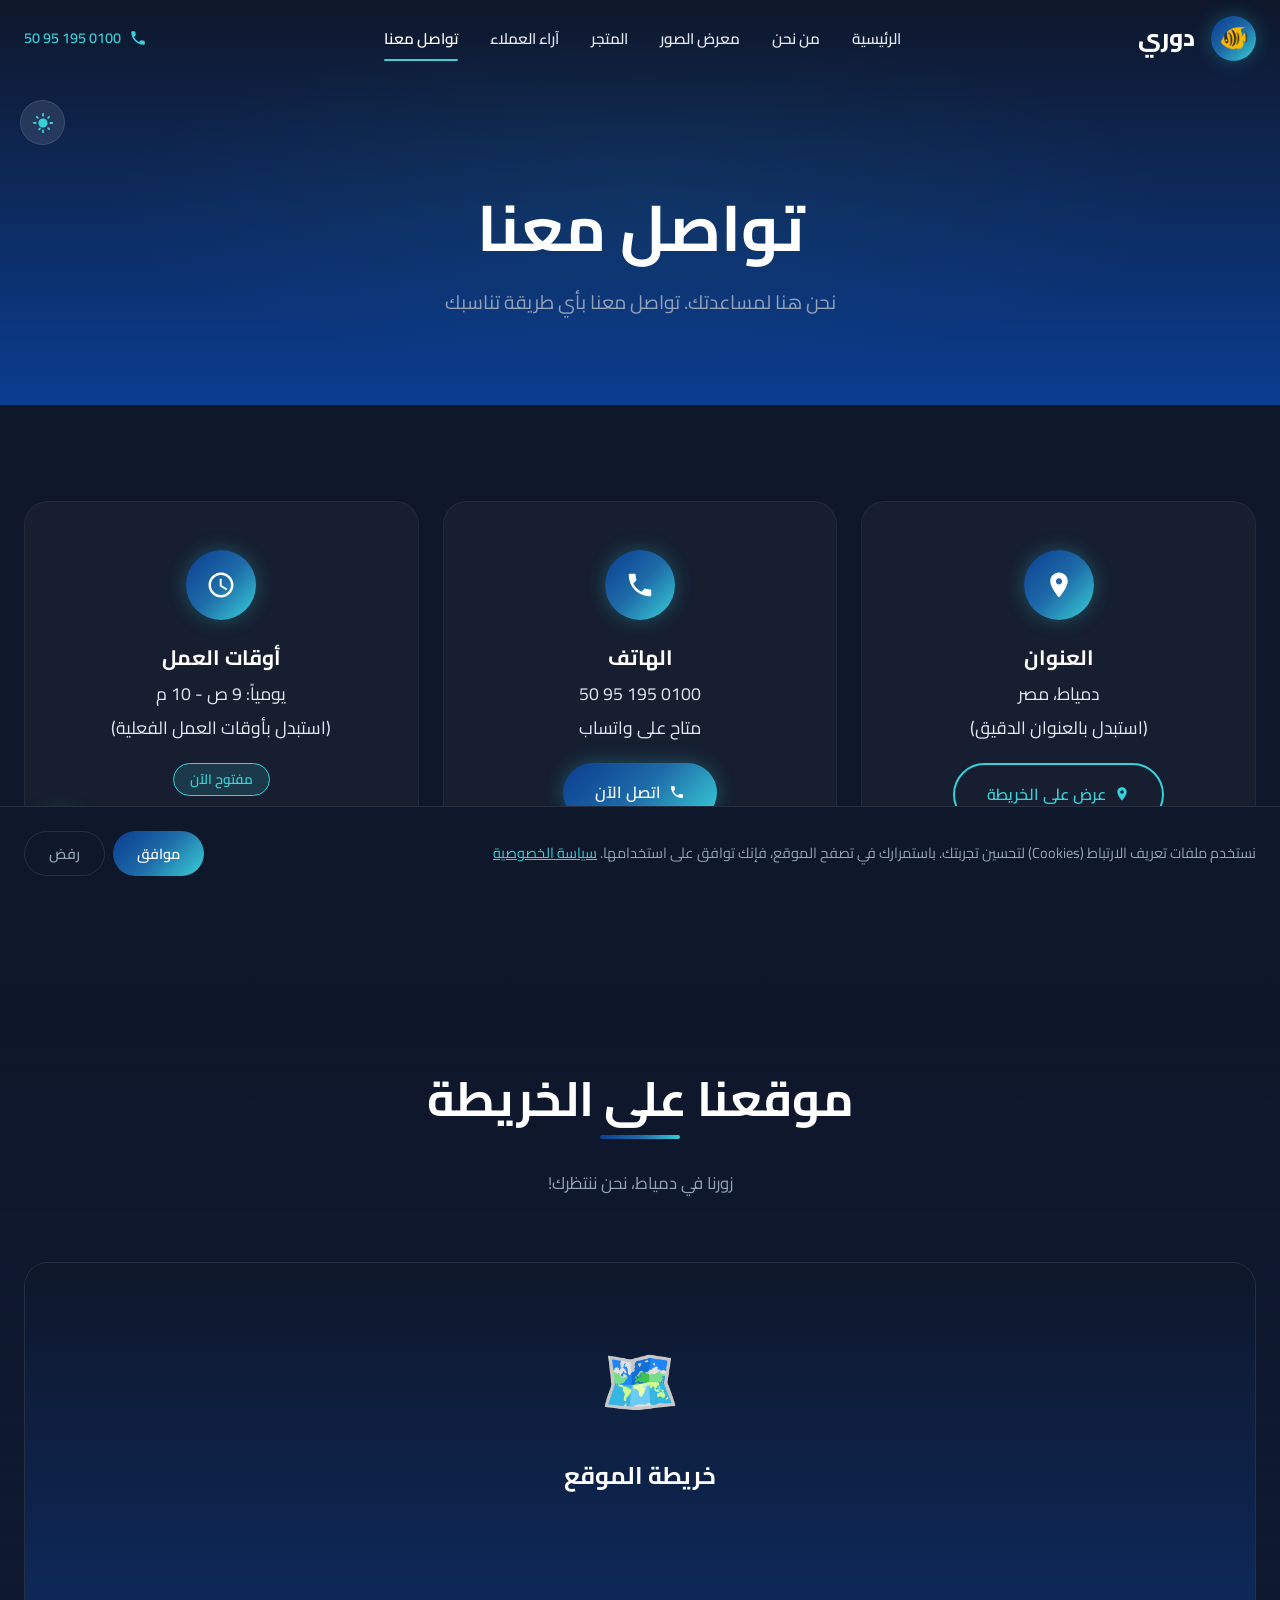
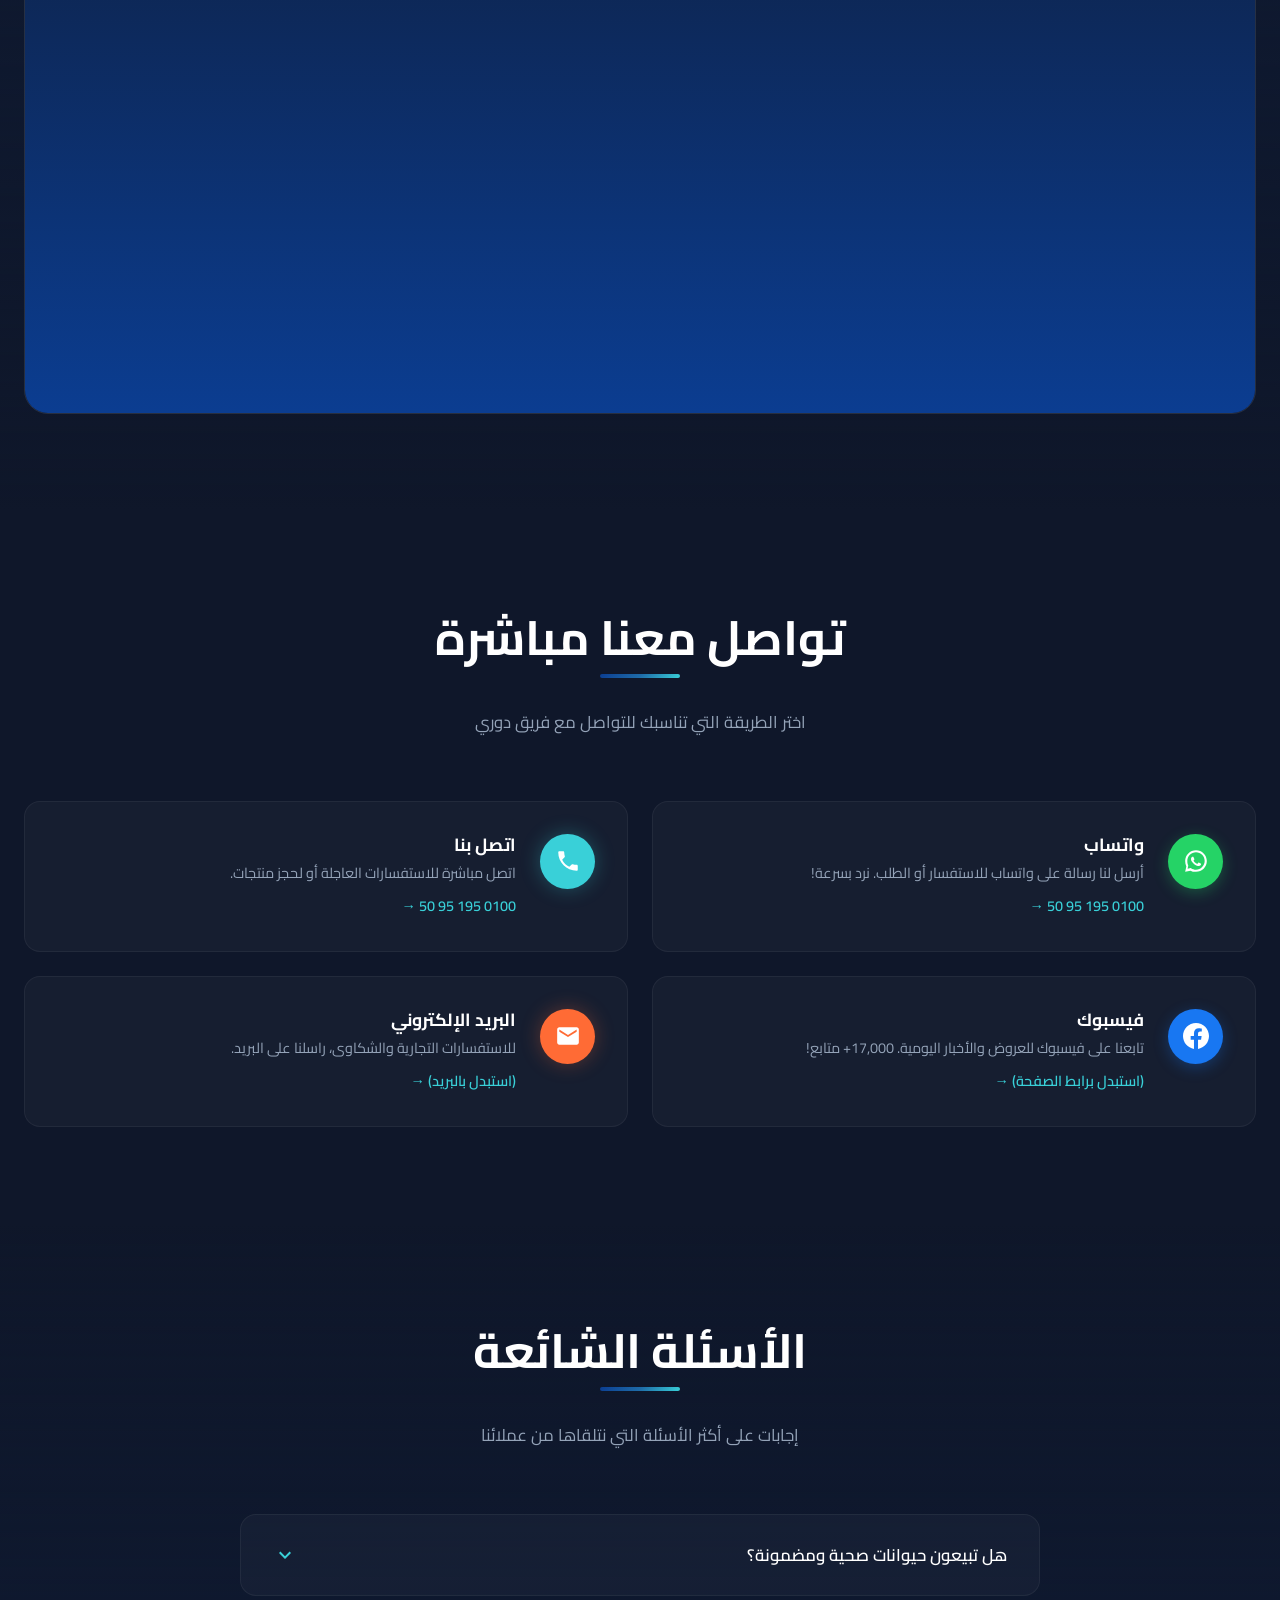
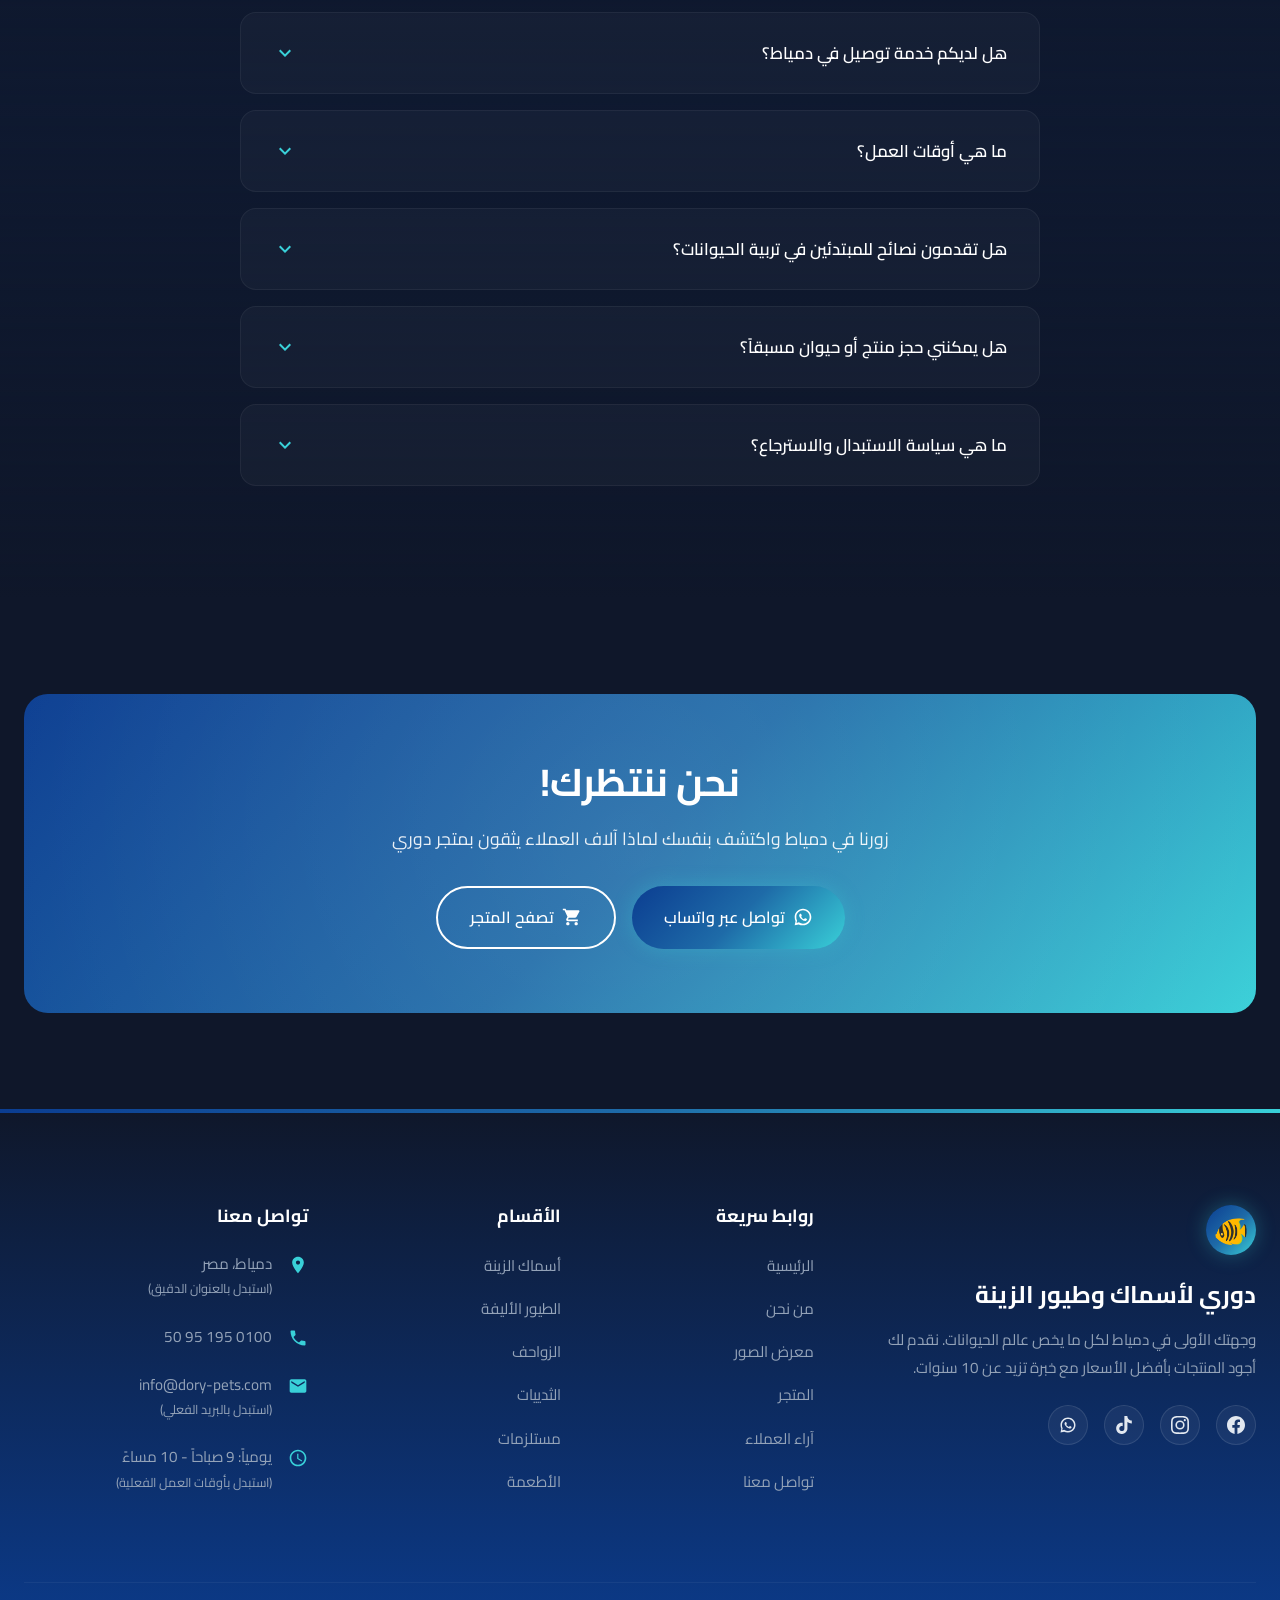
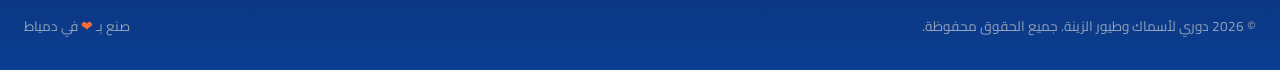
<file: contact.html>
<!DOCTYPE html>
<html lang="ar" dir="rtl">
<head>
  <meta charset="UTF-8">
  <meta name="viewport" content="width=device-width, initial-scale=1.0">
  <title>تواصل معنا | دوري لأسماك وطيور الزينة</title>
  <meta name="description" content="تواصل مع دوري في دمياط. موقع المتجر، رقم الهاتف، واتساب، وأوقات العمل.">
  
  <link rel="preconnect" href="https://fonts.googleapis.com">
  <link rel="preconnect" href="https://fonts.gstatic.com" crossorigin>
  <link href="https://fonts.googleapis.com/css2?family=Cairo:wght@400;600;700;800&family=Inter:wght@400;500;600;700&display=swap" rel="stylesheet">
  
  <link rel="stylesheet" href="css/base.css">
  <link rel="stylesheet" href="css/layout.css">
  <link rel="stylesheet" href="css/animations.css">
  <link rel="stylesheet" href="css/extras.css">
  <link rel="stylesheet" href="css/pages/contact.css">
  
  <link rel="icon" type="image/svg+xml" href="data:image/svg+xml,<svg xmlns='http://www.w3.org/2000/svg' viewBox='0 0 100 100'><text y='.9em' font-size='90'>🐠</text></svg>">

  <script type="application/ld+json">
  {
    "@context": "https://schema.org",
    "@type": "PetStore",
    "name": "دوري لأسماك وطيور الزينة",
    "description": "متجر متخصص في أسماك الزينة، الطيور، الزواحف، الثدييات، ومستلزمات الحيوانات في دمياط",
    "url": "https://dory-pets.com",
    "telephone": "+201001959950",
    "address": {
      "@type": "PostalAddress",
      "addressLocality": "دمياط",
      "addressCountry": "EG"
    },
    "geo": {
      "@type": "GeoCoordinates",
      "latitude": "31.4175",
      "longitude": "31.8144"
    },
    "openingHours": "Mo-Su 09:00-22:00",
    "priceRange": "$$",
    "image": "https://dory-pets.com/assets/images/store.jpg",
    "sameAs": [
      "https://www.facebook.com/dory.pets",
      "https://www.instagram.com/dory.pets",
      "https://www.tiktok.com/@dory.pets"
    ]
  }
  </script>
</head>
<body>

  <div class="particles-container"></div>

  <!-- ==================== NAVIGATION ==================== -->
  <nav class="navbar">
    <div class="container">
      <a href="index.html" class="nav-logo">
        <div class="logo-icon">🐠</div>
        <span>دوري</span>
      </a>
      
      <ul class="nav-links">
        <li><a href="index.html">الرئيسية</a></li>
        <li><a href="about.html">من نحن</a></li>
        <li><a href="gallery.html">معرض الصور</a></li>
        <li><a href="marketplace.html">المتجر</a></li>
        <li><a href="reviews.html">آراء العملاء</a></li>
        <li><a href="contact.html" class="active">تواصل معنا</a></li>
      </ul>
      
      <div class="nav-cta">
        <a href="tel:01001959950" class="phone-btn">
          <svg viewBox="0 0 24 24" fill="currentColor"><path d="M6.62 10.79c1.44 2.83 3.76 5.14 6.59 6.59l2.2-2.2c.27-.27.67-.36 1.02-.24 1.12.37 2.33.57 3.57.57.55 0 1 .45 1 1V20c0 .55-.45 1-1 1-9.39 0-17-7.61-17-17 0-.55.45-1 1-1h3.5c.55 0 1 .45 1 1 0 1.25.2 2.45.57 3.57.11.35.03.74-.25 1.02l-2.2 2.2z"/></svg>
          <span>0100 195 95 50</span>
        </a>
      </div>
      
      <button class="menu-toggle" aria-label="Toggle menu">
        <span></span><span></span><span></span>
      </button>
    </div>
  </nav>

  <!-- ==================== PAGE HEADER ==================== -->
  <section class="page-header">
    <div class="bubbles-container">
      <div class="bubble"></div><div class="bubble"></div><div class="bubble"></div>
      <div class="bubble"></div><div class="bubble"></div>
    </div>
    <div class="container">
      <div class="page-header-content reveal">
        <h1>تواصل معنا</h1>
        <p>نحن هنا لمساعدتك. تواصل معنا بأي طريقة تناسبك</p>
      </div>
    </div>
  </section>

  <!-- ==================== CONTACT INFO CARDS ==================== -->
  <section class="section contact-info-section">
    <div class="container">
      <div class="contact-grid grid grid-3">
        <div class="contact-card reveal reveal-delay-1">
          <div class="contact-icon-bg">
            <svg viewBox="0 0 24 24" fill="currentColor"><path d="M12 2C8.13 2 5 5.13 5 9c0 5.25 7 13 7 13s7-7.75 7-13c0-3.87-3.13-7-7-7zm0 9.5c-1.38 0-2.5-1.12-2.5-2.5s1.12-2.5 2.5-2.5 2.5 1.12 2.5 2.5-1.12 2.5-2.5 2.5z"/></svg>
          </div>
          <h3>العنوان</h3>
          <p>دمياط، مصر</p>
          <p class="contact-note">(استبدل بالعنوان الدقيق)</p>
          <a href="#map" class="btn btn-secondary" style="margin-top: var(--space-md);">
            <svg width="16" height="16" fill="currentColor" viewBox="0 0 24 24"><path d="M12 2C8.13 2 5 5.13 5 9c0 5.25 7 13 7 13s7-7.75 7-13c0-3.87-3.13-7-7-7zm0 9.5c-1.38 0-2.5-1.12-2.5-2.5s1.12-2.5 2.5-2.5 2.5 1.12 2.5 2.5-1.12 2.5-2.5 2.5z"/></svg>
            عرض على الخريطة
          </a>
        </div>
        
        <div class="contact-card reveal reveal-delay-2">
          <div class="contact-icon-bg">
            <svg viewBox="0 0 24 24" fill="currentColor"><path d="M6.62 10.79c1.44 2.83 3.76 5.14 6.59 6.59l2.2-2.2c.27-.27.67-.36 1.02-.24 1.12.37 2.33.57 3.57.57.55 0 1 .45 1 1V20c0 .55-.45 1-1 1-9.39 0-17-7.61-17-17 0-.55.45-1 1-1h3.5c.55 0 1 .45 1 1 0 1.25.2 2.45.57 3.57.11.35.03.74-.25 1.02l-2.2 2.2z"/></svg>
          </div>
          <h3>الهاتف</h3>
          <p>0100 195 95 50</p>
          <p class="contact-note">متاح على واتساب</p>
          <a href="tel:01001959950" class="btn btn-primary" style="margin-top: var(--space-md);">
            <svg width="16" height="16" fill="currentColor" viewBox="0 0 24 24"><path d="M6.62 10.79c1.44 2.83 3.76 5.14 6.59 6.59l2.2-2.2c.27-.27.67-.36 1.02-.24 1.12.37 2.33.57 3.57.57.55 0 1 .45 1 1V20c0 .55-.45 1-1 1-9.39 0-17-7.61-17-17 0-.55.45-1 1-1h3.5c.55 0 1 .45 1 1 0 1.25.2 2.45.57 3.57.11.35.03.74-.25 1.02l-2.2 2.2z"/></svg>
            اتصل الآن
          </a>
        </div>
        
        <div class="contact-card reveal reveal-delay-3">
          <div class="contact-icon-bg">
            <svg viewBox="0 0 24 24" fill="currentColor"><path d="M11.99 2C6.47 2 2 6.48 2 12s4.47 10 9.99 10C17.52 22 22 17.52 22 12S17.52 2 11.99 2zM12 20c-4.42 0-8-3.58-8-8s3.58-8 8-8 8 3.58 8 8-3.58 8-8 8zm.5-13H11v6l5.25 3.15.75-1.23-4.5-2.67z"/></svg>
          </div>
          <h3>أوقات العمل</h3>
          <p>يومياً: 9 ص - 10 م</p>
          <p class="contact-note">(استبدل بأوقات العمل الفعلية)</p>
          <span class="badge badge-cyan" style="margin-top: var(--space-md); display: inline-block;">مفتوح الآن</span>
        </div>
      </div>
    </div>
  </section>

  <!-- ==================== MAP SECTION ==================== -->
  <section class="section map-section" id="map">
    <div class="container">
      <div class="section-title reveal">
        <h2>موقعنا على الخريطة</h2>
        <p>زورنا في دمياط، نحن ننتظرك!</p>
      </div>
      
      <div class="map-container reveal">
        <div class="map-placeholder">
          <div class="map-icon">🗺️</div>
          <h3>خريطة الموقع</h3>
          <iframe src="https://www.google.com/maps/embed?pb=!1m18!1m12!1m3!1d3404.4903541790172!2d31.80126451234444!3d31.428164874149058!2m3!1f0!2f0!3f0!3m2!1i1024!2i768!4f13.1!3m3!1m2!1s0x14f9e554e3c6592d%3A0x1e2b563022a8f934!2z2K_ZiNix2Yog2YTYo9iz2YXYp9mDINmI2LfZitmI2LEg2KfZhNiy2YrZhtip!5e0!3m2!1sen!2seg!4v1781113545030!5m2!1sen!2seg" width="600" height="450" style="border:0;" allowfullscreen="" loading="lazy" referrerpolicy="no-referrer-when-downgrade"></iframe>
        </div>
      </div>
    </div>
  </section>

  <!-- ==================== CONTACT METHODS ==================== -->
  <section class="section contact-methods-section">
    <div class="container">
      <div class="section-title reveal">
        <h2>تواصل معنا مباشرة</h2>
        <p>اختر الطريقة التي تناسبك للتواصل مع فريق دوري</p>
      </div>
      
      <div class="methods-grid grid grid-2">
        <a href="https://wa.me/201001959950" class="method-card reveal reveal-delay-1" target="_blank">
          <div class="method-icon whatsapp">
            <svg viewBox="0 0 24 24" fill="currentColor"><path d="M12 2C6.48 2 2 6.48 2 12c0 1.82.38 3.55 1.07 5.11L2 22l4.89-1.07A9.96 9.96 0 0012 22c5.52 0 10-4.48 10-10S17.52 2 12 2zm0 18c-1.66 0-3.22-.51-4.52-1.38l-.32-.21-2.9.64.64-2.83-.21-.32A7.96 7.96 0 014 12c0-4.41 3.59-8 8-8s8 3.59 8 8-3.59 8-8 8zm4.24-5.76c-.23-.12-1.36-.67-1.57-.75-.21-.08-.36-.12-.51.12-.15.23-.59.75-.72.9-.13.15-.27.17-.5.06-.23-.12-.97-.36-1.85-1.14-.68-.61-1.14-1.36-1.27-1.59-.13-.23-.01-.36.1-.48.1-.1.23-.27.34-.4.11-.14.15-.23.23-.38.08-.15.04-.29-.02-.4-.06-.12-.51-1.23-.7-1.68-.18-.44-.37-.38-.51-.39-.13 0-.29-.02-.44-.02-.15 0-.4.06-.61.29-.21.23-.8.78-.8 1.9s.82 2.2.93 2.35c.12.15 1.61 2.46 3.9 3.45.55.24.97.38 1.3.49.55.17 1.05.15 1.45.09.44-.06 1.36-.56 1.55-1.09.19-.54.19-1 .13-1.09-.05-.1-.19-.15-.4-.27z"/></svg>
          </div>
          <div class="method-content">
            <h3>واتساب</h3>
            <p>أرسل لنا رسالة على واتساب للاستفسار أو الطلب. نرد بسرعة!</p>
            <span class="method-link">0100 195 95 50 →</span>
          </div>
        </a>
        
        <a href="tel:01001959950" class="method-card reveal reveal-delay-2">
          <div class="method-icon phone">
            <svg viewBox="0 0 24 24" fill="currentColor"><path d="M6.62 10.79c1.44 2.83 3.76 5.14 6.59 6.59l2.2-2.2c.27-.27.67-.36 1.02-.24 1.12.37 2.33.57 3.57.57.55 0 1 .45 1 1V20c0 .55-.45 1-1 1-9.39 0-17-7.61-17-17 0-.55.45-1 1-1h3.5c.55 0 1 .45 1 1 0 1.25.2 2.45.57 3.57.11.35.03.74-.25 1.02l-2.2 2.2z"/></svg>
          </div>
          <div class="method-content">
            <h3>اتصل بنا</h3>
            <p>اتصل مباشرة للاستفسارات العاجلة أو لحجز منتجات.</p>
            <span class="method-link">0100 195 95 50 →</span>
          </div>
        </a>
        
        <a href="#" class="method-card reveal reveal-delay-1" onclick="showToast('استبدل هذا الرابط بصفحة فيسبوك المتجر'); return false;">
          <div class="method-icon facebook">
            <svg viewBox="0 0 24 24" fill="currentColor"><path d="M24 12.073c0-6.627-5.373-12-12-12s-12 5.373-12 12c0 5.99 4.388 10.954 10.125 11.854v-8.385H7.078v-3.47h3.047V9.43c0-3.007 1.792-4.669 4.533-4.669 1.312 0 2.686.235 2.686.235v2.953H15.83c-1.491 0-1.956.925-1.956 1.874v2.25h3.328l-.532 3.47h-2.796v8.385C19.612 23.027 24 18.062 24 12.073z"/></svg>
          </div>
          <div class="method-content">
            <h3>فيسبوك</h3>
            <p>تابعنا على فيسبوك للعروض والأخبار اليومية. 17,000+ متابع!</p>
            <span class="method-link">(استبدل برابط الصفحة) →</span>
          </div>
        </a>
        
        <a href="#" class="method-card reveal reveal-delay-2" onclick="showToast('استبدل هذا الرابط ببريد المتجر الإلكتروني'); return false;">
          <div class="method-icon email">
            <svg viewBox="0 0 24 24" fill="currentColor"><path d="M20 4H4c-1.1 0-1.99.9-1.99 2L2 18c0 1.1.9 2 2 2h16c1.1 0 2-.9 2-2V6c0-1.1-.9-2-2-2zm0 4l-8 5-8-5V6l8 5 8-5v2z"/></svg>
          </div>
          <div class="method-content">
            <h3>البريد الإلكتروني</h3>
            <p>للاستفسارات التجارية والشكاوى، راسلنا على البريد.</p>
            <span class="method-link">(استبدل بالبريد) →</span>
          </div>
        </a>
      </div>
    </div>
  </section>

  <!-- ==================== FAQ SECTION ==================== -->
  <section class="section faq-section">
    <div class="container">
      <div class="section-title reveal">
        <h2>الأسئلة الشائعة</h2>
        <p>إجابات على أكثر الأسئلة التي نتلقاها من عملائنا</p>
      </div>
      
      <div class="faq-grid reveal">
        <div class="faq-item">
          <button class="faq-question">
            <span>هل تبيعون حيوانات صحية ومضمونة؟</span>
            <svg class="faq-icon" viewBox="0 0 24 24" fill="currentColor"><path d="M7.41 8.59L12 13.17l4.59-4.58L18 10l-6 6-6-6 1.41-1.41z"/></svg>
          </button>
          <div class="faq-answer">
            <p>نعم، نحن نضمن صحة جميع الحيوانات التي نبيعها. كل حيوان يمر بفحص صحي قبل البيع، ونقدم ضمان استبدال في حالة وجود أي مشكلة صحية خلال فترة محددة.</p>
          </div>
        </div>
        
        <div class="faq-item">
          <button class="faq-question">
            <span>هل لديكم خدمة توصيل في دمياط؟</span>
            <svg class="faq-icon" viewBox="0 0 24 24" fill="currentColor"><path d="M7.41 8.59L12 13.17l4.59-4.58L18 10l-6 6-6-6 1.41-1.41z"/></svg>
          </button>
          <div class="faq-answer">
            <p>نعم، نوفر خدمة توصيل في دمياط وما حولها. التوصيل آمن ومخصص للحيوانات الحية لضمان وصولها بصحة جيدة. التكلفة تعتمد على المسافة.</p>
          </div>
        </div>
        
        <div class="faq-item">
          <button class="faq-question">
            <span>ما هي أوقات العمل؟</span>
            <svg class="faq-icon" viewBox="0 0 24 24" fill="currentColor"><path d="M7.41 8.59L12 13.17l4.59-4.58L18 10l-6 6-6-6 1.41-1.41z"/></svg>
          </button>
          <div class="faq-answer">
            <p>(استبدل بأوقات العمل الفعلية) المتجر مفتوح يومياً من 9 صباحاً حتى 10 مساءً. في أيام العطل قد تختلف الأوقات، تابعونا على فيسبوك للتحديثات.</p>
          </div>
        </div>
        
        <div class="faq-item">
          <button class="faq-question">
            <span>هل تقدمون نصائح للمبتدئين في تربية الحيوانات؟</span>
            <svg class="faq-icon" viewBox="0 0 24 24" fill="currentColor"><path d="M7.41 8.59L12 13.17l4.59-4.58L18 10l-6 6-6-6 1.41-1.41z"/></svg>
          </button>
          <div class="faq-answer">
            <p>بالتأكيد! فريقنا متخصص ويقدم نصائح مجانية لجميع العملاء. سواء كنت مبتدئاً أو محترفاً، نساعدك في اختيار الحيوان المناسب وتعلم كيفية رعايته.</p>
          </div>
        </div>
        
        <div class="faq-item">
          <button class="faq-question">
            <span>هل يمكنني حجز منتج أو حيوان مسبقاً؟</span>
            <svg class="faq-icon" viewBox="0 0 24 24" fill="currentColor"><path d="M7.41 8.59L12 13.17l4.59-4.58L18 10l-6 6-6-6 1.41-1.41z"/></svg>
          </button>
          <div class="faq-answer">
            <p>نعم، يمكنك حجز أي منتج أو حيوان عبر واتساب أو الهاتف. نحتفظ بالحجز لمدة 24 ساعة. التواصل المبكر يضمن لك الحصول على ما تريد.</p>
          </div>
        </div>
        
        <div class="faq-item">
          <button class="faq-question">
            <span>ما هي سياسة الاستبدال والاسترجاع؟</span>
            <svg class="faq-icon" viewBox="0 0 24 24" fill="currentColor"><path d="M7.41 8.59L12 13.17l4.59-4.58L18 10l-6 6-6-6 1.41-1.41z"/></svg>
          </button>
          <div class="faq-answer">
            <p>نقدم ضمان استبدال خلال 48 ساعة في حالة وجود مشكلة صحية في الحيوان. للمستلزمات، يمكن الاستبدال خلال 7 أيام بشرط أن تكون بحالتها الأصلية.</p>
          </div>
        </div>
      </div>
    </div>
  </section>

  <!-- ==================== CTA ==================== -->
  <section class="section cta-section">
    <div class="container">
      <div class="cta-box reveal">
        <div class="cta-content">
          <h2>نحن ننتظرك!</h2>
          <p>زورنا في دمياط واكتشف بنفسك لماذا آلاف العملاء يثقون بمتجر دوري</p>
          <div class="cta-buttons">
            <a href="https://wa.me/201001959950" class="btn btn-primary" target="_blank">
              <svg width="20" height="20" fill="currentColor" viewBox="0 0 24 24"><path d="M12 2C6.48 2 2 6.48 2 12c0 1.82.38 3.55 1.07 5.11L2 22l4.89-1.07A9.96 9.96 0 0012 22c5.52 0 10-4.48 10-10S17.52 2 12 2zm0 18c-1.66 0-3.22-.51-4.52-1.38l-.32-.21-2.9.64.64-2.83-.21-.32A7.96 7.96 0 014 12c0-4.41 3.59-8 8-8s8 3.59 8 8-3.59 8-8 8zm4.24-5.76c-.23-.12-1.36-.67-1.57-.75-.21-.08-.36-.12-.51.12-.15.23-.59.75-.72.9-.13.15-.27.17-.5.06-.23-.12-.97-.36-1.85-1.14-.68-.61-1.14-1.36-1.27-1.59-.13-.23-.01-.36.1-.48.1-.1.23-.27.34-.4.11-.14.15-.23.23-.38.08-.15.04-.29-.02-.4-.06-.12-.51-1.23-.7-1.68-.18-.44-.37-.38-.51-.39-.13 0-.29-.02-.44-.02-.15 0-.4.06-.61.29-.21.23-.8.78-.8 1.9s.82 2.2.93 2.35c.12.15 1.61 2.46 3.9 3.45.55.24.97.38 1.3.49.55.17 1.05.15 1.45.09.44-.06 1.36-.56 1.55-1.09.19-.54.19-1 .13-1.09-.05-.1-.19-.15-.4-.27z"/></svg>
              تواصل عبر واتساب
            </a>
            <a href="marketplace.html" class="btn btn-secondary">
              <svg width="20" height="20" fill="currentColor" viewBox="0 0 24 24"><path d="M7 18c-1.1 0-1.99.9-1.99 2S5.9 22 7 22s2-.9 2-2-.9-2-2-2zM1 2v2h2l3.6 7.59-1.35 2.45c-.16.28-.25.61-.25.96 0 1.1.9 2 2 2h12v-2H7.42c-.14 0-.25-.11-.25-.25l.03-.12.9-1.63h7.45c.75 0 1.41-.41 1.75-1.03l3.58-6.49c.08-.14.12-.31.12-.48 0-.55-.45-1-1-1H5.21l-.94-2H1zm16 16c-1.1 0-1.99.9-1.99 2s.89 2 1.99 2 2-.9 2-2-.9-2-2-2z"/></svg>
              تصفح المتجر
            </a>
          </div>
        </div>
      </div>
    </div>
  </section>

  <!-- ==================== FOOTER ==================== -->
  <footer class="footer">
    <div class="container">
      <div class="footer-grid">
        <div class="footer-brand">
          <div class="logo-icon">🐠</div>
          <h3>دوري لأسماك وطيور الزينة</h3>
          <p>وجهتك الأولى في دمياط لكل ما يخص عالم الحيوانات. نقدم لك أجود المنتجات بأفضل الأسعار مع خبرة تزيد عن 10 سنوات.</p>
          <div class="footer-social">
            <a href="#" aria-label="Facebook"><svg viewBox="0 0 24 24"><path d="M24 12.073c0-6.627-5.373-12-12-12s-12 5.373-12 12c0 5.99 4.388 10.954 10.125 11.854v-8.385H7.078v-3.47h3.047V9.43c0-3.007 1.792-4.669 4.533-4.669 1.312 0 2.686.235 2.686.235v2.953H15.83c-1.491 0-1.956.925-1.956 1.874v2.25h3.328l-.532 3.47h-2.796v8.385C19.612 23.027 24 18.062 24 12.073z"/></svg></a>
            <a href="#" aria-label="Instagram"><svg viewBox="0 0 24 24"><path d="M12 2.163c3.204 0 3.584.012 4.85.07 3.252.148 4.771 1.691 4.919 4.919.058 1.265.069 1.645.069 4.849 0 3.205-.012 3.584-.069 4.849-.149 3.225-1.664 4.771-4.919 4.919-1.266.058-1.644.07-4.85.07-3.204 0-3.584-.012-4.849-.07-3.26-.149-4.771-1.699-4.919-4.92-.058-1.265-.07-1.644-.07-4.849 0-3.204.013-3.583.07-4.849.149-3.227 1.664-4.771 4.919-4.919 1.266-.057 1.645-.069 4.849-.069zM12 0C8.741 0 8.333.014 7.053.072 2.695.272.273 2.69.073 7.052.014 8.333 0 8.741 0 12c0 3.259.014 3.668.072 4.948.2 4.358 2.618 6.78 6.98 6.98C8.333 23.986 8.741 24 12 24c3.259 0 3.668-.014 4.948-.072 4.354-.2 6.782-2.618 6.979-6.98.059-1.28.073-1.689.073-4.948 0-3.259-.014-3.667-.072-4.947-.196-4.354-2.617-6.78-6.979-6.98C15.668.014 15.259 0 12 0zm0 5.838a6.162 6.162 0 100 12.324 6.162 6.162 0 000-12.324zM12 16a4 4 0 110-8 4 4 0 010 8zm6.406-11.845a1.44 1.44 0 100 2.881 1.44 1.44 0 000-2.881z"/></svg></a>
            <a href="#" aria-label="TikTok"><svg viewBox="0 0 24 24"><path d="M12.525.02c1.31-.02 2.61-.01 3.91-.02.08 1.53.63 3.09 1.75 4.17 1.12 1.11 2.7 1.62 4.24 1.79v4.03c-1.44-.05-2.89-.35-4.2-.97-.57-.26-1.1-.59-1.62-.93-.01 2.92.01 5.84-.02 8.75-.08 1.4-.54 2.79-1.35 3.94-1.31 1.92-3.58 3.17-5.91 3.21-1.43.08-2.86-.31-4.08-1.03-2.02-1.19-3.44-3.37-3.65-5.71-.02-.5-.03-1-.01-1.49.18-1.9 1.12-3.72 2.58-4.96 1.66-1.44 3.98-2.13 6.15-1.72.02 1.48-.04 2.96-.04 4.44-.99-.32-2.15-.23-3.02.37-.63.41-1.11 1.04-1.36 1.75-.21.51-.15 1.07-.14 1.61.24 1.64 1.82 3.02 3.5 2.87 1.12-.01 2.19-.66 2.77-1.61.19-.33.4-.67.41-1.06.1-1.79.06-3.57.07-5.36.01-4.03-.01-8.05.02-12.07z"/></svg></a>
            <a href="https://wa.me/201001959950" aria-label="WhatsApp" target="_blank"><svg viewBox="0 0 24 24"><path d="M12 2C6.48 2 2 6.48 2 12c0 1.82.38 3.55 1.07 5.11L2 22l4.89-1.07A9.96 9.96 0 0012 22c5.52 0 10-4.48 10-10S17.52 2 12 2zm0 18c-1.66 0-3.22-.51-4.52-1.38l-.32-.21-2.9.64.64-2.83-.21-.32A7.96 7.96 0 014 12c0-4.41 3.59-8 8-8s8 3.59 8 8-3.59 8-8 8zm4.24-5.76c-.23-.12-1.36-.67-1.57-.75-.21-.08-.36-.12-.51.12-.15.23-.59.75-.72.9-.13.15-.27.17-.5.06-.23-.12-.97-.36-1.85-1.14-.68-.61-1.14-1.36-1.27-1.59-.13-.23-.01-.36.1-.48.1-.1.23-.27.34-.4.11-.14.15-.23.23-.38.08-.15.04-.29-.02-.4-.06-.12-.51-1.23-.7-1.68-.18-.44-.37-.38-.51-.39-.13 0-.29-.02-.44-.02-.15 0-.4.06-.61.29-.21.23-.8.78-.8 1.9s.82 2.2.93 2.35c.12.15 1.61 2.46 3.9 3.45.55.24.97.38 1.3.49.55.17 1.05.15 1.45.09.44-.06 1.36-.56 1.55-1.09.19-.54.19-1 .13-1.09-.05-.1-.19-.15-.4-.27z"/></svg></a>
          </div>
        </div>
        <div class="footer-links">
          <h4>روابط سريعة</h4>
          <ul>
            <li><a href="index.html">الرئيسية</a></li>
            <li><a href="about.html">من نحن</a></li>
            <li><a href="gallery.html">معرض الصور</a></li>
            <li><a href="marketplace.html">المتجر</a></li>
            <li><a href="reviews.html">آراء العملاء</a></li>
            <li><a href="contact.html">تواصل معنا</a></li>
          </ul>
        </div>
        <div class="footer-links">
          <h4>الأقسام</h4>
          <ul>
            <li><a href="marketplace.html?cat=fish">أسماك الزينة</a></li>
            <li><a href="marketplace.html?cat=birds">الطيور الأليفة</a></li>
            <li><a href="marketplace.html?cat=reptiles">الزواحف</a></li>
            <li><a href="marketplace.html?cat=mammals">الثدييات</a></li>
            <li><a href="marketplace.html?cat=accessories">مستلزمات</a></li>
            <li><a href="marketplace.html?cat=food">الأطعمة</a></li>
          </ul>
        </div>
        <div class="footer-contact">
          <h4>تواصل معنا</h4>
          <div class="footer-contact-item">
            <svg viewBox="0 0 24 24"><path d="M12 2C8.13 2 5 5.13 5 9c0 5.25 7 13 7 13s7-7.75 7-13c0-3.87-3.13-7-7-7zm0 9.5c-1.38 0-2.5-1.12-2.5-2.5s1.12-2.5 2.5-2.5 2.5 1.12 2.5 2.5-1.12 2.5-2.5 2.5z"/></svg>
            <span>دمياط، مصر<br><small>(استبدل بالعنوان الدقيق)</small></span>
          </div>
          <div class="footer-contact-item">
            <svg viewBox="0 0 24 24"><path d="M6.62 10.79c1.44 2.83 3.76 5.14 6.59 6.59l2.2-2.2c.27-.27.67-.36 1.02-.24 1.12.37 2.33.57 3.57.57.55 0 1 .45 1 1V20c0 .55-.45 1-1 1-9.39 0-17-7.61-17-17 0-.55.45-1 1-1h3.5c.55 0 1 .45 1 1 0 1.25.2 2.45.57 3.57.11.35.03.74-.25 1.02l-2.2 2.2z"/></svg>
            <span>0100 195 95 50</span>
          </div>
          <div class="footer-contact-item">
            <svg viewBox="0 0 24 24"><path d="M20 4H4c-1.1 0-1.99.9-1.99 2L2 18c0 1.1.9 2 2 2h16c1.1 0 2-.9 2-2V6c0-1.1-.9-2-2-2zm0 4l-8 5-8-5V6l8 5 8-5v2z"/></svg>
            <span>info@dory-pets.com<br><small>(استبدل بالبريد الفعلي)</small></span>
          </div>
          <div class="footer-contact-item">
            <svg viewBox="0 0 24 24"><path d="M11.99 2C6.47 2 2 6.48 2 12s4.47 10 9.99 10C17.52 22 22 17.52 22 12S17.52 2 11.99 2zM12 20c-4.42 0-8-3.58-8-8s3.58-8 8-8 8 3.58 8 8-3.58 8-8 8zm.5-13H11v6l5.25 3.15.75-1.23-4.5-2.67z"/></svg>
            <span>يومياً: 9 صباحاً - 10 مساءً<br><small>(استبدل بأوقات العمل الفعلية)</small></span>
          </div>
        </div>
      </div>
      <div class="footer-bottom">
        <p>© <span class="current-year"></span> دوري لأسماك وطيور الزينة. جميع الحقوق محفوظة.</p>
        <p>صنع بـ <span class="heart">❤</span> في دمياط</p>
      </div>
    </div>
  </footer>

  <a href="https://wa.me/201001959950" class="whatsapp-float" target="_blank" aria-label="تواصل عبر واتساب">
    <svg viewBox="0 0 24 24"><path d="M12 2C6.48 2 2 6.48 2 12c0 1.82.38 3.55 1.07 5.11L2 22l4.89-1.07A9.96 9.96 0 0012 22c5.52 0 10-4.48 10-10S17.52 2 12 2zm0 18c-1.66 0-3.22-.51-4.52-1.38l-.32-.21-2.9.64.64-2.83-.21-.32A7.96 7.96 0 014 12c0-4.41 3.59-8 8-8s8 3.59 8 8-3.59 8-8 8zm4.24-5.76c-.23-.12-1.36-.67-1.57-.75-.21-.08-.36-.12-.51.12-.15.23-.59.75-.72.9-.13.15-.27.17-.5.06-.23-.12-.97-.36-1.85-1.14-.68-.61-1.14-1.36-1.27-1.59-.13-.23-.01-.36.1-.48.1-.1.23-.27.34-.4.11-.14.15-.23.23-.38.08-.15.04-.29-.02-.4-.06-.12-.51-1.23-.7-1.68-.18-.44-.37-.38-.51-.39-.13 0-.29-.02-.44-.02-.15 0-.4.06-.61.29-.21.23-.8.78-.8 1.9s.82 2.2.93 2.35c.12.15 1.61 2.46 3.9 3.45.55.24.97.38 1.3.49.55.17 1.05.15 1.45.09.44-.06 1.36-.56 1.55-1.09.19-.54.19-1 .13-1.09-.05-.1-.19-.15-.4-.27z"/></svg>
  </a>

  <button class="back-to-top" aria-label="العودة للأعلى">
    <svg viewBox="0 0 24 24"><path d="M7.41 15.41L12 10.83l4.59 4.58L18 14l-6-6-6 6z"/></svg>
  </button>

  <script src="js/main.js"></script>
  <script src="js/extras.js"></script>
  <script>
    // FAQ Accordion
    document.querySelectorAll('.faq-question').forEach(btn => {
      btn.addEventListener('click', function() {
        const item = this.parentElement;
        const isOpen = item.classList.contains('open');
        
        // Close all
        document.querySelectorAll('.faq-item').forEach(i => i.classList.remove('open'));
        
        // Open clicked if wasn't open
        if (!isOpen) {
          item.classList.add('open');
        }
      });
    });
  </script>
</body>
</html>
</file>
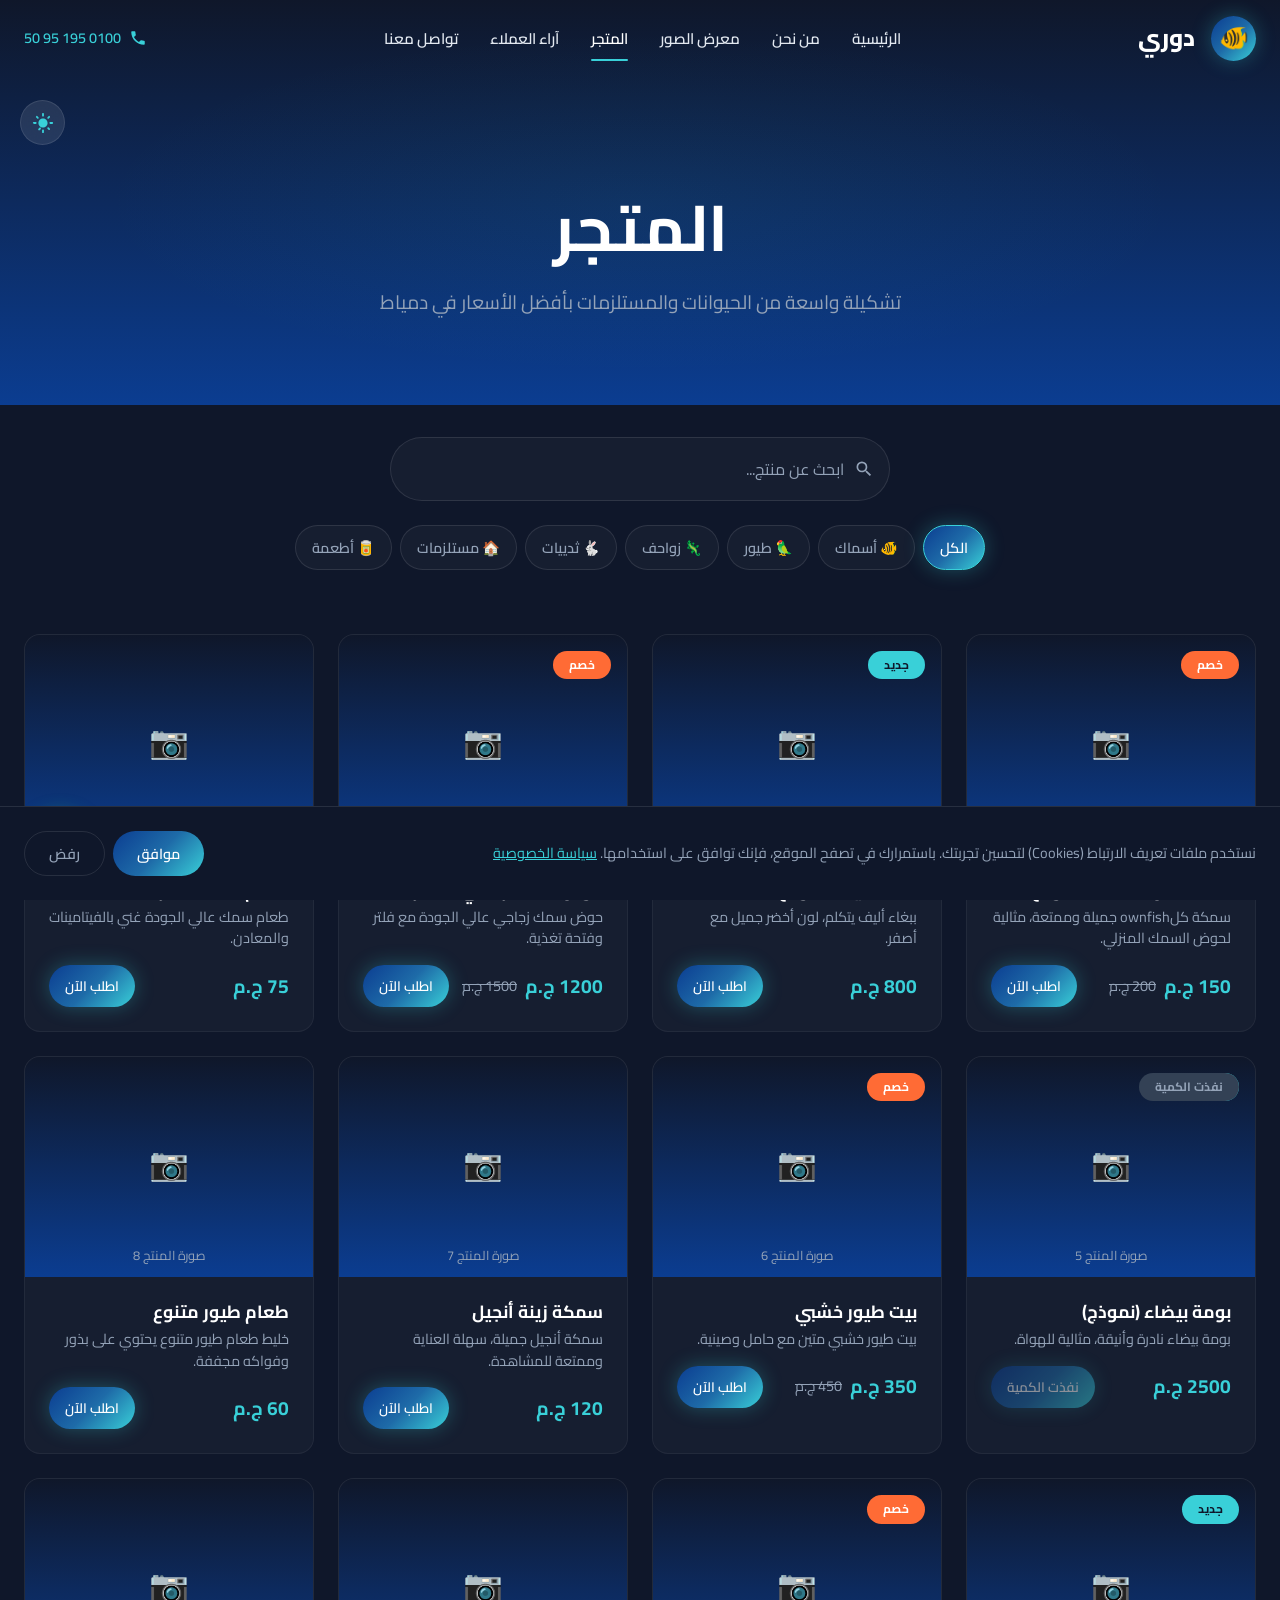
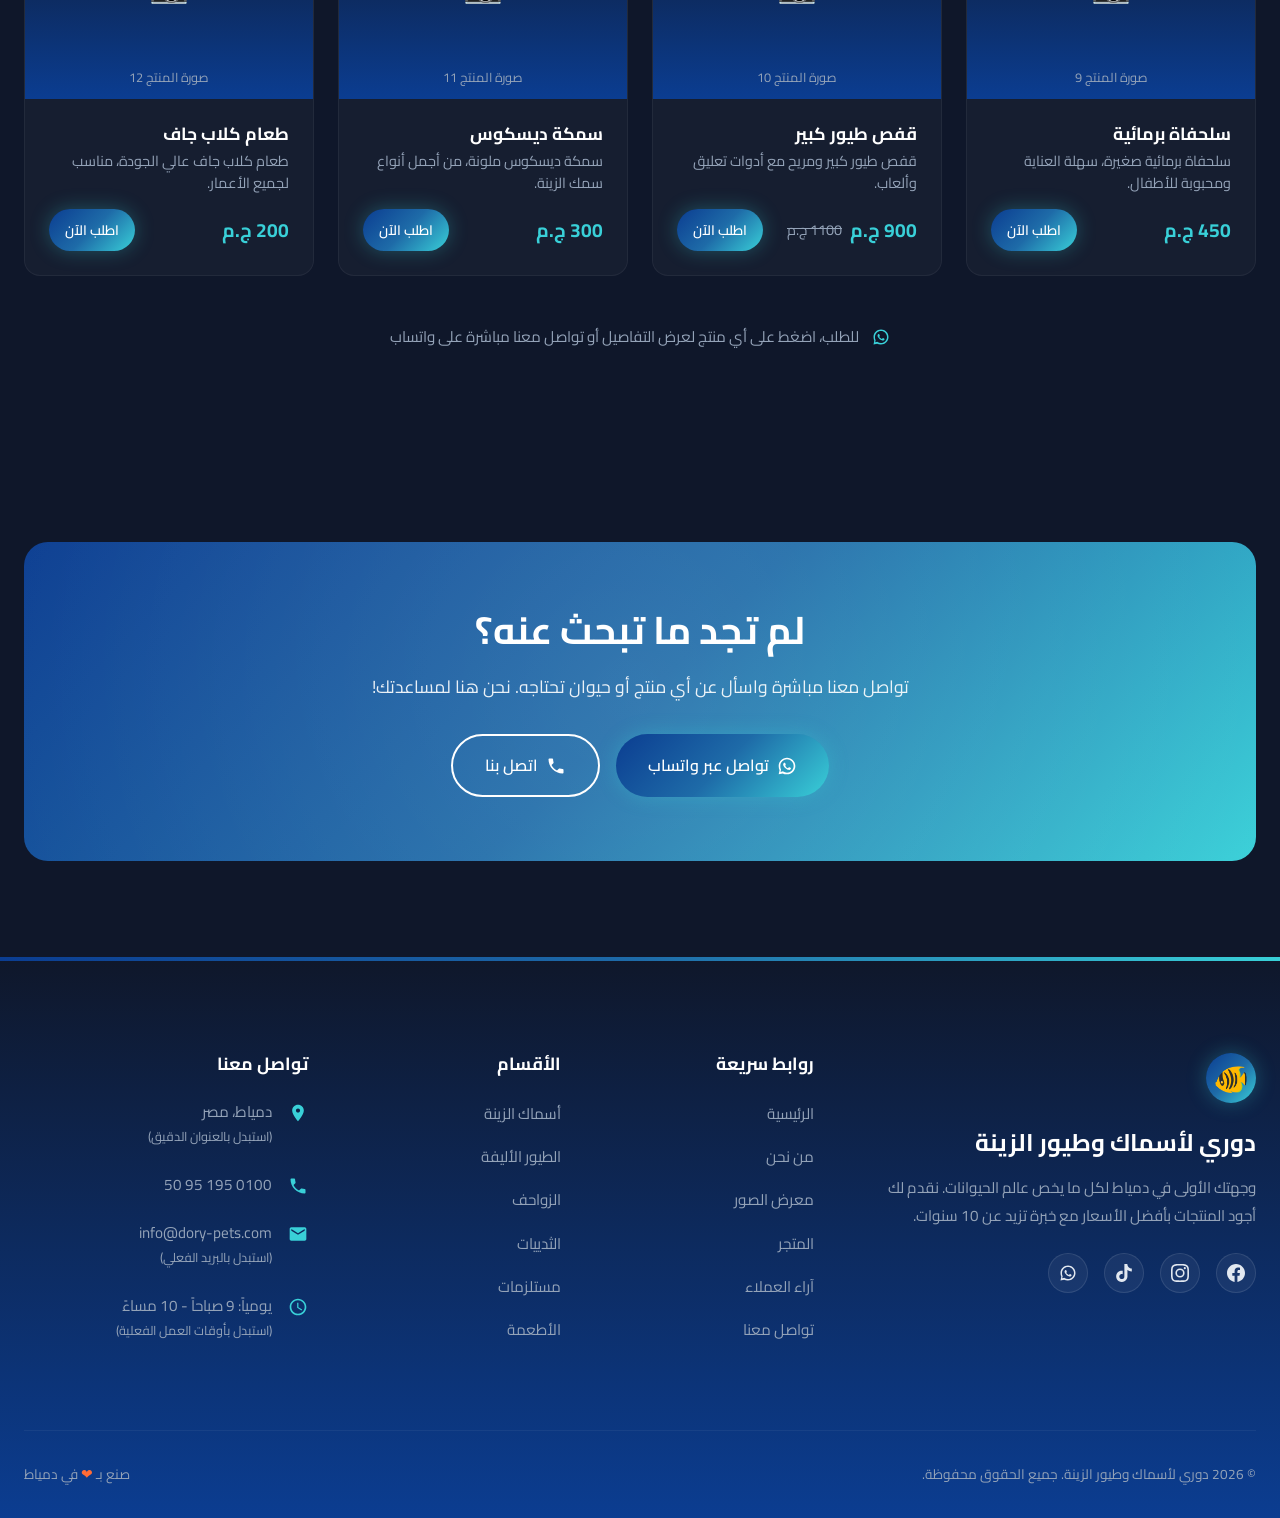
<file: marketplace.html>
<!DOCTYPE html>
<html lang="ar" dir="rtl">
<head>
  <meta charset="UTF-8">
  <meta name="viewport" content="width=device-width, initial-scale=1.0">
  <title>المتجر | دوري لأسماك وطيور الزينة</title>
  <meta name="description" content="تصفح منتجات دوري - أسماك زينة، طيور، زواحف، ثدييات، مستلزمات، وأطعمة. أفضل الأسعار في دمياط.">
  
  <link rel="preconnect" href="https://fonts.googleapis.com">
  <link rel="preconnect" href="https://fonts.gstatic.com" crossorigin>
  <link href="https://fonts.googleapis.com/css2?family=Cairo:wght@400;600;700;800&family=Inter:wght@400;500;600;700&display=swap" rel="stylesheet">
  
  <link rel="stylesheet" href="css/base.css">
  <link rel="stylesheet" href="css/layout.css">
  <link rel="stylesheet" href="css/animations.css">
  <link rel="stylesheet" href="css/extras.css">
  <link rel="stylesheet" href="css/pages/marketplace.css">
  
  <link rel="icon" type="image/svg+xml" href="data:image/svg+xml,<svg xmlns='http://www.w3.org/2000/svg' viewBox='0 0 100 100'><text y='.9em' font-size='90'>🐠</text></svg>">

  <script type="application/ld+json">
  {
    "@context": "https://schema.org",
    "@type": "PetStore",
    "name": "دوري لأسماك وطيور الزينة",
    "description": "متجر متخصص في أسماك الزينة، الطيور، الزواحف، الثدييات، ومستلزمات الحيوانات في دمياط",
    "url": "https://dory-pets.com",
    "telephone": "+201001959950",
    "address": {
      "@type": "PostalAddress",
      "addressLocality": "دمياط",
      "addressCountry": "EG"
    },
    "geo": {
      "@type": "GeoCoordinates",
      "latitude": "31.4175",
      "longitude": "31.8144"
    },
    "openingHours": "Mo-Su 09:00-22:00",
    "priceRange": "$$",
    "image": "https://dory-pets.com/assets/images/store.jpg",
    "sameAs": [
      "https://www.facebook.com/dory.pets",
      "https://www.instagram.com/dory.pets",
      "https://www.tiktok.com/@dory.pets"
    ]
  }
  </script>
</head>
<body>

  <div class="particles-container"></div>

  <!-- ==================== NAVIGATION ==================== -->
  <nav class="navbar">
    <div class="container">
      <a href="index.html" class="nav-logo">
        <div class="logo-icon">🐠</div>
        <span>دوري</span>
      </a>
      
      <ul class="nav-links">
        <li><a href="index.html">الرئيسية</a></li>
        <li><a href="about.html">من نحن</a></li>
        <li><a href="gallery.html">معرض الصور</a></li>
        <li><a href="marketplace.html" class="active">المتجر</a></li>
        <li><a href="reviews.html">آراء العملاء</a></li>
        <li><a href="contact.html">تواصل معنا</a></li>
      </ul>
      
      <div class="nav-cta">
        <a href="tel:01001959950" class="phone-btn">
          <svg viewBox="0 0 24 24" fill="currentColor"><path d="M6.62 10.79c1.44 2.83 3.76 5.14 6.59 6.59l2.2-2.2c.27-.27.67-.36 1.02-.24 1.12.37 2.33.57 3.57.57.55 0 1 .45 1 1V20c0 .55-.45 1-1 1-9.39 0-17-7.61-17-17 0-.55.45-1 1-1h3.5c.55 0 1 .45 1 1 0 1.25.2 2.45.57 3.57.11.35.03.74-.25 1.02l-2.2 2.2z"/></svg>
          <span>0100 195 95 50</span>
        </a>
      </div>
      
      <button class="menu-toggle" aria-label="Toggle menu">
        <span></span><span></span><span></span>
      </button>
    </div>
  </nav>

  <!-- ==================== PAGE HEADER ==================== -->
  <section class="page-header">
    <div class="bubbles-container">
      <div class="bubble"></div><div class="bubble"></div><div class="bubble"></div>
      <div class="bubble"></div><div class="bubble"></div>
    </div>
    <div class="container">
      <div class="page-header-content reveal">
        <h1>المتجر</h1>
        <p>تشكيلة واسعة من الحيوانات والمستلزمات بأفضل الأسعار في دمياط</p>
      </div>
    </div>
  </section>

  <!-- ==================== SEARCH & FILTER ==================== -->
  <section class="section marketplace-controls">
    <div class="container">
      <div class="controls-bar reveal">
        <div class="search-box">
          <svg class="search-icon" viewBox="0 0 24 24" fill="currentColor"><path d="M15.5 14h-.79l-.28-.27A6.471 6.471 0 0016 9.5 6.5 6.5 0 109.5 16c1.61 0 3.09-.59 4.23-1.57l.27.28v.79l5 4.99L20.49 19l-4.99-5zm-6 0C7.01 14 5 11.99 5 9.5S7.01 5 9.5 5 14 7.01 14 9.5 11.99 14 9.5 14z"/></svg>
          <input type="text" class="product-search" placeholder="ابحث عن منتج..." dir="rtl">
        </div>
        
        <div class="product-filters">
          <button class="product-filter-btn active" data-filter="all">الكل</button>
          <button class="product-filter-btn" data-filter="fish">🐠 أسماك</button>
          <button class="product-filter-btn" data-filter="birds">🦜 طيور</button>
          <button class="product-filter-btn" data-filter="reptiles">🦎 زواحف</button>
          <button class="product-filter-btn" data-filter="mammals">🐇 ثدييات</button>
          <button class="product-filter-btn" data-filter="accessories">🏠 مستلزمات</button>
          <button class="product-filter-btn" data-filter="food">🥫 أطعمة</button>
        </div>
      </div>
    </div>
  </section>

  <!-- ==================== PRODUCTS GRID ==================== -->
  <section class="section products-section">
    <div class="container">
      <div class="products-grid grid grid-4">
        <!-- Products rendered by JS -->
      </div>
      
      <div class="text-center reveal" style="margin-top: 3rem;">
        <p class="order-note">
          <svg width="18" height="18" fill="var(--dory-cyan)" viewBox="0 0 24 24" style="vertical-align:middle;margin-left:5px;"><path d="M12 2C6.48 2 2 6.48 2 12c0 1.82.38 3.55 1.07 5.11L2 22l4.89-1.07A9.96 9.96 0 0012 22c5.52 0 10-4.48 10-10S17.52 2 12 2zm0 18c-1.66 0-3.22-.51-4.52-1.38l-.32-.21-2.9.64.64-2.83-.21-.32A7.96 7.96 0 014 12c0-4.41 3.59-8 8-8s8 3.59 8 8-3.59 8-8 8zm4.24-5.76c-.23-.12-1.36-.67-1.57-.75-.21-.08-.36-.12-.51.12-.15.23-.59.75-.72.9-.13.15-.27.17-.5.06-.23-.12-.97-.36-1.85-1.14-.68-.61-1.14-1.36-1.27-1.59-.13-.23-.01-.36.1-.48.1-.1.23-.27.34-.4.11-.14.15-.23.23-.38.08-.15.04-.29-.02-.4-.06-.12-.51-1.23-.7-1.68-.18-.44-.37-.38-.51-.39-.13 0-.29-.02-.44-.02-.15 0-.4.06-.61.29-.21.23-.8.78-.8 1.9s.82 2.2.93 2.35c.12.15 1.61 2.46 3.9 3.45.55.24.97.38 1.3.49.55.17 1.05.15 1.45.09.44-.06 1.36-.56 1.55-1.09.19-.54.19-1 .13-1.09-.05-.1-.19-.15-.4-.27z"/></svg>
          للطلب، اضغط على أي منتج لعرض التفاصيل أو تواصل معنا مباشرة على واتساب
        </p>
      </div>
    </div>
  </section>

  <!-- ==================== CTA ==================== -->
  <section class="section cta-section">
    <div class="container">
      <div class="cta-box reveal">
        <div class="cta-content">
          <h2>لم تجد ما تبحث عنه؟</h2>
          <p>تواصل معنا مباشرة واسأل عن أي منتج أو حيوان تحتاجه. نحن هنا لمساعدتك!</p>
          <div class="cta-buttons">
            <a href="https://wa.me/201001959950" class="btn btn-primary" target="_blank">
              <svg width="20" height="20" fill="currentColor" viewBox="0 0 24 24"><path d="M12 2C6.48 2 2 6.48 2 12c0 1.82.38 3.55 1.07 5.11L2 22l4.89-1.07A9.96 9.96 0 0012 22c5.52 0 10-4.48 10-10S17.52 2 12 2zm0 18c-1.66 0-3.22-.51-4.52-1.38l-.32-.21-2.9.64.64-2.83-.21-.32A7.96 7.96 0 014 12c0-4.41 3.59-8 8-8s8 3.59 8 8-3.59 8-8 8zm4.24-5.76c-.23-.12-1.36-.67-1.57-.75-.21-.08-.36-.12-.51.12-.15.23-.59.75-.72.9-.13.15-.27.17-.5.06-.23-.12-.97-.36-1.85-1.14-.68-.61-1.14-1.36-1.27-1.59-.13-.23-.01-.36.1-.48.1-.1.23-.27.34-.4.11-.14.15-.23.23-.38.08-.15.04-.29-.02-.4-.06-.12-.51-1.23-.7-1.68-.18-.44-.37-.38-.51-.39-.13 0-.29-.02-.44-.02-.15 0-.4.06-.61.29-.21.23-.8.78-.8 1.9s.82 2.2.93 2.35c.12.15 1.61 2.46 3.9 3.45.55.24.97.38 1.3.49.55.17 1.05.15 1.45.09.44-.06 1.36-.56 1.55-1.09.19-.54.19-1 .13-1.09-.05-.1-.19-.15-.4-.27z"/></svg>
              تواصل عبر واتساب
            </a>
            <a href="tel:01001959950" class="btn btn-secondary">
              <svg width="20" height="20" fill="currentColor" viewBox="0 0 24 24"><path d="M6.62 10.79c1.44 2.83 3.76 5.14 6.59 6.59l2.2-2.2c.27-.27.67-.36 1.02-.24 1.12.37 2.33.57 3.57.57.55 0 1 .45 1 1V20c0 .55-.45 1-1 1-9.39 0-17-7.61-17-17 0-.55.45-1 1-1h3.5c.55 0 1 .45 1 1 0 1.25.2 2.45.57 3.57.11.35.03.74-.25 1.02l-2.2 2.2z"/></svg>
              اتصل بنا
            </a>
          </div>
        </div>
      </div>
    </div>
  </section>

  <!-- ==================== FOOTER ==================== -->
  <footer class="footer">
    <div class="container">
      <div class="footer-grid">
        <div class="footer-brand">
          <div class="logo-icon">🐠</div>
          <h3>دوري لأسماك وطيور الزينة</h3>
          <p>وجهتك الأولى في دمياط لكل ما يخص عالم الحيوانات. نقدم لك أجود المنتجات بأفضل الأسعار مع خبرة تزيد عن 10 سنوات.</p>
          <div class="footer-social">
            <a href="#" aria-label="Facebook"><svg viewBox="0 0 24 24"><path d="M24 12.073c0-6.627-5.373-12-12-12s-12 5.373-12 12c0 5.99 4.388 10.954 10.125 11.854v-8.385H7.078v-3.47h3.047V9.43c0-3.007 1.792-4.669 4.533-4.669 1.312 0 2.686.235 2.686.235v2.953H15.83c-1.491 0-1.956.925-1.956 1.874v2.25h3.328l-.532 3.47h-2.796v8.385C19.612 23.027 24 18.062 24 12.073z"/></svg></a>
            <a href="#" aria-label="Instagram"><svg viewBox="0 0 24 24"><path d="M12 2.163c3.204 0 3.584.012 4.85.07 3.252.148 4.771 1.691 4.919 4.919.058 1.265.069 1.645.069 4.849 0 3.205-.012 3.584-.069 4.849-.149 3.225-1.664 4.771-4.919 4.919-1.266.058-1.644.07-4.85.07-3.204 0-3.584-.012-4.849-.07-3.26-.149-4.771-1.699-4.919-4.92-.058-1.265-.07-1.644-.07-4.849 0-3.204.013-3.583.07-4.849.149-3.227 1.664-4.771 4.919-4.919 1.266-.057 1.645-.069 4.849-.069zM12 0C8.741 0 8.333.014 7.053.072 2.695.272.273 2.69.073 7.052.014 8.333 0 8.741 0 12c0 3.259.014 3.668.072 4.948.2 4.358 2.618 6.78 6.98 6.98C8.333 23.986 8.741 24 12 24c3.259 0 3.668-.014 4.948-.072 4.354-.2 6.782-2.618 6.979-6.98.059-1.28.073-1.689.073-4.948 0-3.259-.014-3.667-.072-4.947-.196-4.354-2.617-6.78-6.979-6.98C15.668.014 15.259 0 12 0zm0 5.838a6.162 6.162 0 100 12.324 6.162 6.162 0 000-12.324zM12 16a4 4 0 110-8 4 4 0 010 8zm6.406-11.845a1.44 1.44 0 100 2.881 1.44 1.44 0 000-2.881z"/></svg></a>
            <a href="#" aria-label="TikTok"><svg viewBox="0 0 24 24"><path d="M12.525.02c1.31-.02 2.61-.01 3.91-.02.08 1.53.63 3.09 1.75 4.17 1.12 1.11 2.7 1.62 4.24 1.79v4.03c-1.44-.05-2.89-.35-4.2-.97-.57-.26-1.1-.59-1.62-.93-.01 2.92.01 5.84-.02 8.75-.08 1.4-.54 2.79-1.35 3.94-1.31 1.92-3.58 3.17-5.91 3.21-1.43.08-2.86-.31-4.08-1.03-2.02-1.19-3.44-3.37-3.65-5.71-.02-.5-.03-1-.01-1.49.18-1.9 1.12-3.72 2.58-4.96 1.66-1.44 3.98-2.13 6.15-1.72.02 1.48-.04 2.96-.04 4.44-.99-.32-2.15-.23-3.02.37-.63.41-1.11 1.04-1.36 1.75-.21.51-.15 1.07-.14 1.61.24 1.64 1.82 3.02 3.5 2.87 1.12-.01 2.19-.66 2.77-1.61.19-.33.4-.67.41-1.06.1-1.79.06-3.57.07-5.36.01-4.03-.01-8.05.02-12.07z"/></svg></a>
            <a href="https://wa.me/201001959950" aria-label="WhatsApp" target="_blank"><svg viewBox="0 0 24 24"><path d="M12 2C6.48 2 2 6.48 2 12c0 1.82.38 3.55 1.07 5.11L2 22l4.89-1.07A9.96 9.96 0 0012 22c5.52 0 10-4.48 10-10S17.52 2 12 2zm0 18c-1.66 0-3.22-.51-4.52-1.38l-.32-.21-2.9.64.64-2.83-.21-.32A7.96 7.96 0 014 12c0-4.41 3.59-8 8-8s8 3.59 8 8-3.59 8-8 8zm4.24-5.76c-.23-.12-1.36-.67-1.57-.75-.21-.08-.36-.12-.51.12-.15.23-.59.75-.72.9-.13.15-.27.17-.5.06-.23-.12-.97-.36-1.85-1.14-.68-.61-1.14-1.36-1.27-1.59-.13-.23-.01-.36.1-.48.1-.1.23-.27.34-.4.11-.14.15-.23.23-.38.08-.15.04-.29-.02-.4-.06-.12-.51-1.23-.7-1.68-.18-.44-.37-.38-.51-.39-.13 0-.29-.02-.44-.02-.15 0-.4.06-.61.29-.21.23-.8.78-.8 1.9s.82 2.2.93 2.35c.12.15 1.61 2.46 3.9 3.45.55.24.97.38 1.3.49.55.17 1.05.15 1.45.09.44-.06 1.36-.56 1.55-1.09.19-.54.19-1 .13-1.09-.05-.1-.19-.15-.4-.27z"/></svg></a>
          </div>
        </div>
        <div class="footer-links">
          <h4>روابط سريعة</h4>
          <ul>
            <li><a href="index.html">الرئيسية</a></li>
            <li><a href="about.html">من نحن</a></li>
            <li><a href="gallery.html">معرض الصور</a></li>
            <li><a href="marketplace.html">المتجر</a></li>
            <li><a href="reviews.html">آراء العملاء</a></li>
            <li><a href="contact.html">تواصل معنا</a></li>
          </ul>
        </div>
        <div class="footer-links">
          <h4>الأقسام</h4>
          <ul>
            <li><a href="marketplace.html?cat=fish">أسماك الزينة</a></li>
            <li><a href="marketplace.html?cat=birds">الطيور الأليفة</a></li>
            <li><a href="marketplace.html?cat=reptiles">الزواحف</a></li>
            <li><a href="marketplace.html?cat=mammals">الثدييات</a></li>
            <li><a href="marketplace.html?cat=accessories">مستلزمات</a></li>
            <li><a href="marketplace.html?cat=food">الأطعمة</a></li>
          </ul>
        </div>
        <div class="footer-contact">
          <h4>تواصل معنا</h4>
          <div class="footer-contact-item">
            <svg viewBox="0 0 24 24"><path d="M12 2C8.13 2 5 5.13 5 9c0 5.25 7 13 7 13s7-7.75 7-13c0-3.87-3.13-7-7-7zm0 9.5c-1.38 0-2.5-1.12-2.5-2.5s1.12-2.5 2.5-2.5 2.5 1.12 2.5 2.5-1.12 2.5-2.5 2.5z"/></svg>
            <span>دمياط، مصر<br><small>(استبدل بالعنوان الدقيق)</small></span>
          </div>
          <div class="footer-contact-item">
            <svg viewBox="0 0 24 24"><path d="M6.62 10.79c1.44 2.83 3.76 5.14 6.59 6.59l2.2-2.2c.27-.27.67-.36 1.02-.24 1.12.37 2.33.57 3.57.57.55 0 1 .45 1 1V20c0 .55-.45 1-1 1-9.39 0-17-7.61-17-17 0-.55.45-1 1-1h3.5c.55 0 1 .45 1 1 0 1.25.2 2.45.57 3.57.11.35.03.74-.25 1.02l-2.2 2.2z"/></svg>
            <span>0100 195 95 50</span>
          </div>
          <div class="footer-contact-item">
            <svg viewBox="0 0 24 24"><path d="M20 4H4c-1.1 0-1.99.9-1.99 2L2 18c0 1.1.9 2 2 2h16c1.1 0 2-.9 2-2V6c0-1.1-.9-2-2-2zm0 4l-8 5-8-5V6l8 5 8-5v2z"/></svg>
            <span>info@dory-pets.com<br><small>(استبدل بالبريد الفعلي)</small></span>
          </div>
          <div class="footer-contact-item">
            <svg viewBox="0 0 24 24"><path d="M11.99 2C6.47 2 2 6.48 2 12s4.47 10 9.99 10C17.52 22 22 17.52 22 12S17.52 2 11.99 2zM12 20c-4.42 0-8-3.58-8-8s3.58-8 8-8 8 3.58 8 8-3.58 8-8 8zm.5-13H11v6l5.25 3.15.75-1.23-4.5-2.67z"/></svg>
            <span>يومياً: 9 صباحاً - 10 مساءً<br><small>(استبدل بأوقات العمل الفعلية)</small></span>
          </div>
        </div>
      </div>
      <div class="footer-bottom">
        <p>© <span class="current-year"></span> دوري لأسماك وطيور الزينة. جميع الحقوق محفوظة.</p>
        <p>صنع بـ <span class="heart">❤</span> في دمياط</p>
      </div>
    </div>
  </footer>

  <a href="https://wa.me/201001959950" class="whatsapp-float" target="_blank" aria-label="تواصل عبر واتساب">
    <svg viewBox="0 0 24 24"><path d="M12 2C6.48 2 2 6.48 2 12c0 1.82.38 3.55 1.07 5.11L2 22l4.89-1.07A9.96 9.96 0 0012 22c5.52 0 10-4.48 10-10S17.52 2 12 2zm0 18c-1.66 0-3.22-.51-4.52-1.38l-.32-.21-2.9.64.64-2.83-.21-.32A7.96 7.96 0 014 12c0-4.41 3.59-8 8-8s8 3.59 8 8-3.59 8-8 8zm4.24-5.76c-.23-.12-1.36-.67-1.57-.75-.21-.08-.36-.12-.51.12-.15.23-.59.75-.72.9-.13.15-.27.17-.5.06-.23-.12-.97-.36-1.85-1.14-.68-.61-1.14-1.36-1.27-1.59-.13-.23-.01-.36.1-.48.1-.1.23-.27.34-.4.11-.14.15-.23.23-.38.08-.15.04-.29-.02-.4-.06-.12-.51-1.23-.7-1.68-.18-.44-.37-.38-.51-.39-.13 0-.29-.02-.44-.02-.15 0-.4.06-.61.29-.21.23-.8.78-.8 1.9s.82 2.2.93 2.35c.12.15 1.61 2.46 3.9 3.45.55.24.97.38 1.3.49.55.17 1.05.15 1.45.09.44-.06 1.36-.56 1.55-1.09.19-.54.19-1 .13-1.09-.05-.1-.19-.15-.4-.27z"/></svg>
  </a>

  <button class="back-to-top" aria-label="العودة للأعلى">
    <svg viewBox="0 0 24 24"><path d="M7.41 15.41L12 10.83l4.59 4.58L18 14l-6-6-6 6z"/></svg>
  </button>

  <script src="js/main.js"></script>
  <script src="js/extras.js"></script>
  <script src="js/marketplace.js"></script>
</body>
</html>
</file>
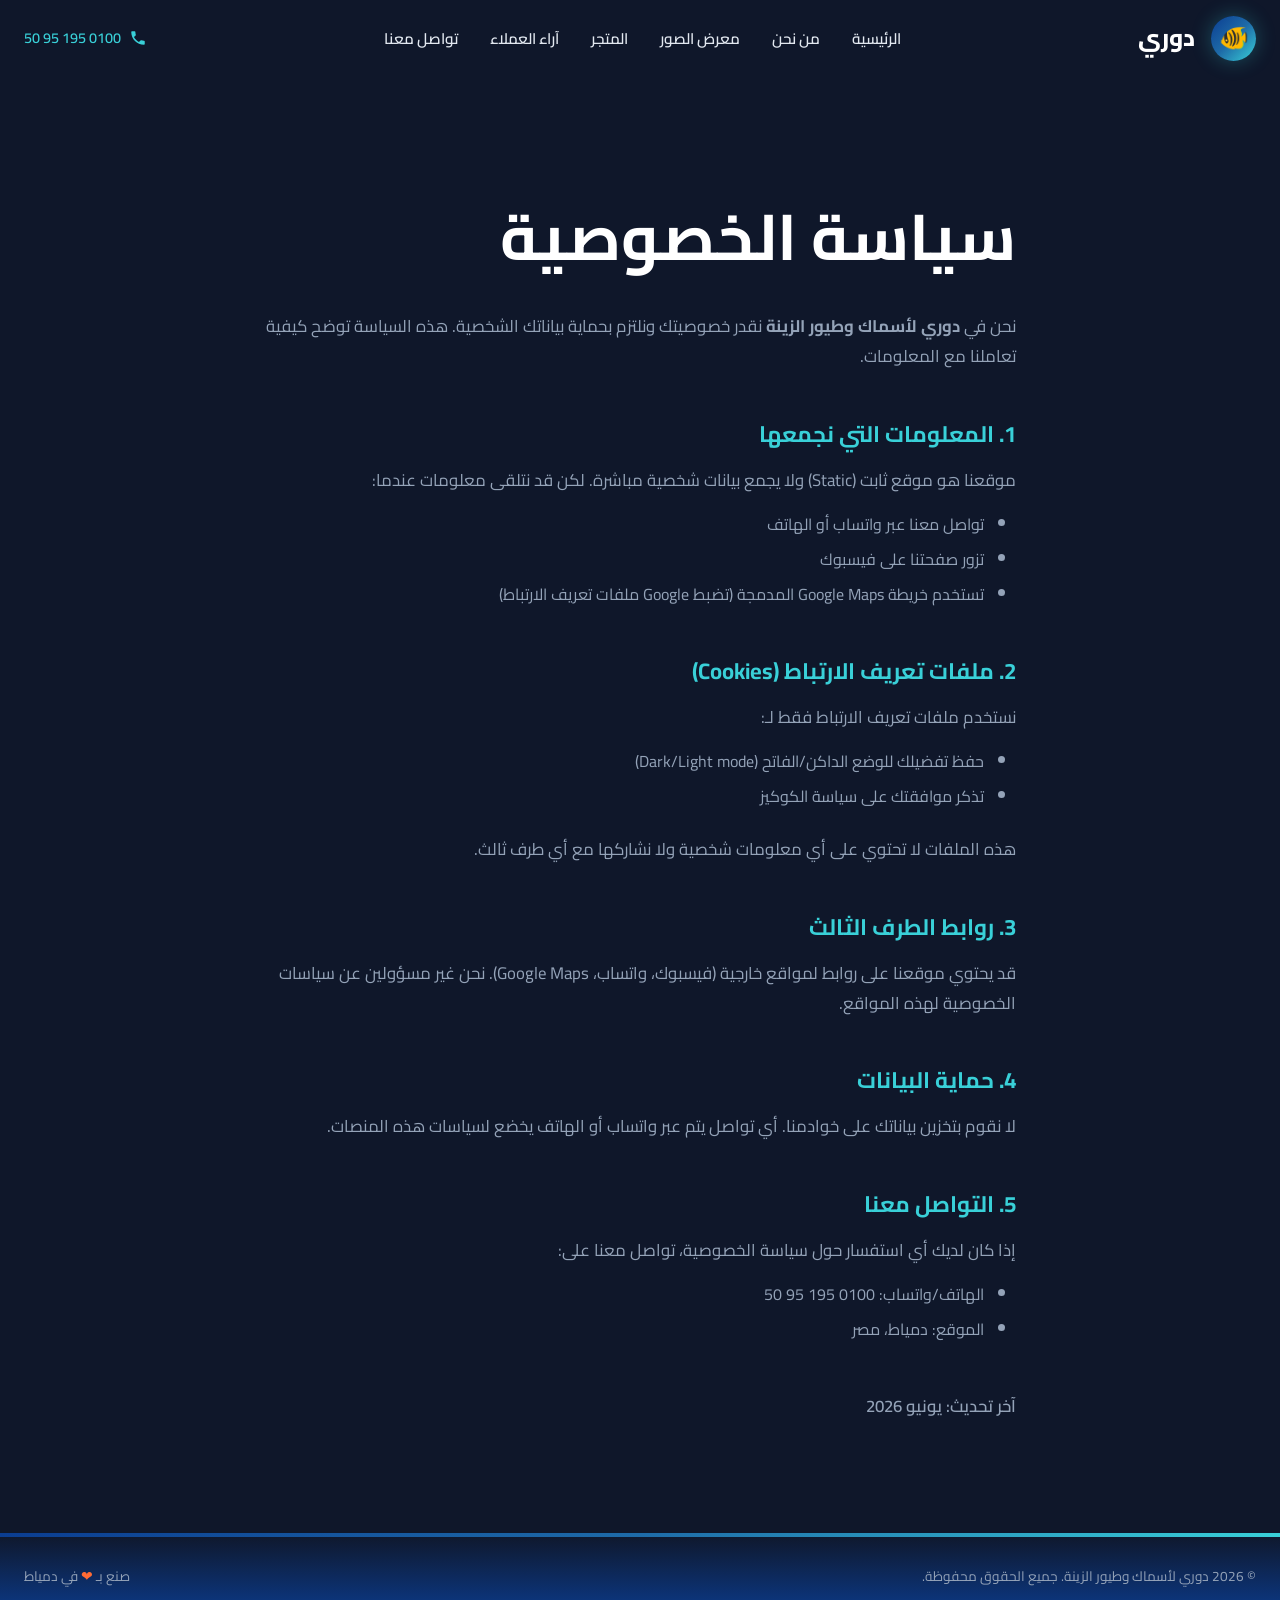
<file: privacy.html>
<!DOCTYPE html>
<html lang="ar" dir="rtl">
<head>
  <meta charset="UTF-8">
  <meta name="viewport" content="width=device-width, initial-scale=1.0">
  <title>سياسة الخصوصية | دوري لأسماك وطيور الزينة</title>
  <meta name="description" content="سياسة الخصوصية لموقع دوري لأسماك وطيور الزينة في دمياط.">
  <meta name="robots" content="noindex, follow">
  
  <link rel="preconnect" href="https://fonts.googleapis.com">
  <link rel="preconnect" href="https://fonts.gstatic.com" crossorigin>
  <link href="https://fonts.googleapis.com/css2?family=Cairo:wght@400;600;700;800&display=swap" rel="stylesheet">
  
  <link rel="stylesheet" href="css/base.css">
  <link rel="stylesheet" href="css/layout.css">
  <link rel="stylesheet" href="css/animations.css">
  
  <link rel="icon" type="image/svg+xml" href="data:image/svg+xml,<svg xmlns='http://www.w3.org/2000/svg' viewBox='0 0 100 100'><text y='.9em' font-size='90'>🐠</text></svg>">
  
  <style>
    .privacy-page { background: var(--near-black); min-height: 100vh; padding-top: 100px; }
    .privacy-content { max-width: 800px; margin: 0 auto; padding: var(--space-4xl) var(--space-lg); }
    .privacy-content h1 { margin-bottom: var(--space-xl); }
    .privacy-content h2 { font-size: 1.4rem; margin: var(--space-2xl) 0 var(--space-md); color: var(--dory-cyan); }
    .privacy-content p { color: var(--mid-gray); line-height: 1.8; margin-bottom: var(--space-md); }
    .privacy-content ul { color: var(--mid-gray); padding-right: var(--space-xl); margin-bottom: var(--space-lg); }
    .privacy-content li { margin-bottom: var(--space-sm); line-height: 1.7; }
    .privacy-date { color: var(--dory-cyan); font-weight: 600; margin-top: var(--space-2xl); }
  </style>
</head>
<body>
  <nav class="navbar scrolled">
    <div class="container">
      <a href="index.html" class="nav-logo">
        <div class="logo-icon">🐠</div>
        <span>دوري</span>
      </a>
      <ul class="nav-links">
        <li><a href="index.html">الرئيسية</a></li>
        <li><a href="about.html">من نحن</a></li>
        <li><a href="gallery.html">معرض الصور</a></li>
        <li><a href="marketplace.html">المتجر</a></li>
        <li><a href="reviews.html">آراء العملاء</a></li>
        <li><a href="contact.html">تواصل معنا</a></li>
      </ul>
      <div class="nav-cta">
        <a href="tel:01001959950" class="phone-btn">
          <svg viewBox="0 0 24 24" fill="currentColor"><path d="M6.62 10.79c1.44 2.83 3.76 5.14 6.59 6.59l2.2-2.2c.27-.27.67-.36 1.02-.24 1.12.37 2.33.57 3.57.57.55 0 1 .45 1 1V20c0 .55-.45 1-1 1-9.39 0-17-7.61-17-17 0-.55.45-1 1-1h3.5c.55 0 1 .45 1 1 0 1.25.2 2.45.57 3.57.11.35.03.74-.25 1.02l-2.2 2.2z"/></svg>
          <span>0100 195 95 50</span>
        </a>
      </div>
      <button class="menu-toggle" aria-label="Toggle menu"><span></span><span></span><span></span></button>
    </div>
  </nav>

  <div class="privacy-page">
    <div class="privacy-content">
      <h1>سياسة الخصوصية</h1>
      
      <p>نحن في <strong>دوري لأسماك وطيور الزينة</strong> نقدر خصوصيتك ونلتزم بحماية بياناتك الشخصية. هذه السياسة توضح كيفية تعاملنا مع المعلومات.</p>
      
      <h2>1. المعلومات التي نجمعها</h2>
      <p>موقعنا هو موقع ثابت (Static) ولا يجمع بيانات شخصية مباشرة. لكن قد نتلقى معلومات عندما:</p>
      <ul>
        <li>تواصل معنا عبر واتساب أو الهاتف</li>
        <li>تزور صفحتنا على فيسبوك</li>
        <li>تستخدم خريطة Google Maps المدمجة (تضبط Google ملفات تعريف الارتباط)</li>
      </ul>
      
      <h2>2. ملفات تعريف الارتباط (Cookies)</h2>
      <p>نستخدم ملفات تعريف الارتباط فقط لـ:</p>
      <ul>
        <li>حفظ تفضيلك للوضع الداكن/الفاتح (Dark/Light mode)</li>
        <li>تذكر موافقتك على سياسة الكوكيز</li>
      </ul>
      <p>هذه الملفات لا تحتوي على أي معلومات شخصية ولا نشاركها مع أي طرف ثالث.</p>
      
      <h2>3. روابط الطرف الثالث</h2>
      <p>قد يحتوي موقعنا على روابط لمواقع خارجية (فيسبوك، واتساب، Google Maps). نحن غير مسؤولين عن سياسات الخصوصية لهذه المواقع.</p>
      
      <h2>4. حماية البيانات</h2>
      <p>لا نقوم بتخزين بياناتك على خوادمنا. أي تواصل يتم عبر واتساب أو الهاتف يخضع لسياسات هذه المنصات.</p>
      
      <h2>5. التواصل معنا</h2>
      <p>إذا كان لديك أي استفسار حول سياسة الخصوصية، تواصل معنا على:</p>
      <ul>
        <li>الهاتف/واتساب: 0100 195 95 50</li>
        <li>الموقع: دمياط، مصر</li>
      </ul>
      
      <p class="privacy-date">آخر تحديث: يونيو 2026</p>
    </div>
  </div>

  <footer class="footer" style="padding: var(--space-xl) 0;">
    <div class="container">
      <div class="footer-bottom" style="border-top:none;padding-top:0;">
        <p>© <span class="current-year"></span> دوري لأسماك وطيور الزينة. جميع الحقوق محفوظة.</p>
        <p>صنع بـ <span class="heart">❤</span> في دمياط</p>
      </div>
    </div>
  </footer>

  <script src="js/main.js"></script>
</body>
</html>
</file>
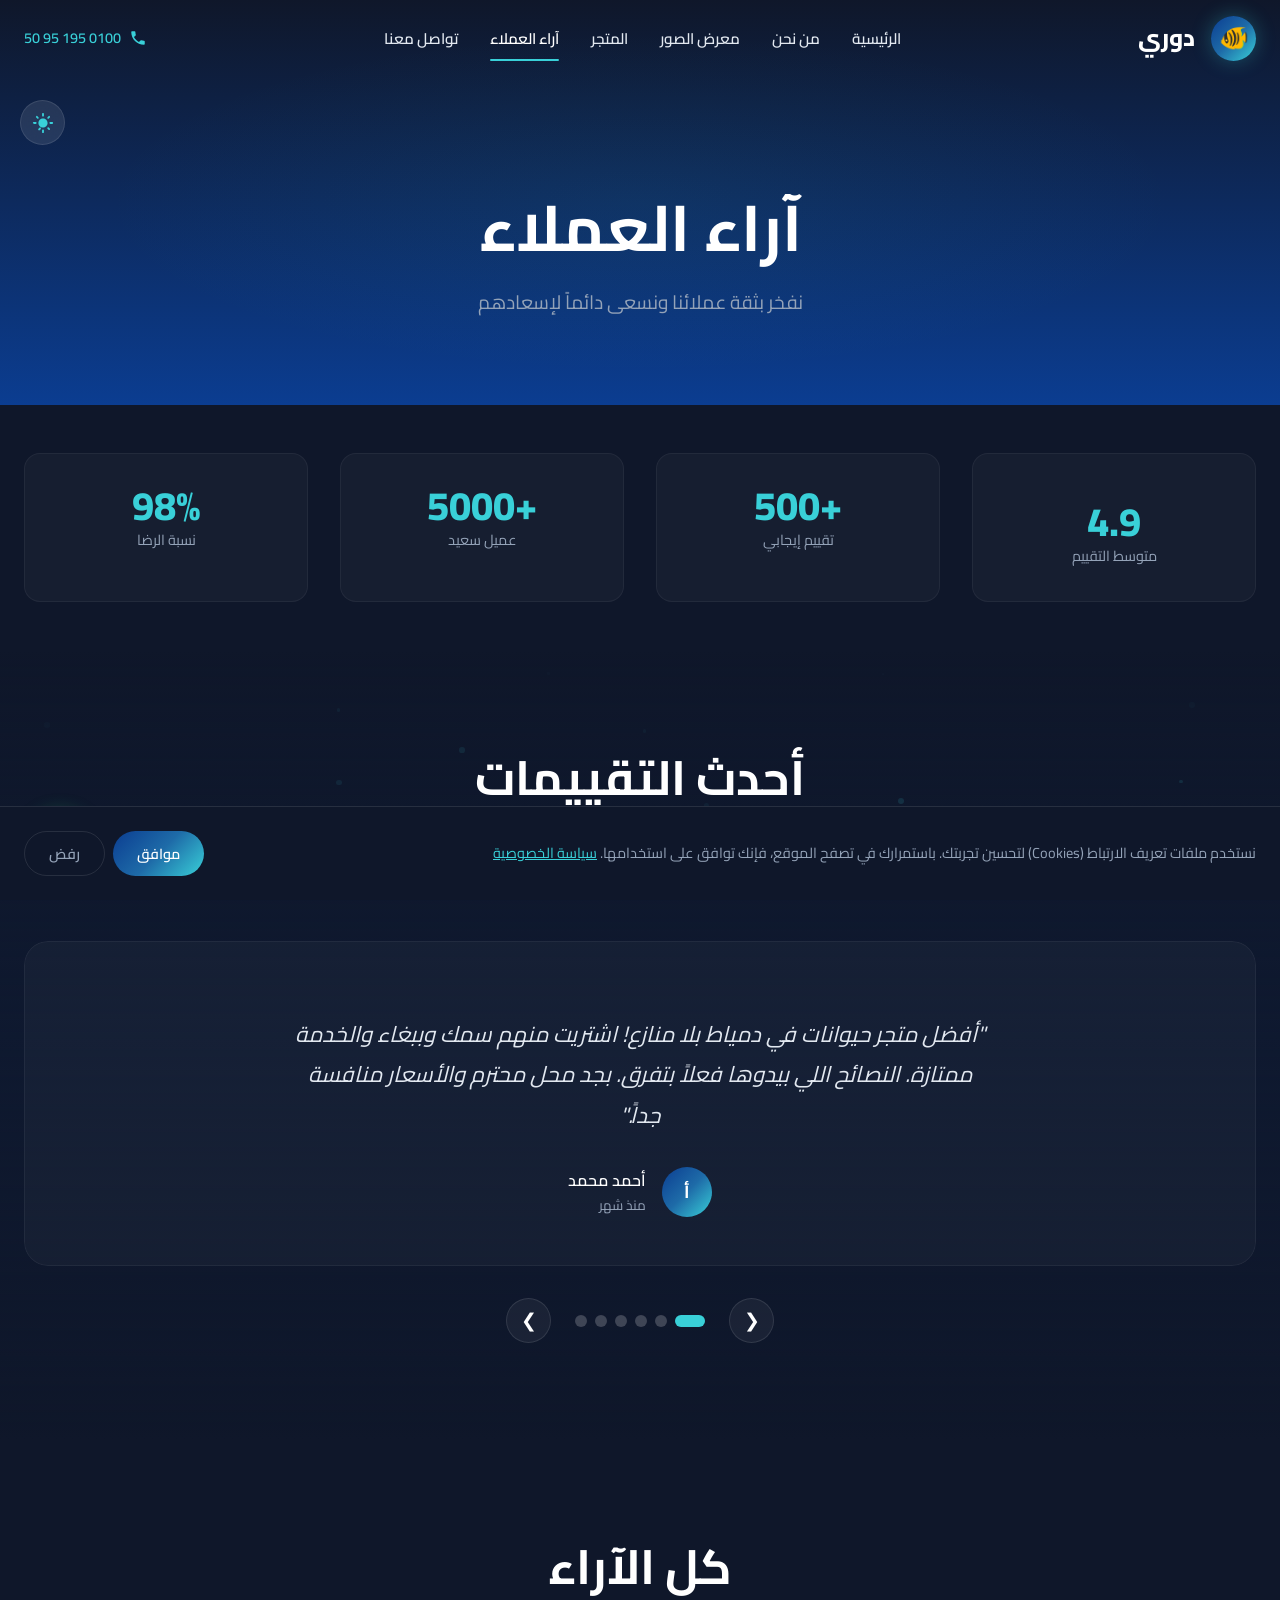
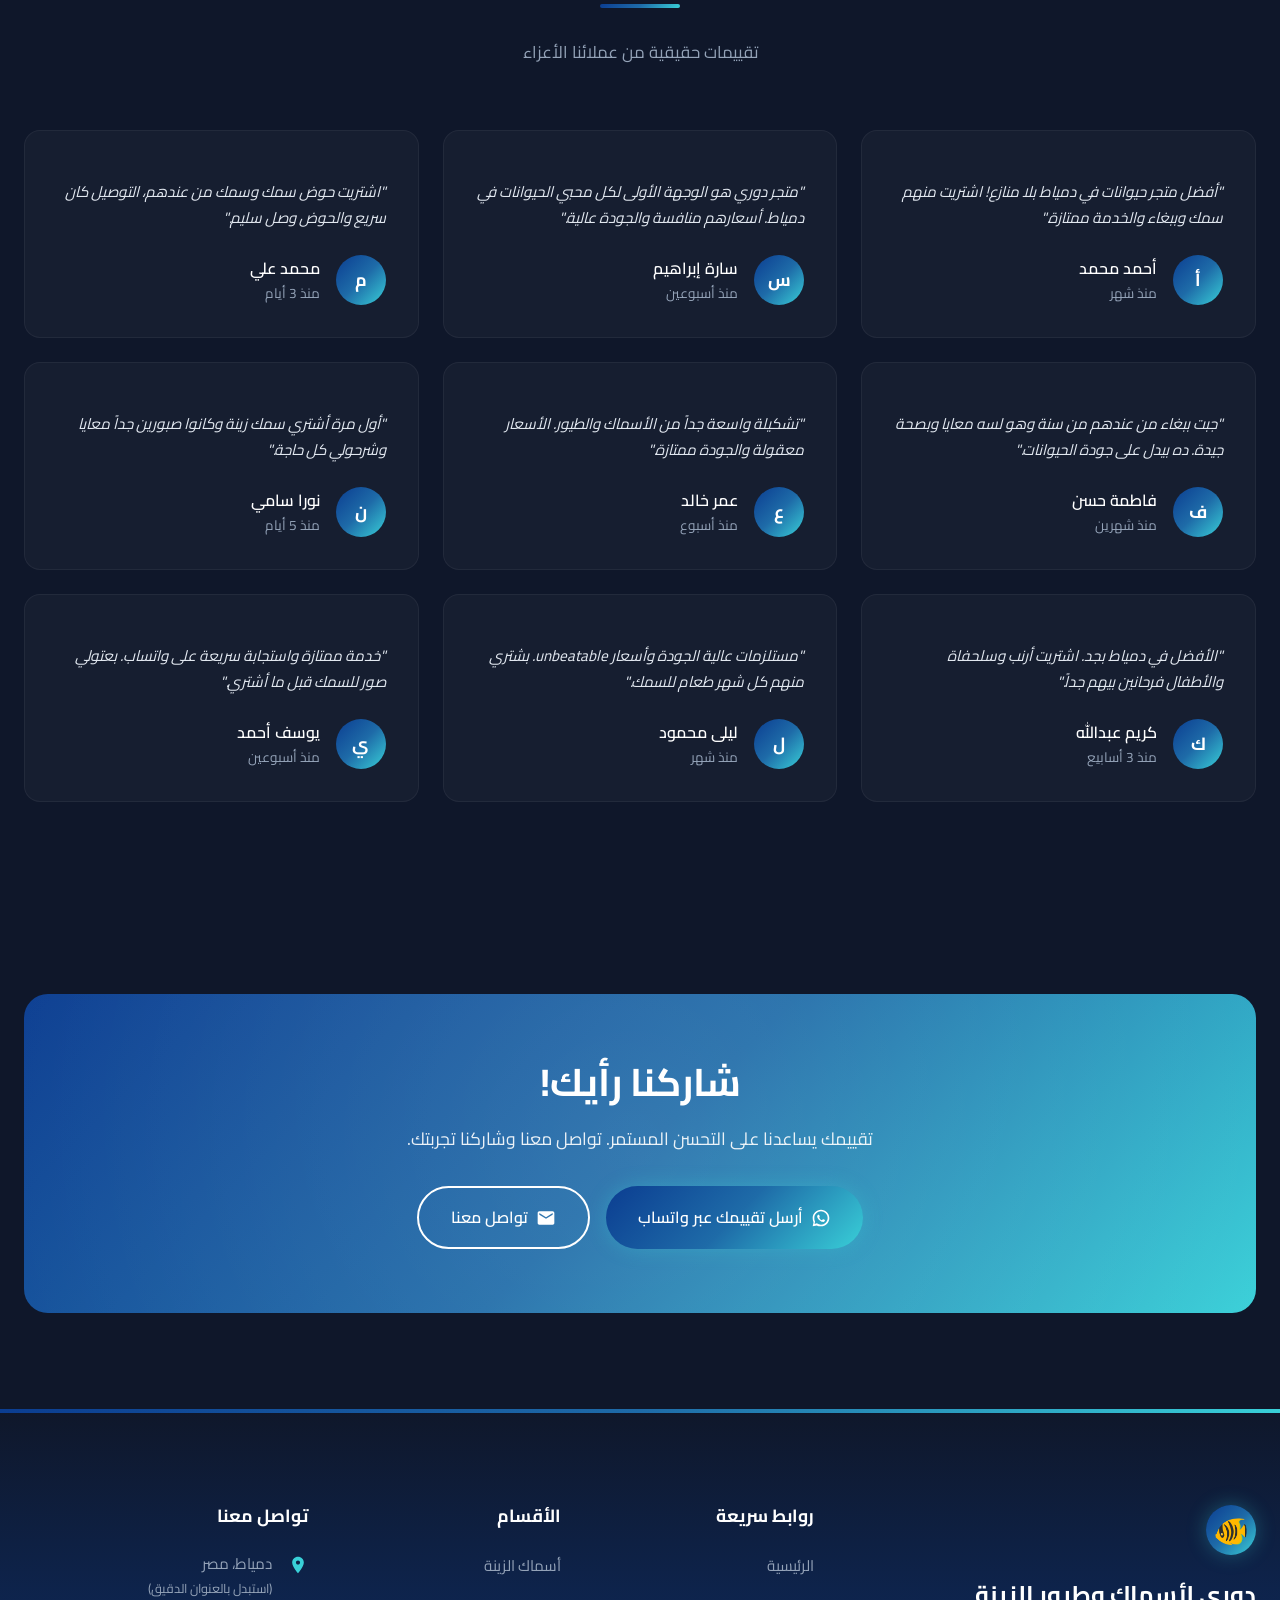
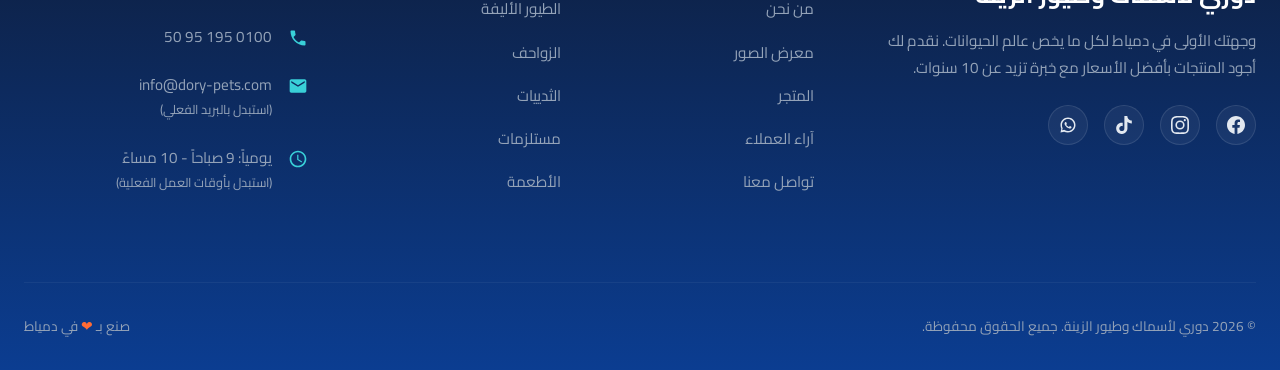
<file: reviews.html>
<!DOCTYPE html>
<html lang="ar" dir="rtl">
<head>
  <meta charset="UTF-8">
  <meta name="viewport" content="width=device-width, initial-scale=1.0">
  <title>آراء العملاء | دوري لأسماك وطيور الزينة</title>
  <meta name="description" content="شاهد ما يقوله عملاؤنا عن متجر دوري في دمياط. تجارب حقيقية من محبي الحيوانات.">
  
  <link rel="preconnect" href="https://fonts.googleapis.com">
  <link rel="preconnect" href="https://fonts.gstatic.com" crossorigin>
  <link href="https://fonts.googleapis.com/css2?family=Cairo:wght@400;600;700;800&family=Inter:wght@400;500;600;700&display=swap" rel="stylesheet">
  
  <link rel="stylesheet" href="css/base.css">
  <link rel="stylesheet" href="css/layout.css">
  <link rel="stylesheet" href="css/animations.css">
  <link rel="stylesheet" href="css/extras.css">
  <link rel="stylesheet" href="css/pages/reviews.css">
  
  <link rel="icon" type="image/svg+xml" href="data:image/svg+xml,<svg xmlns='http://www.w3.org/2000/svg' viewBox='0 0 100 100'><text y='.9em' font-size='90'>🐠</text></svg>">

  <script type="application/ld+json">
  {
    "@context": "https://schema.org",
    "@type": "PetStore",
    "name": "دوري لأسماك وطيور الزينة",
    "description": "متجر متخصص في أسماك الزينة، الطيور، الزواحف، الثدييات، ومستلزمات الحيوانات في دمياط",
    "url": "https://dory-pets.com",
    "telephone": "+201001959950",
    "address": {
      "@type": "PostalAddress",
      "addressLocality": "دمياط",
      "addressCountry": "EG"
    },
    "geo": {
      "@type": "GeoCoordinates",
      "latitude": "31.4175",
      "longitude": "31.8144"
    },
    "openingHours": "Mo-Su 09:00-22:00",
    "priceRange": "$$",
    "image": "https://dory-pets.com/assets/images/store.jpg",
    "sameAs": [
      "https://www.facebook.com/dory.pets",
      "https://www.instagram.com/dory.pets",
      "https://www.tiktok.com/@dory.pets"
    ]
  }
  </script>
</head>
<body>

  <div class="particles-container"></div>

  <!-- ==================== NAVIGATION ==================== -->
  <nav class="navbar">
    <div class="container">
      <a href="index.html" class="nav-logo">
        <div class="logo-icon">🐠</div>
        <span>دوري</span>
      </a>
      
      <ul class="nav-links">
        <li><a href="index.html">الرئيسية</a></li>
        <li><a href="about.html">من نحن</a></li>
        <li><a href="gallery.html">معرض الصور</a></li>
        <li><a href="marketplace.html">المتجر</a></li>
        <li><a href="reviews.html" class="active">آراء العملاء</a></li>
        <li><a href="contact.html">تواصل معنا</a></li>
      </ul>
      
      <div class="nav-cta">
        <a href="tel:01001959950" class="phone-btn">
          <svg viewBox="0 0 24 24" fill="currentColor"><path d="M6.62 10.79c1.44 2.83 3.76 5.14 6.59 6.59l2.2-2.2c.27-.27.67-.36 1.02-.24 1.12.37 2.33.57 3.57.57.55 0 1 .45 1 1V20c0 .55-.45 1-1 1-9.39 0-17-7.61-17-17 0-.55.45-1 1-1h3.5c.55 0 1 .45 1 1 0 1.25.2 2.45.57 3.57.11.35.03.74-.25 1.02l-2.2 2.2z"/></svg>
          <span>0100 195 95 50</span>
        </a>
      </div>
      
      <button class="menu-toggle" aria-label="Toggle menu">
        <span></span><span></span><span></span>
      </button>
    </div>
  </nav>

  <!-- ==================== PAGE HEADER ==================== -->
  <section class="page-header">
    <div class="bubbles-container">
      <div class="bubble"></div><div class="bubble"></div><div class="bubble"></div>
      <div class="bubble"></div><div class="bubble"></div>
    </div>
    <div class="container">
      <div class="page-header-content reveal">
        <h1>آراء العملاء</h1>
        <p>نفخر بثقة عملائنا ونسعى دائماً لإسعادهم</p>
      </div>
    </div>
  </section>

  <!-- ==================== REVIEWS STATS ==================== -->
  <section class="section reviews-stats-section">
    <div class="container">
      <div class="reviews-stats-grid grid grid-4 reveal">
        <div class="reviews-stat">
          <div class="stars" data-rating="5"></div>
          <span class="reviews-stat-number">4.9</span>
          <span class="reviews-stat-label">متوسط التقييم</span>
        </div>
        <div class="reviews-stat">
          <span class="reviews-stat-number">+500</span>
          <span class="reviews-stat-label">تقييم إيجابي</span>
        </div>
        <div class="reviews-stat">
          <span class="reviews-stat-number">+5000</span>
          <span class="reviews-stat-label">عميل سعيد</span>
        </div>
        <div class="reviews-stat">
          <span class="reviews-stat-number">98%</span>
          <span class="reviews-stat-label">نسبة الرضا</span>
        </div>
      </div>
    </div>
  </section>

  <!-- ==================== REVIEWS CAROUSEL ==================== -->
  <section class="section reviews-carousel-section">
    <div class="container">
      <div class="section-title reveal">
        <h2>أحدث التقييمات</h2>
        <p>ما يقوله عملاؤنا المميزون عن تجربتهم مع دوري</p>
      </div>
      
      <div class="reviews-carousel reveal">
        <div class="reviews-track-wrapper">
          <div class="reviews-track">
            <div class="review-card-carousel active">
              <div class="review-stars" data-rating="5"></div>
              <p class="review-quote">"أفضل متجر حيوانات في دمياط بلا منازع! اشتريت منهم سمك وببغاء والخدمة ممتازة. النصائح اللي بيدوها فعلاً بتفرق. بجد محل محترم والأسعار منافسة جداً."</p>
              <div class="review-author-carousel">
                <div class="author-avatar">أ</div>
                <div class="author-info">
                  <span class="author-name">أحمد محمد</span>
                  <span class="author-date">منذ شهر</span>
                </div>
              </div>
            </div>
            
            <div class="review-card-carousel">
              <div class="review-stars" data-rating="5"></div>
              <p class="review-quote">"متجر دوري هو الوجهة الأولى لكل محبي الحيوانات في دمياط. أسعارهم منافسة والجودة عالية. بنصح الكل يزورهم. الشباب محترمين وبيقدموا نصائح قيمة جداً."</p>
              <div class="review-author-carousel">
                <div class="author-avatar">س</div>
                <div class="author-info">
                  <span class="author-name">سارة إبراهيم</span>
                  <span class="author-date">منذ أسبوعين</span>
                </div>
              </div>
            </div>
            
            <div class="review-card-carousel">
              <div class="review-stars" data-rating="5"></div>
              <p class="review-quote">"اشتريت حوض سمك وسمك من عندهم، التوصيل كان سريع والحوض وصل سليم. الشباب محترمين جداً وبيقدموا نصائح قيمة عن العناية بالسمك. شكراً دوري!"</p>
              <div class="review-author-carousel">
                <div class="author-avatar">م</div>
                <div class="author-info">
                  <span class="author-name">محمد علي</span>
                  <span class="author-date">منذ 3 أيام</span>
                </div>
              </div>
            </div>
            
            <div class="review-card-carousel">
              <div class="review-stars" data-rating="5"></div>
              <p class="review-quote">"جبت ببغاء من عندهم من سنة وهو لسه معايا وبصحة جيدة. ده بيدل على جودة الحيوانات اللي بيبيعوها. دوري مش مجرد محل، ده أهل."</p>
              <div class="review-author-carousel">
                <div class="author-avatar">ف</div>
                <div class="author-info">
                  <span class="author-name">فاطمة حسن</span>
                  <span class="author-date">منذ شهرين</span>
                </div>
              </div>
            </div>
            
            <div class="review-card-carousel">
              <div class="review-stars" data-rating="4.5"></div>
              <p class="review-quote">"تشكيلة واسعة جداً من الأسماك والطيور. الأسعار معقولة والجودة ممتازة. المكان نظيف ومرتب. أنصح كل محبي الحيوانات يزوروهم."</p>
              <div class="review-author-carousel">
                <div class="author-avatar">ع</div>
                <div class="author-info">
                  <span class="author-name">عمر خالد</span>
                  <span class="author-date">منذ أسبوع</span>
                </div>
              </div>
            </div>
            
            <div class="review-card-carousel">
              <div class="review-stars" data-rating="5"></div>
              <p class="review-quote">"أول مرة أشتري سمك زينة وكانوا صبورين جداً معايا وشرحولي كل حاجة. دلوقتي عندي حوض جميل في البيت بفضل نصائحهم. شكراً يا دوري!"</p>
              <div class="review-author-carousel">
                <div class="author-avatar">ن</div>
                <div class="author-info">
                  <span class="author-name">نورا سامي</span>
                  <span class="author-date">منذ 5 أيام</span>
                </div>
              </div>
            </div>
          </div>
        </div>
        
        <div class="carousel-controls">
          <button class="carousel-prev" aria-label="السابق">❮</button>
          <div class="carousel-dots">
            <button class="carousel-dot active" data-index="0"></button>
            <button class="carousel-dot" data-index="1"></button>
            <button class="carousel-dot" data-index="2"></button>
            <button class="carousel-dot" data-index="3"></button>
            <button class="carousel-dot" data-index="4"></button>
            <button class="carousel-dot" data-index="5"></button>
          </div>
          <button class="carousel-next" aria-label="التالي">❯</button>
        </div>
      </div>
    </div>
  </section>

  <!-- ==================== ALL REVIEWS ==================== -->
  <section class="section all-reviews-section">
    <div class="container">
      <div class="section-title reveal">
        <h2>كل الآراء</h2>
        <p>تقييمات حقيقية من عملائنا الأعزاء</p>
      </div>
      
      <div class="all-reviews-grid grid grid-3">
        <div class="review-card reveal reveal-delay-1">
          <div class="review-stars" data-rating="5"></div>
          <p class="review-text">"أفضل متجر حيوانات في دمياط بلا منازع! اشتريت منهم سمك وببغاء والخدمة ممتازة."</p>
          <div class="review-author">
            <div class="author-avatar">أ</div>
            <div class="author-info">
              <span class="author-name">أحمد محمد</span>
              <span class="author-date">منذ شهر</span>
            </div>
          </div>
        </div>
        
        <div class="review-card reveal reveal-delay-2">
          <div class="review-stars" data-rating="5"></div>
          <p class="review-text">"متجر دوري هو الوجهة الأولى لكل محبي الحيوانات في دمياط. أسعارهم منافسة والجودة عالية."</p>
          <div class="review-author">
            <div class="author-avatar">س</div>
            <div class="author-info">
              <span class="author-name">سارة إبراهيم</span>
              <span class="author-date">منذ أسبوعين</span>
            </div>
          </div>
        </div>
        
        <div class="review-card reveal reveal-delay-3">
          <div class="review-stars" data-rating="5"></div>
          <p class="review-text">"اشتريت حوض سمك وسمك من عندهم، التوصيل كان سريع والحوض وصل سليم."</p>
          <div class="review-author">
            <div class="author-avatar">م</div>
            <div class="author-info">
              <span class="author-name">محمد علي</span>
              <span class="author-date">منذ 3 أيام</span>
            </div>
          </div>
        </div>
        
        <div class="review-card reveal reveal-delay-1">
          <div class="review-stars" data-rating="5"></div>
          <p class="review-text">"جبت ببغاء من عندهم من سنة وهو لسه معايا وبصحة جيدة. ده بيدل على جودة الحيوانات."</p>
          <div class="review-author">
            <div class="author-avatar">ف</div>
            <div class="author-info">
              <span class="author-name">فاطمة حسن</span>
              <span class="author-date">منذ شهرين</span>
            </div>
          </div>
        </div>
        
        <div class="review-card reveal reveal-delay-2">
          <div class="review-stars" data-rating="4.5"></div>
          <p class="review-text">"تشكيلة واسعة جداً من الأسماك والطيور. الأسعار معقولة والجودة ممتازة."</p>
          <div class="review-author">
            <div class="author-avatar">ع</div>
            <div class="author-info">
              <span class="author-name">عمر خالد</span>
              <span class="author-date">منذ أسبوع</span>
            </div>
          </div>
        </div>
        
        <div class="review-card reveal reveal-delay-3">
          <div class="review-stars" data-rating="5"></div>
          <p class="review-text">"أول مرة أشتري سمك زينة وكانوا صبورين جداً معايا وشرحولي كل حاجة."</p>
          <div class="review-author">
            <div class="author-avatar">ن</div>
            <div class="author-info">
              <span class="author-name">نورا سامي</span>
              <span class="author-date">منذ 5 أيام</span>
            </div>
          </div>
        </div>
        
        <div class="review-card reveal reveal-delay-1">
          <div class="review-stars" data-rating="5"></div>
          <p class="review-text">"الأفضل في دمياط بجد. اشتريت أرنب وسلحفاة والأطفال فرحانين بيهم جداً."</p>
          <div class="review-author">
            <div class="author-avatar">ك</div>
            <div class="author-info">
              <span class="author-name">كريم عبدالله</span>
              <span class="author-date">منذ 3 أسابيع</span>
            </div>
          </div>
        </div>
        
        <div class="review-card reveal reveal-delay-2">
          <div class="review-stars" data-rating="5"></div>
          <p class="review-text">"مستلزمات عالية الجودة وأسعار unbeatable. بشتري منهم كل شهر طعام للسمك."</p>
          <div class="review-author">
            <div class="author-avatar">ل</div>
            <div class="author-info">
              <span class="author-name">ليلى محمود</span>
              <span class="author-date">منذ شهر</span>
            </div>
          </div>
        </div>
        
        <div class="review-card reveal reveal-delay-3">
          <div class="review-stars" data-rating="4.5"></div>
          <p class="review-text">"خدمة ممتازة واستجابة سريعة على واتساب. بعتولي صور للسمك قبل ما أشتري."</p>
          <div class="review-author">
            <div class="author-avatar">ي</div>
            <div class="author-info">
              <span class="author-name">يوسف أحمد</span>
              <span class="author-date">منذ أسبوعين</span>
            </div>
          </div>
        </div>
      </div>
    </div>
  </section>

  <!-- ==================== ADD REVIEW CTA ==================== -->
  <section class="section cta-section">
    <div class="container">
      <div class="cta-box reveal">
        <div class="cta-content">
          <h2>شاركنا رأيك!</h2>
          <p>تقييمك يساعدنا على التحسن المستمر. تواصل معنا وشاركنا تجربتك.</p>
          <div class="cta-buttons">
            <a href="https://wa.me/201001959950?text=مرحباً%20دوري،%20أريد%20مشاركة%20رأيي%20في%20المنتجات" class="btn btn-primary" target="_blank">
              <svg width="20" height="20" fill="currentColor" viewBox="0 0 24 24"><path d="M12 2C6.48 2 2 6.48 2 12c0 1.82.38 3.55 1.07 5.11L2 22l4.89-1.07A9.96 9.96 0 0012 22c5.52 0 10-4.48 10-10S17.52 2 12 2zm0 18c-1.66 0-3.22-.51-4.52-1.38l-.32-.21-2.9.64.64-2.83-.21-.32A7.96 7.96 0 014 12c0-4.41 3.59-8 8-8s8 3.59 8 8-3.59 8-8 8zm4.24-5.76c-.23-.12-1.36-.67-1.57-.75-.21-.08-.36-.12-.51.12-.15.23-.59.75-.72.9-.13.15-.27.17-.5.06-.23-.12-.97-.36-1.85-1.14-.68-.61-1.14-1.36-1.27-1.59-.13-.23-.01-.36.1-.48.1-.1.23-.27.34-.4.11-.14.15-.23.23-.38.08-.15.04-.29-.02-.4-.06-.12-.51-1.23-.7-1.68-.18-.44-.37-.38-.51-.39-.13 0-.29-.02-.44-.02-.15 0-.4.06-.61.29-.21.23-.8.78-.8 1.9s.82 2.2.93 2.35c.12.15 1.61 2.46 3.9 3.45.55.24.97.38 1.3.49.55.17 1.05.15 1.45.09.44-.06 1.36-.56 1.55-1.09.19-.54.19-1 .13-1.09-.05-.1-.19-.15-.4-.27z"/></svg>
              أرسل تقييمك عبر واتساب
            </a>
            <a href="contact.html" class="btn btn-secondary">
              <svg width="20" height="20" fill="currentColor" viewBox="0 0 24 24"><path d="M20 4H4c-1.1 0-1.99.9-1.99 2L2 18c0 1.1.9 2 2 2h16c1.1 0 2-.9 2-2V6c0-1.1-.9-2-2-2zm0 4l-8 5-8-5V6l8 5 8-5v2z"/></svg>
              تواصل معنا
            </a>
          </div>
        </div>
      </div>
    </div>
  </section>

  <!-- ==================== FOOTER ==================== -->
  <footer class="footer">
    <div class="container">
      <div class="footer-grid">
        <div class="footer-brand">
          <div class="logo-icon">🐠</div>
          <h3>دوري لأسماك وطيور الزينة</h3>
          <p>وجهتك الأولى في دمياط لكل ما يخص عالم الحيوانات. نقدم لك أجود المنتجات بأفضل الأسعار مع خبرة تزيد عن 10 سنوات.</p>
          <div class="footer-social">
            <a href="#" aria-label="Facebook"><svg viewBox="0 0 24 24"><path d="M24 12.073c0-6.627-5.373-12-12-12s-12 5.373-12 12c0 5.99 4.388 10.954 10.125 11.854v-8.385H7.078v-3.47h3.047V9.43c0-3.007 1.792-4.669 4.533-4.669 1.312 0 2.686.235 2.686.235v2.953H15.83c-1.491 0-1.956.925-1.956 1.874v2.25h3.328l-.532 3.47h-2.796v8.385C19.612 23.027 24 18.062 24 12.073z"/></svg></a>
            <a href="#" aria-label="Instagram"><svg viewBox="0 0 24 24"><path d="M12 2.163c3.204 0 3.584.012 4.85.07 3.252.148 4.771 1.691 4.919 4.919.058 1.265.069 1.645.069 4.849 0 3.205-.012 3.584-.069 4.849-.149 3.225-1.664 4.771-4.919 4.919-1.266.058-1.644.07-4.85.07-3.204 0-3.584-.012-4.849-.07-3.26-.149-4.771-1.699-4.919-4.92-.058-1.265-.07-1.644-.07-4.849 0-3.204.013-3.583.07-4.849.149-3.227 1.664-4.771 4.919-4.919 1.266-.057 1.645-.069 4.849-.069zM12 0C8.741 0 8.333.014 7.053.072 2.695.272.273 2.69.073 7.052.014 8.333 0 8.741 0 12c0 3.259.014 3.668.072 4.948.2 4.358 2.618 6.78 6.98 6.98C8.333 23.986 8.741 24 12 24c3.259 0 3.668-.014 4.948-.072 4.354-.2 6.782-2.618 6.979-6.98.059-1.28.073-1.689.073-4.948 0-3.259-.014-3.667-.072-4.947-.196-4.354-2.617-6.78-6.979-6.98C15.668.014 15.259 0 12 0zm0 5.838a6.162 6.162 0 100 12.324 6.162 6.162 0 000-12.324zM12 16a4 4 0 110-8 4 4 0 010 8zm6.406-11.845a1.44 1.44 0 100 2.881 1.44 1.44 0 000-2.881z"/></svg></a>
            <a href="#" aria-label="TikTok"><svg viewBox="0 0 24 24"><path d="M12.525.02c1.31-.02 2.61-.01 3.91-.02.08 1.53.63 3.09 1.75 4.17 1.12 1.11 2.7 1.62 4.24 1.79v4.03c-1.44-.05-2.89-.35-4.2-.97-.57-.26-1.1-.59-1.62-.93-.01 2.92.01 5.84-.02 8.75-.08 1.4-.54 2.79-1.35 3.94-1.31 1.92-3.58 3.17-5.91 3.21-1.43.08-2.86-.31-4.08-1.03-2.02-1.19-3.44-3.37-3.65-5.71-.02-.5-.03-1-.01-1.49.18-1.9 1.12-3.72 2.58-4.96 1.66-1.44 3.98-2.13 6.15-1.72.02 1.48-.04 2.96-.04 4.44-.99-.32-2.15-.23-3.02.37-.63.41-1.11 1.04-1.36 1.75-.21.51-.15 1.07-.14 1.61.24 1.64 1.82 3.02 3.5 2.87 1.12-.01 2.19-.66 2.77-1.61.19-.33.4-.67.41-1.06.1-1.79.06-3.57.07-5.36.01-4.03-.01-8.05.02-12.07z"/></svg></a>
            <a href="https://wa.me/201001959950" aria-label="WhatsApp" target="_blank"><svg viewBox="0 0 24 24"><path d="M12 2C6.48 2 2 6.48 2 12c0 1.82.38 3.55 1.07 5.11L2 22l4.89-1.07A9.96 9.96 0 0012 22c5.52 0 10-4.48 10-10S17.52 2 12 2zm0 18c-1.66 0-3.22-.51-4.52-1.38l-.32-.21-2.9.64.64-2.83-.21-.32A7.96 7.96 0 014 12c0-4.41 3.59-8 8-8s8 3.59 8 8-3.59 8-8 8zm4.24-5.76c-.23-.12-1.36-.67-1.57-.75-.21-.08-.36-.12-.51.12-.15.23-.59.75-.72.9-.13.15-.27.17-.5.06-.23-.12-.97-.36-1.85-1.14-.68-.61-1.14-1.36-1.27-1.59-.13-.23-.01-.36.1-.48.1-.1.23-.27.34-.4.11-.14.15-.23.23-.38.08-.15.04-.29-.02-.4-.06-.12-.51-1.23-.7-1.68-.18-.44-.37-.38-.51-.39-.13 0-.29-.02-.44-.02-.15 0-.4.06-.61.29-.21.23-.8.78-.8 1.9s.82 2.2.93 2.35c.12.15 1.61 2.46 3.9 3.45.55.24.97.38 1.3.49.55.17 1.05.15 1.45.09.44-.06 1.36-.56 1.55-1.09.19-.54.19-1 .13-1.09-.05-.1-.19-.15-.4-.27z"/></svg></a>
          </div>
        </div>
        <div class="footer-links">
          <h4>روابط سريعة</h4>
          <ul>
            <li><a href="index.html">الرئيسية</a></li>
            <li><a href="about.html">من نحن</a></li>
            <li><a href="gallery.html">معرض الصور</a></li>
            <li><a href="marketplace.html">المتجر</a></li>
            <li><a href="reviews.html">آراء العملاء</a></li>
            <li><a href="contact.html">تواصل معنا</a></li>
          </ul>
        </div>
        <div class="footer-links">
          <h4>الأقسام</h4>
          <ul>
            <li><a href="marketplace.html?cat=fish">أسماك الزينة</a></li>
            <li><a href="marketplace.html?cat=birds">الطيور الأليفة</a></li>
            <li><a href="marketplace.html?cat=reptiles">الزواحف</a></li>
            <li><a href="marketplace.html?cat=mammals">الثدييات</a></li>
            <li><a href="marketplace.html?cat=accessories">مستلزمات</a></li>
            <li><a href="marketplace.html?cat=food">الأطعمة</a></li>
          </ul>
        </div>
        <div class="footer-contact">
          <h4>تواصل معنا</h4>
          <div class="footer-contact-item">
            <svg viewBox="0 0 24 24"><path d="M12 2C8.13 2 5 5.13 5 9c0 5.25 7 13 7 13s7-7.75 7-13c0-3.87-3.13-7-7-7zm0 9.5c-1.38 0-2.5-1.12-2.5-2.5s1.12-2.5 2.5-2.5 2.5 1.12 2.5 2.5-1.12 2.5-2.5 2.5z"/></svg>
            <span>دمياط، مصر<br><small>(استبدل بالعنوان الدقيق)</small></span>
          </div>
          <div class="footer-contact-item">
            <svg viewBox="0 0 24 24"><path d="M6.62 10.79c1.44 2.83 3.76 5.14 6.59 6.59l2.2-2.2c.27-.27.67-.36 1.02-.24 1.12.37 2.33.57 3.57.57.55 0 1 .45 1 1V20c0 .55-.45 1-1 1-9.39 0-17-7.61-17-17 0-.55.45-1 1-1h3.5c.55 0 1 .45 1 1 0 1.25.2 2.45.57 3.57.11.35.03.74-.25 1.02l-2.2 2.2z"/></svg>
            <span>0100 195 95 50</span>
          </div>
          <div class="footer-contact-item">
            <svg viewBox="0 0 24 24"><path d="M20 4H4c-1.1 0-1.99.9-1.99 2L2 18c0 1.1.9 2 2 2h16c1.1 0 2-.9 2-2V6c0-1.1-.9-2-2-2zm0 4l-8 5-8-5V6l8 5 8-5v2z"/></svg>
            <span>info@dory-pets.com<br><small>(استبدل بالبريد الفعلي)</small></span>
          </div>
          <div class="footer-contact-item">
            <svg viewBox="0 0 24 24"><path d="M11.99 2C6.47 2 2 6.48 2 12s4.47 10 9.99 10C17.52 22 22 17.52 22 12S17.52 2 11.99 2zM12 20c-4.42 0-8-3.58-8-8s3.58-8 8-8 8 3.58 8 8-3.58 8-8 8zm.5-13H11v6l5.25 3.15.75-1.23-4.5-2.67z"/></svg>
            <span>يومياً: 9 صباحاً - 10 مساءً<br><small>(استبدل بأوقات العمل الفعلية)</small></span>
          </div>
        </div>
      </div>
      <div class="footer-bottom">
        <p>© <span class="current-year"></span> دوري لأسماك وطيور الزينة. جميع الحقوق محفوظة.</p>
        <p>صنع بـ <span class="heart">❤</span> في دمياط</p>
      </div>
    </div>
  </footer>

  <a href="https://wa.me/201001959950" class="whatsapp-float" target="_blank" aria-label="تواصل عبر واتساب">
    <svg viewBox="0 0 24 24"><path d="M12 2C6.48 2 2 6.48 2 12c0 1.82.38 3.55 1.07 5.11L2 22l4.89-1.07A9.96 9.96 0 0012 22c5.52 0 10-4.48 10-10S17.52 2 12 2zm0 18c-1.66 0-3.22-.51-4.52-1.38l-.32-.21-2.9.64.64-2.83-.21-.32A7.96 7.96 0 014 12c0-4.41 3.59-8 8-8s8 3.59 8 8-3.59 8-8 8zm4.24-5.76c-.23-.12-1.36-.67-1.57-.75-.21-.08-.36-.12-.51.12-.15.23-.59.75-.72.9-.13.15-.27.17-.5.06-.23-.12-.97-.36-1.85-1.14-.68-.61-1.14-1.36-1.27-1.59-.13-.23-.01-.36.1-.48.1-.1.23-.27.34-.4.11-.14.15-.23.23-.38.08-.15.04-.29-.02-.4-.06-.12-.51-1.23-.7-1.68-.18-.44-.37-.38-.51-.39-.13 0-.29-.02-.44-.02-.15 0-.4.06-.61.29-.21.23-.8.78-.8 1.9s.82 2.2.93 2.35c.12.15 1.61 2.46 3.9 3.45.55.24.97.38 1.3.49.55.17 1.05.15 1.45.09.44-.06 1.36-.56 1.55-1.09.19-.54.19-1 .13-1.09-.05-.1-.19-.15-.4-.27z"/></svg>
  </a>

  <button class="back-to-top" aria-label="العودة للأعلى">
    <svg viewBox="0 0 24 24"><path d="M7.41 15.41L12 10.83l4.59 4.58L18 14l-6-6-6 6z"/></svg>
  </button>

  <script src="js/main.js"></script>
  <script src="js/extras.js"></script>
  <script src="js/reviews.js"></script>
</body>
</html>
</file>
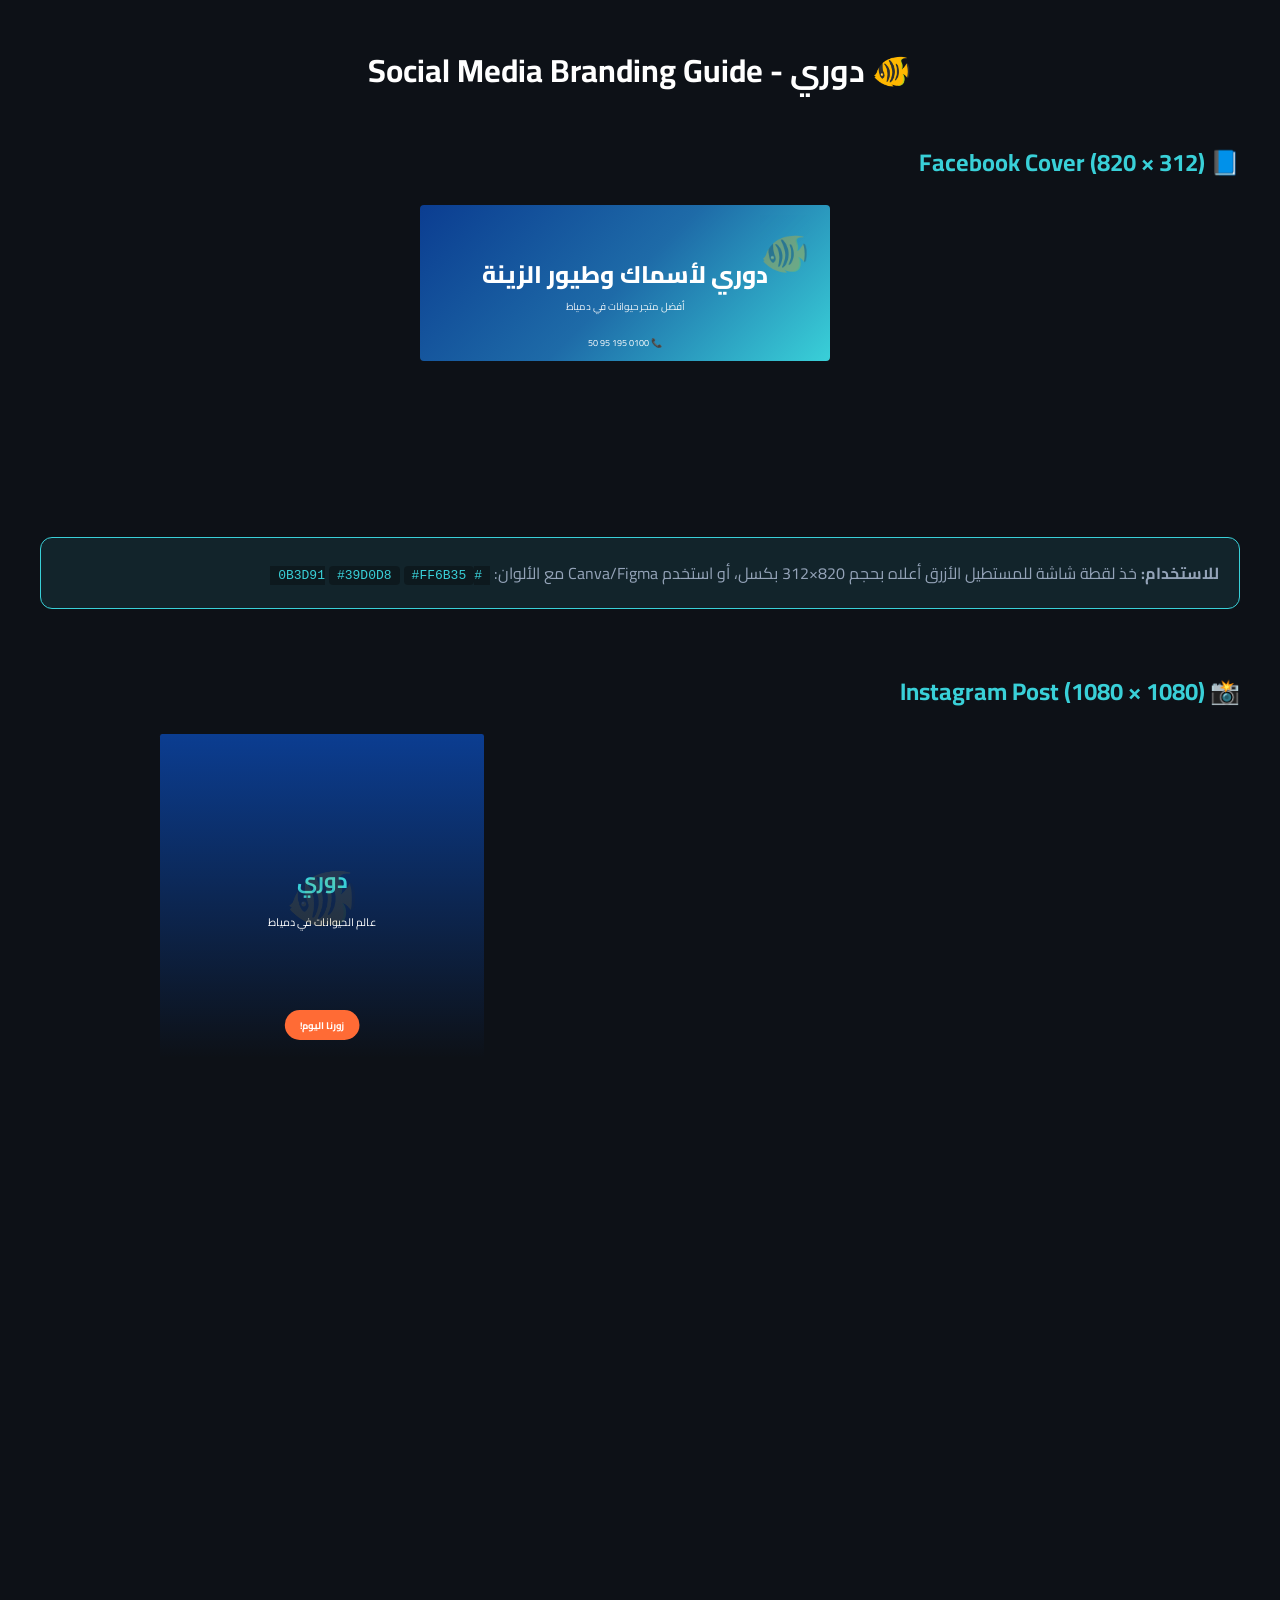
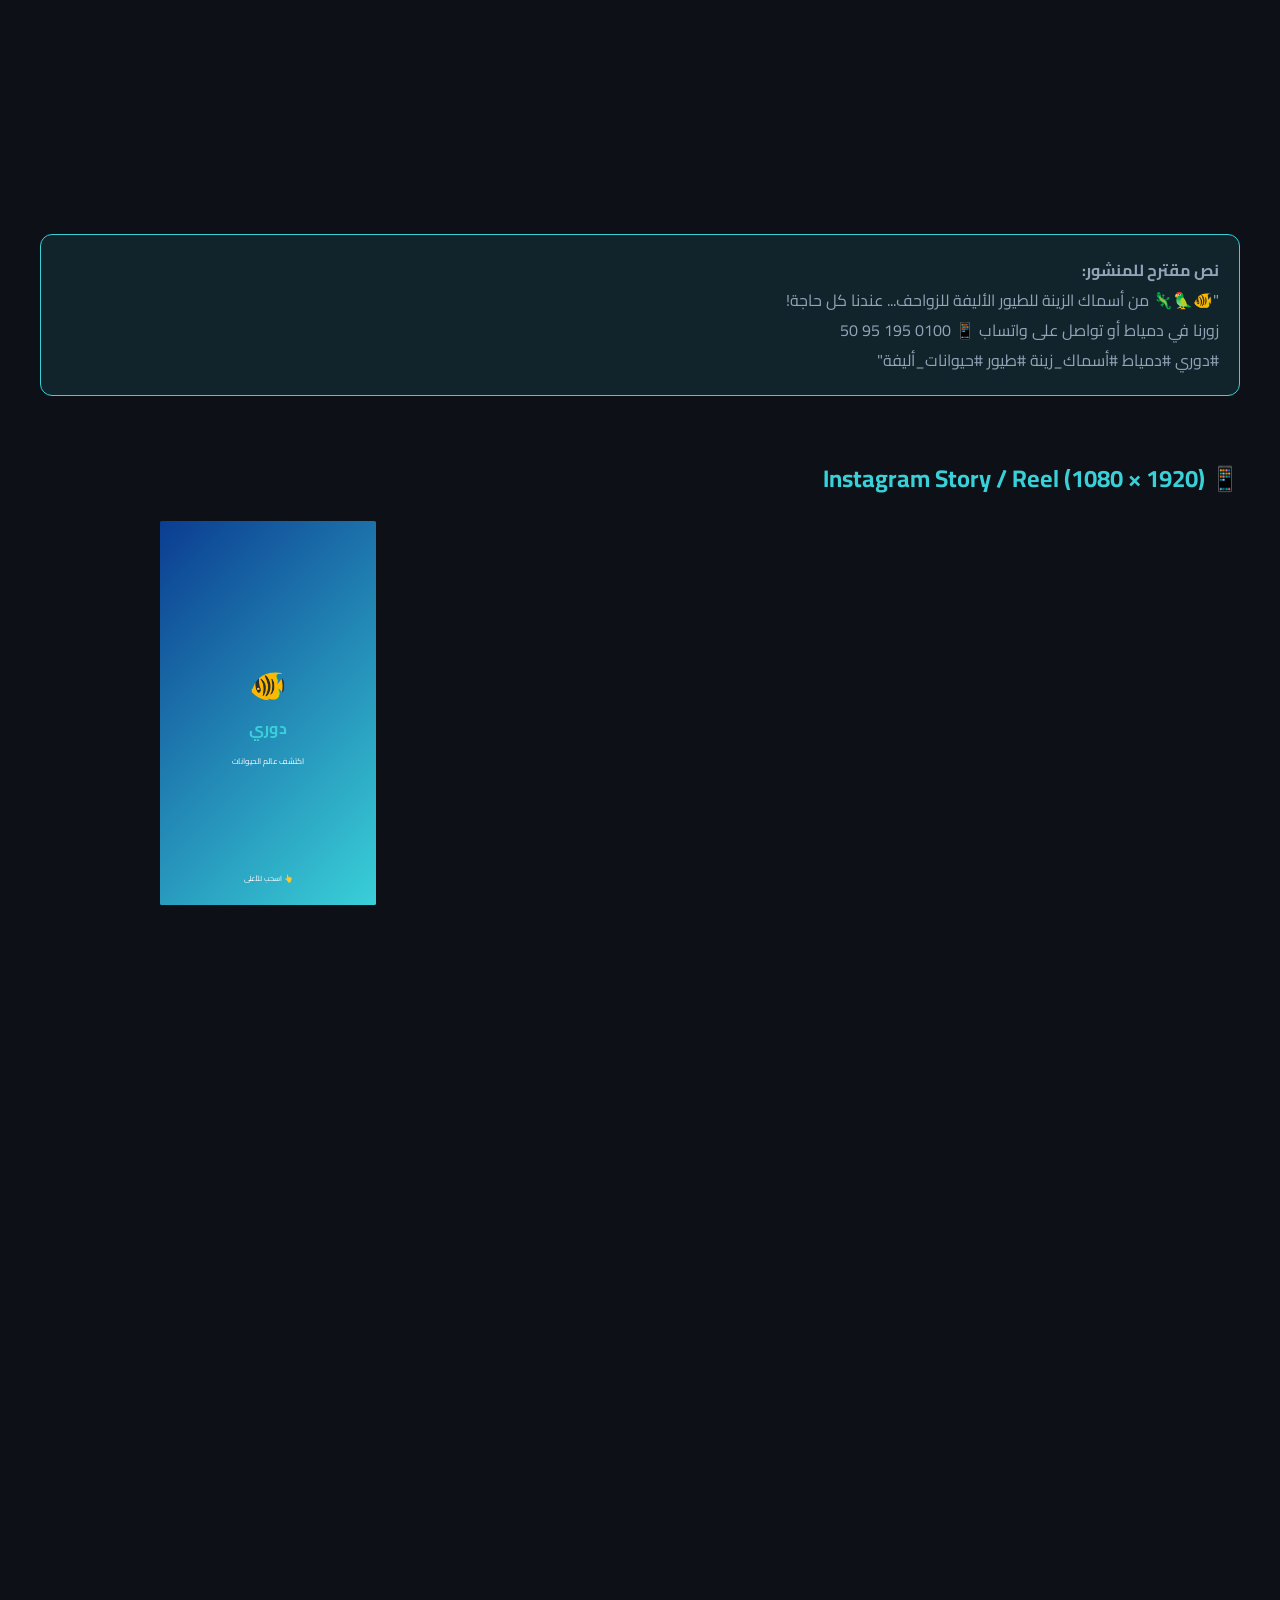
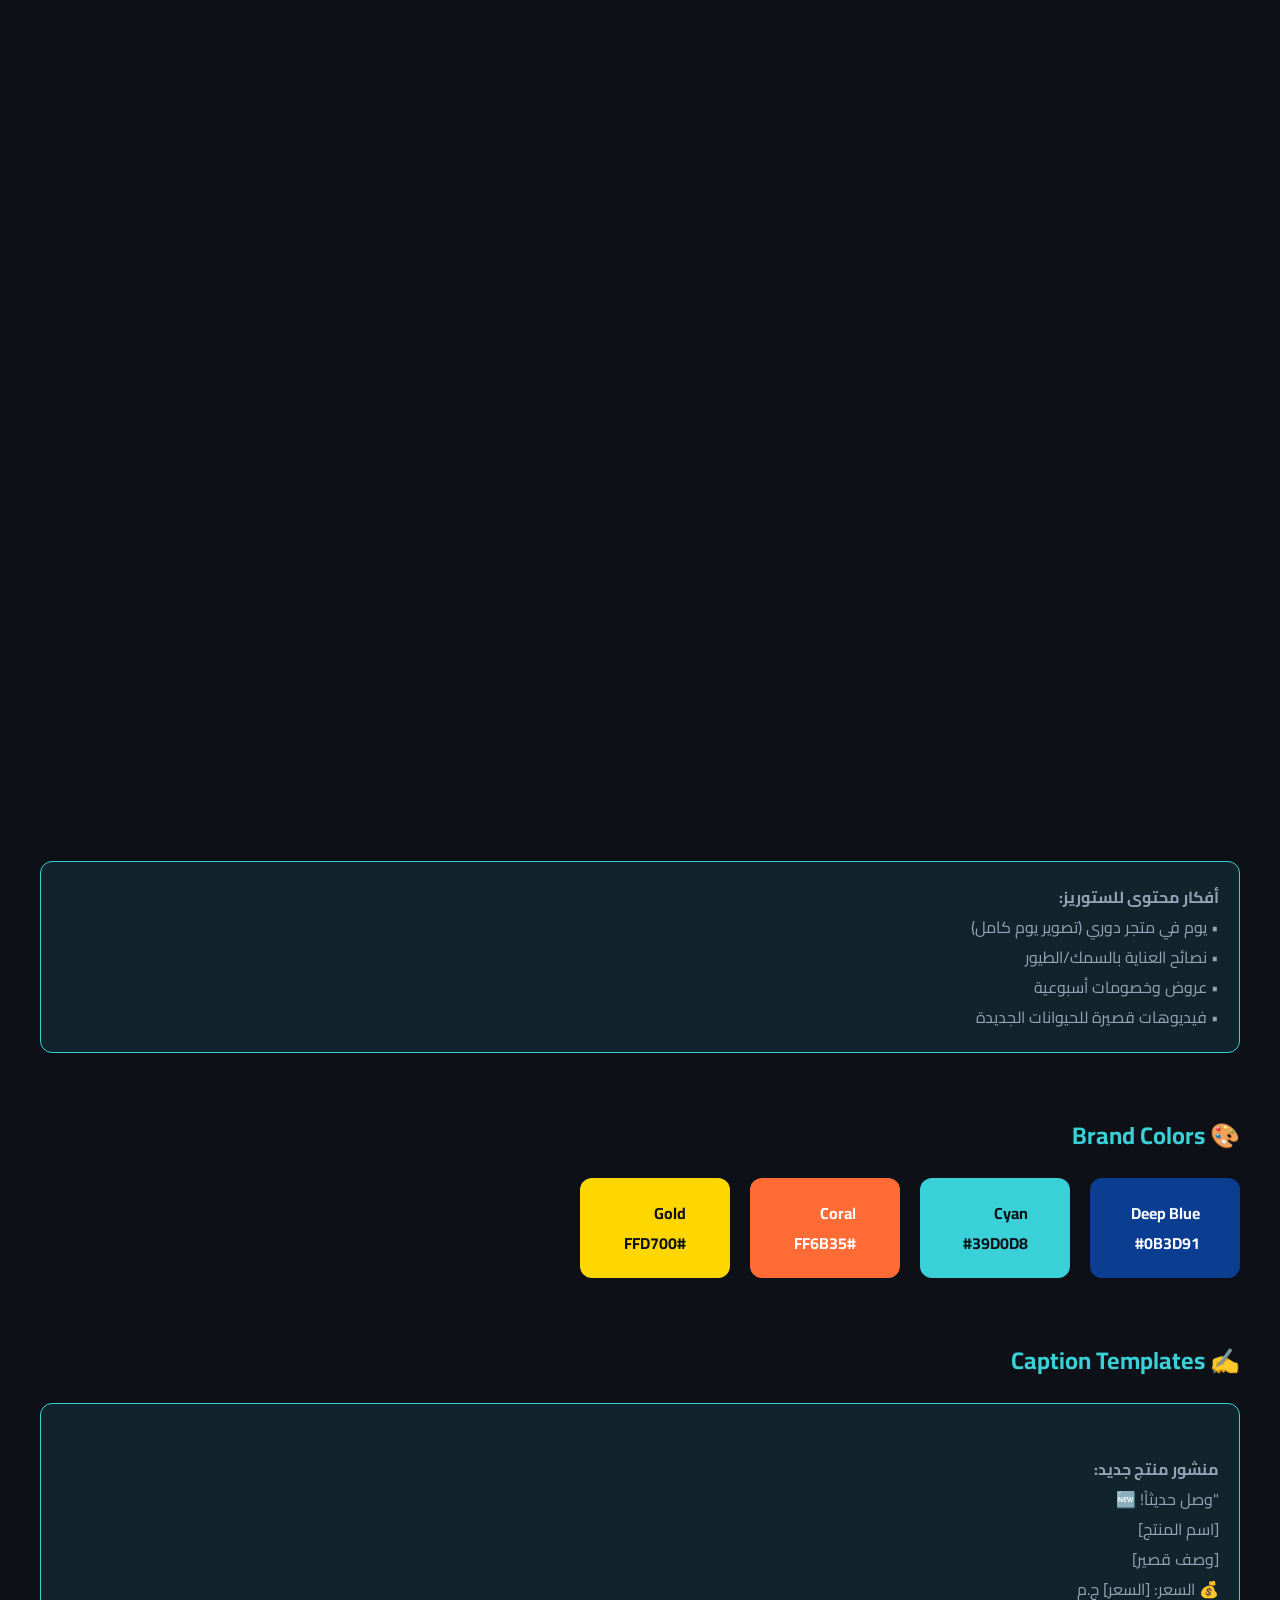
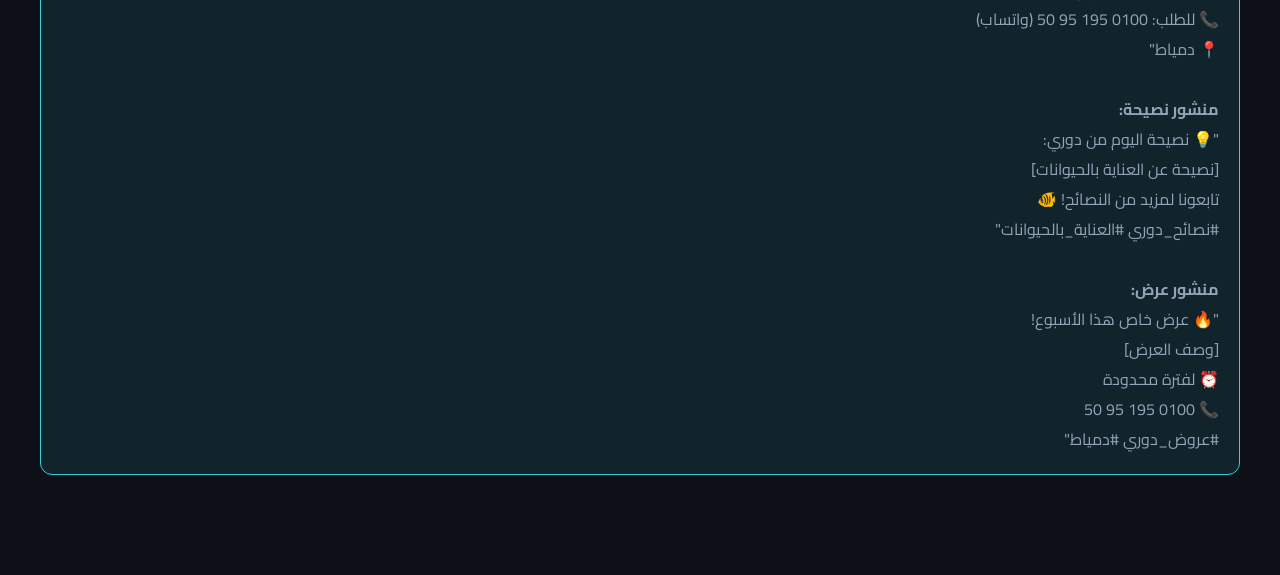
<file: social-branding.html>
<!DOCTYPE html>
<html lang="ar" dir="rtl">
<head>
  <meta charset="UTF-8">
  <meta name="viewport" content="width=device-width, initial-scale=1.0">
  <title>Social Media Branding | دوري</title>
  <link rel="preconnect" href="https://fonts.googleapis.com">
  <link href="https://fonts.googleapis.com/css2?family=Cairo:wght@400;600;700;800&display=swap" rel="stylesheet">
  <style>
    * { margin: 0; padding: 0; box-sizing: border-box; }
    body { font-family: 'Cairo', sans-serif; background: #0d1117; color: #fff; padding: 40px; }
    .brand-section { margin-bottom: 60px; }
    .brand-section h2 { color: #39d0d8; margin-bottom: 20px; font-size: 1.5rem; }
    .preview-grid { display: grid; grid-template-columns: repeat(auto-fill, minmax(300px, 1fr)); gap: 30px; }
    
    /* Facebook Cover */
    .fb-cover {
      width: 820px; height: 312px;
      background: linear-gradient(135deg, #0B3D91 0%, #1E6BA8 50%, #39D0D8 100%);
      border-radius: 8px;
      display: flex; flex-direction: column;
      align-items: center; justify-content: center;
      position: relative; overflow: hidden;
      transform: scale(0.5); transform-origin: top left;
    }
    .fb-cover::before {
      content: '🐠'; font-size: 80px; position: absolute;
      top: 20px; right: 40px; opacity: 0.3;
    }
    .fb-cover h1 { font-size: 48px; font-weight: 800; }
    .fb-cover p { font-size: 20px; opacity: 0.9; }
    .fb-cover .phone { position: absolute; bottom: 20px; font-size: 18px; }
    
    /* Instagram Post */
    .ig-post {
      width: 1080px; height: 1080px;
      background: linear-gradient(180deg, #0B3D91 0%, #0d1117 100%);
      border-radius: 8px;
      display: flex; flex-direction: column;
      align-items: center; justify-content: center;
      position: relative; overflow: hidden;
      transform: scale(0.3); transform-origin: top left;
    }
    .ig-post .fish-bg { font-size: 200px; position: absolute; opacity: 0.1; }
    .ig-post h2 { font-size: 72px; color: #39d0d8; }
    .ig-post .tagline { font-size: 36px; margin-top: 20px; }
    .ig-post .cta { position: absolute; bottom: 60px; background: #FF6B35; padding: 20px 50px; border-radius: 50px; font-size: 32px; font-weight: 700; }
    
    /* Story/Reel */
    .story {
      width: 1080px; height: 1920px;
      background: linear-gradient(135deg, #0B3D91, #39D0D8);
      border-radius: 8px;
      display: flex; flex-direction: column;
      align-items: center; justify-content: center;
      position: relative;
      transform: scale(0.2); transform-origin: top left;
    }
    .story .logo { font-size: 150px; }
    .story h2 { font-size: 80px; }
    .story p { font-size: 40px; margin-top: 30px; }
    .story .swipe { position: absolute; bottom: 100px; font-size: 36px; animation: bounce 2s infinite; }
    @keyframes bounce { 0%,100%{transform:translateY(0)} 50%{transform:translateY(-20px)} }
    
    .note { background: rgba(57,208,216,0.1); border: 1px solid #39d0d8; padding: 20px; border-radius: 12px; margin-top: 20px; color: #94a3b8; }
    .note code { color: #39d0d8; background: rgba(0,0,0,0.3); padding: 2px 8px; border-radius: 4px; }
  </style>
</head>
<body>
  <h1 style="text-align:center; margin-bottom:40px; font-size:2rem;">🐠 دوري - Social Media Branding Guide</h1>
  
  <div class="brand-section">
    <h2>📘 Facebook Cover (820 × 312)</h2>
    <div class="fb-cover">
      <h1>دوري لأسماك وطيور الزينة</h1>
      <p>أفضل متجر حيوانات في دمياط</p>
      <div class="phone">📞 0100 195 95 50</div>
    </div>
    <div class="note">
      <strong>للاستخدام:</strong> خذ لقطة شاشة للمستطيل الأزرق أعلاه بحجم 820×312 بكسل، أو استخدم Canva/Figma مع الألوان:
      <code>#0B3D91</code> <code>#39D0D8</code> <code>#FF6B35</code>
    </div>
  </div>
  
  <div class="brand-section">
    <h2>📸 Instagram Post (1080 × 1080)</h2>
    <div class="ig-post">
      <div class="fish-bg">🐠</div>
      <h2>دوري</h2>
      <div class="tagline">عالم الحيوانات في دمياط</div>
      <div class="cta">زورنا اليوم!</div>
    </div>
    <div class="note">
      <strong>نص مقترح للمنشور:</strong><br>
      "🐠🦜🦎 من أسماك الزينة للطيور الأليفة للزواحف... عندنا كل حاجة!<br>
      زورنا في دمياط أو تواصل على واتساب 📱 0100 195 95 50<br>
      #دوري #دمياط #أسماك_زينة #طيور #حيوانات_أليفة"
    </div>
  </div>
  
  <div class="brand-section">
    <h2>📱 Instagram Story / Reel (1080 × 1920)</h2>
    <div class="story">
      <div class="logo">🐠</div>
      <h2>دوري</h2>
      <p>اكتشف عالم الحيوانات</p>
      <div class="swipe">👆 اسحب للأعلى</div>
    </div>
    <div class="note">
      <strong>أفكار محتوى للستوريز:</strong><br>
      • يوم في متجر دوري (تصوير يوم كامل)<br>
      • نصائح العناية بالسمك/الطيور<br>
      • عروض وخصومات أسبوعية<br>
      • فيديوهات قصيرة للحيوانات الجديدة
    </div>
  </div>
  
  <div class="brand-section">
    <h2>🎨 Brand Colors</h2>
    <div style="display:flex; gap:20px; flex-wrap:wrap;">
      <div style="width:150px; height:100px; background:#0B3D91; border-radius:12px; display:flex; align-items:center; justify-content:center; font-weight:700;">Deep Blue<br>#0B3D91</div>
      <div style="width:150px; height:100px; background:#39D0D8; border-radius:12px; display:flex; align-items:center; justify-content:center; font-weight:700; color:#0d1117;">Cyan<br>#39D0D8</div>
      <div style="width:150px; height:100px; background:#FF6B35; border-radius:12px; display:flex; align-items:center; justify-content:center; font-weight:700;">Coral<br>#FF6B35</div>
      <div style="width:150px; height:100px; background:#FFD700; border-radius:12px; display:flex; align-items:center; justify-content:center; font-weight:700; color:#0d1117;">Gold<br>#FFD700</div>
    </div>
  </div>
  
  <div class="brand-section">
    <h2>✍️ Caption Templates</h2>
    <div class="note" style="white-space:pre-line;">
<strong>منشور منتج جديد:</strong>
"وصل حديثاً! 🆕
[اسم المنتج]
[وصف قصير]
💰 السعر: [السعر] ج.م
📞 للطلب: 0100 195 95 50 (واتساب)
📍 دمياط"

<strong>منشور نصيحة:</strong>
"💡 نصيحة اليوم من دوري:
[نصيحة عن العناية بالحيوانات]
تابعونا لمزيد من النصائح! 🐠
#نصائح_دوري #العناية_بالحيوانات"

<strong>منشور عرض:</strong>
"🔥 عرض خاص هذا الأسبوع!
[وصف العرض]
⏰ لفترة محدودة
📞 0100 195 95 50
#عروض_دوري #دمياط"
    </div>
  </div>
</body>
</html>
</file>
<file: css/base.css>
/* ============================================
   DORY PET STORE - BASE STYLES
   ============================================ */

/* CSS Variables - Dory Ocean Theme */
:root {
  /* Primary Colors */
  --dory-deep: #0B3D91;
  --dory-ocean: #1E6BA8;
  --dory-cyan: #39D0D8;
  --dory-coral: #FF6B35;
  --dory-gold: #FFD700;
  
  /* Neutrals */
  --white: #FFFFFF;
  --off-white: #F8FAFC;
  --light-gray: #E2E8F0;
  --mid-gray: #94A3B8;
  --dark-gray: #334155;
  --near-black: #0F172A;
  
  /* Gradients */
  --gradient-ocean: linear-gradient(135deg, var(--dory-deep) 0%, var(--dory-ocean) 50%, var(--dory-cyan) 100%);
  --gradient-dark: linear-gradient(180deg, var(--near-black) 0%, var(--dory-deep) 100%);
  --gradient-card: linear-gradient(145deg, var(--white) 0%, var(--off-white) 100%);
  
  /* Shadows */
  --shadow-sm: 0 1px 2px rgba(0,0,0,0.05);
  --shadow-md: 0 4px 6px -1px rgba(0,0,0,0.1), 0 2px 4px -1px rgba(0,0,0,0.06);
  --shadow-lg: 0 10px 15px -3px rgba(0,0,0,0.1), 0 4px 6px -2px rgba(0,0,0,0.05);
  --shadow-cyan: 0 0 20px rgba(57, 208, 216, 0.3);
  --shadow-coral: 0 0 20px rgba(255, 107, 53, 0.3);
  
  /* Typography */
  --font-arabic: 'Cairo', 'Tajawal', sans-serif;
  --font-body: 'Inter', system-ui, sans-serif;
  --font-mono: 'JetBrains Mono', monospace;
  
  /* Spacing */
  --space-xs: 0.25rem;
  --space-sm: 0.5rem;
  --space-md: 1rem;
  --space-lg: 1.5rem;
  --space-xl: 2rem;
  --space-2xl: 3rem;
  --space-3xl: 4rem;
  --space-4xl: 6rem;
  
  /* Border Radius */
  --radius-sm: 8px;
  --radius-md: 12px;
  --radius-lg: 16px;
  --radius-xl: 24px;
  --radius-full: 9999px;
  
  /* Transitions */
  --transition-fast: 0.15s ease;
  --transition-base: 0.3s ease;
  --transition-slow: 0.5s ease;
  
  /* Z-index layers */
  --z-base: 1;
  --z-nav: 100;
  --z-modal: 200;
  --z-tooltip: 300;
}

/* ============================================
   RESET & BASE
   ============================================ */
*, *::before, *::after {
  margin: 0;
  padding: 0;
  box-sizing: border-box;
}

html {
  scroll-behavior: smooth;
  font-size: 16px;
  direction: rtl;
}

body {
  font-family: var(--font-arabic);
  background: var(--near-black);
  color: var(--white);
  line-height: 1.7;
  overflow-x: hidden;
  min-height: 100vh;
}

/* Scrollbar */
::-webkit-scrollbar {
  width: 10px;
}
::-webkit-scrollbar-track {
  background: var(--near-black);
}
::-webkit-scrollbar-thumb {
  background: var(--dory-cyan);
  border-radius: var(--radius-full);
}
::-webkit-scrollbar-thumb:hover {
  background: var(--dory-ocean);
}

/* Selection */
::selection {
  background: var(--dory-cyan);
  color: var(--near-black);
}

/* ============================================
   TYPOGRAPHY
   ============================================ */
h1, h2, h3, h4, h5, h6 {
  font-family: var(--font-arabic);
  font-weight: 700;
  line-height: 1.3;
  color: var(--white);
}

h1 { font-size: clamp(2.5rem, 5vw, 4.5rem); }
h2 { font-size: clamp(1.8rem, 4vw, 3rem); }
h3 { font-size: clamp(1.3rem, 3vw, 2rem); }
h4 { font-size: clamp(1.1rem, 2vw, 1.5rem); }

p {
  color: var(--light-gray);
  font-size: 1.05rem;
}

a {
  color: var(--dory-cyan);
  text-decoration: none;
  transition: var(--transition-base);
}

a:hover {
  color: var(--dory-gold);
}

/* ============================================
   UTILITIES
   ============================================ */
.container {
  width: 100%;
  max-width: 1280px;
  margin: 0 auto;
  padding: 0 var(--space-lg);
}

.section {
  padding: var(--space-4xl) 0;
  position: relative;
}

.section-title {
  text-align: center;
  margin-bottom: var(--space-3xl);
}

.section-title h2 {
  position: relative;
  display: inline-block;
  margin-bottom: var(--space-md);
}

.section-title h2::after {
  content: '';
  position: absolute;
  bottom: -10px;
  left: 50%;
  transform: translateX(-50%);
  width: 80px;
  height: 4px;
  background: var(--gradient-ocean);
  border-radius: var(--radius-full);
}

.section-title p {
  color: var(--mid-gray);
  max-width: 600px;
  margin: var(--space-lg) auto 0;
}

/* Glass morphism card */
.glass-card {
  background: rgba(255, 255, 255, 0.05);
  backdrop-filter: blur(10px);
  border: 1px solid rgba(255, 255, 255, 0.1);
  border-radius: var(--radius-lg);
  padding: var(--space-xl);
  transition: var(--transition-base);
}

.glass-card:hover {
  background: rgba(255, 255, 255, 0.08);
  border-color: var(--dory-cyan);
  transform: translateY(-5px);
  box-shadow: var(--shadow-cyan);
}

/* Gradient text */
.gradient-text {
  background: var(--gradient-ocean);
  -webkit-background-clip: text;
  -webkit-text-fill-color: transparent;
  background-clip: text;
}

/* Button styles */
.btn {
  display: inline-flex;
  align-items: center;
  gap: var(--space-sm);
  padding: var(--space-md) var(--space-xl);
  border-radius: var(--radius-full);
  font-family: var(--font-arabic);
  font-weight: 600;
  font-size: 1rem;
  cursor: pointer;
  transition: var(--transition-base);
  border: none;
  outline: none;
}

.btn-primary {
  background: var(--gradient-ocean);
  color: var(--white);
  box-shadow: var(--shadow-cyan);
}

.btn-primary:hover {
  transform: translateY(-2px);
  box-shadow: 0 0 30px rgba(57, 208, 216, 0.5);
}

.btn-secondary {
  background: transparent;
  color: var(--dory-cyan);
  border: 2px solid var(--dory-cyan);
}

.btn-secondary:hover {
  background: var(--dory-cyan);
  color: var(--near-black);
}

.btn-coral {
  background: var(--dory-coral);
  color: var(--white);
  box-shadow: var(--shadow-coral);
}

.btn-coral:hover {
  transform: translateY(-2px);
  box-shadow: 0 0 30px rgba(255, 107, 53, 0.5);
}

/* Badge */
.badge {
  display: inline-block;
  padding: var(--space-xs) var(--space-md);
  border-radius: var(--radius-full);
  font-size: 0.85rem;
  font-weight: 600;
}

.badge-cyan {
  background: rgba(57, 208, 216, 0.15);
  color: var(--dory-cyan);
  border: 1px solid var(--dory-cyan);
}

.badge-coral {
  background: rgba(255, 107, 53, 0.15);
  color: var(--dory-coral);
  border: 1px solid var(--dory-coral);
}

/* ============================================
   PLACEHOLDER SYSTEM
   ============================================ */
.placeholder-img {
  background: var(--gradient-dark);
  border: 2px dashed var(--dory-cyan);
  border-radius: var(--radius-md);
  display: flex;
  align-items: center;
  justify-content: center;
  min-height: 200px;
  color: var(--dory-cyan);
  font-size: 0.9rem;
  position: relative;
  overflow: hidden;
}

.placeholder-img::before {
  content: '📷';
  font-size: 2rem;
  margin-bottom: var(--space-sm);
  display: block;
}

.placeholder-img span {
  position: absolute;
  bottom: var(--space-md);
  font-size: 0.8rem;
  color: var(--mid-gray);
}

/* ============================================
   RESPONSIVE UTILITIES
   ============================================ */
@media (max-width: 768px) {
  .section {
    padding: var(--space-3xl) 0;
  }
  
  .container {
    padding: 0 var(--space-md);
  }
}
</file>
<file: css/layout.css>
/* ============================================
   DORY PET STORE - LAYOUT & COMPONENTS
   ============================================ */

/* ============================================
   NAVIGATION
   ============================================ */
.navbar {
  position: fixed;
  top: 0;
  left: 0;
  right: 0;
  z-index: var(--z-nav);
  padding: var(--space-md) 0;
  transition: var(--transition-base);
  background: transparent;
}

.navbar.scrolled {
  background: rgba(11, 61, 145, 0.95);
  backdrop-filter: blur(20px);
  box-shadow: var(--shadow-lg);
  padding: var(--space-sm) 0;
}

.navbar .container {
  display: flex;
  align-items: center;
  justify-content: space-between;
}

/* Logo */
.nav-logo {
  display: flex;
  align-items: center;
  gap: var(--space-md);
  font-family: var(--font-arabic);
  font-weight: 800;
  font-size: 1.5rem;
  color: var(--white);
}

.nav-logo .logo-icon {
  width: 45px;
  height: 45px;
  background: var(--gradient-ocean);
  border-radius: var(--radius-full);
  display: flex;
  align-items: center;
  justify-content: center;
  font-size: 1.5rem;
  box-shadow: var(--shadow-cyan);
}

/* Nav Links */
.nav-links {
  display: flex;
  align-items: center;
  gap: var(--space-xl);
  list-style: none;
}

.nav-links a {
  color: var(--light-gray);
  font-weight: 600;
  font-size: 0.95rem;
  position: relative;
  padding: var(--space-sm) 0;
}

.nav-links a::after {
  content: '';
  position: absolute;
  bottom: 0;
  right: 0;
  width: 0;
  height: 2px;
  background: var(--dory-cyan);
  transition: var(--transition-base);
  border-radius: var(--radius-full);
}

.nav-links a:hover,
.nav-links a.active {
  color: var(--white);
}

.nav-links a:hover::after,
.nav-links a.active::after {
  width: 100%;
}

/* Nav CTA */
.nav-cta {
  display: flex;
  align-items: center;
  gap: var(--space-md);
}

.nav-cta .phone-btn {
  display: flex;
  align-items: center;
  gap: var(--space-sm);
  color: var(--dory-cyan);
  font-weight: 600;
  font-size: 0.9rem;
}

.nav-cta .phone-btn svg {
  width: 18px;
  height: 18px;
}

/* Mobile Menu Toggle */
.menu-toggle {
  display: none;
  flex-direction: column;
  gap: 5px;
  cursor: pointer;
  padding: var(--space-sm);
  background: none;
  border: none;
}

.menu-toggle span {
  display: block;
  width: 25px;
  height: 3px;
  background: var(--white);
  border-radius: var(--radius-full);
  transition: var(--transition-base);
}

.menu-toggle.active span:nth-child(1) {
  transform: rotate(45deg) translate(5px, 5px);
}

.menu-toggle.active span:nth-child(2) {
  opacity: 0;
}

.menu-toggle.active span:nth-child(3) {
  transform: rotate(-45deg) translate(6px, -6px);
}

/* ============================================
   FOOTER
   ============================================ */
.footer {
  background: var(--gradient-dark);
  padding: var(--space-4xl) 0 var(--space-xl);
  position: relative;
  overflow: hidden;
}

.footer::before {
  content: '';
  position: absolute;
  top: 0;
  left: 0;
  right: 0;
  height: 4px;
  background: var(--gradient-ocean);
}

.footer-grid {
  display: grid;
  grid-template-columns: 2fr 1fr 1fr 1.5fr;
  gap: var(--space-3xl);
  margin-bottom: var(--space-3xl);
}

.footer-brand .logo-icon {
  width: 50px;
  height: 50px;
  background: var(--gradient-ocean);
  border-radius: var(--radius-full);
  display: flex;
  align-items: center;
  justify-content: center;
  font-size: 1.8rem;
  margin-bottom: var(--space-lg);
  box-shadow: var(--shadow-cyan);
}

.footer-brand h3 {
  font-size: 1.5rem;
  margin-bottom: var(--space-md);
}

.footer-brand p {
  color: var(--mid-gray);
  font-size: 0.95rem;
  line-height: 1.8;
}

.footer-social {
  display: flex;
  gap: var(--space-md);
  margin-top: var(--space-lg);
}

.footer-social a {
  width: 40px;
  height: 40px;
  border-radius: var(--radius-full);
  background: rgba(255,255,255,0.05);
  display: flex;
  align-items: center;
  justify-content: center;
  border: 1px solid rgba(255,255,255,0.1);
  transition: var(--transition-base);
}

.footer-social a:hover {
  background: var(--dory-cyan);
  border-color: var(--dory-cyan);
  transform: translateY(-3px);
}

.footer-social a:hover svg {
  fill: var(--near-black);
}

.footer-social svg {
  width: 18px;
  height: 18px;
  fill: var(--light-gray);
  transition: var(--transition-base);
}

.footer-links h4 {
  font-size: 1.1rem;
  margin-bottom: var(--space-lg);
  color: var(--white);
}

.footer-links ul {
  list-style: none;
}

.footer-links li {
  margin-bottom: var(--space-md);
}

.footer-links a {
  color: var(--mid-gray);
  font-size: 0.95rem;
  transition: var(--transition-base);
}

.footer-links a:hover {
  color: var(--dory-cyan);
  padding-right: var(--space-sm);
}

.footer-contact h4 {
  font-size: 1.1rem;
  margin-bottom: var(--space-lg);
}

.footer-contact-item {
  display: flex;
  align-items: flex-start;
  gap: var(--space-md);
  margin-bottom: var(--space-lg);
}

.footer-contact-item svg {
  width: 20px;
  height: 20px;
  fill: var(--dory-cyan);
  flex-shrink: 0;
  margin-top: 3px;
}

.footer-contact-item span {
  color: var(--mid-gray);
  font-size: 0.95rem;
  line-height: 1.6;
}

.footer-bottom {
  border-top: 1px solid rgba(255,255,255,0.05);
  padding-top: var(--space-xl);
  display: flex;
  justify-content: space-between;
  align-items: center;
  flex-wrap: wrap;
  gap: var(--space-md);
}

.footer-bottom p {
  color: var(--mid-gray);
  font-size: 0.85rem;
}

.footer-bottom .heart {
  color: var(--dory-coral);
  display: inline-block;
  animation: heartbeat 1.5s ease infinite;
}

/* ============================================
   GRID SYSTEM
   ============================================ */
.grid {
  display: grid;
  gap: var(--space-xl);
}

.grid-2 { grid-template-columns: repeat(2, 1fr); }
.grid-3 { grid-template-columns: repeat(3, 1fr); }
.grid-4 { grid-template-columns: repeat(4, 1fr); }
.grid-5 { grid-template-columns: repeat(5, 1fr); }

/* ============================================
   CARD COMPONENTS
   ============================================ */
.card {
  background: var(--gradient-card);
  border-radius: var(--radius-lg);
  overflow: hidden;
  transition: var(--transition-base);
  border: 1px solid rgba(255,255,255,0.05);
}

.card:hover {
  transform: translateY(-8px);
  box-shadow: var(--shadow-lg);
}

.card-image {
  position: relative;
  overflow: hidden;
  aspect-ratio: 4/3;
}

.card-image img,
.card-image .placeholder-img {
  width: 100%;
  height: 100%;
  object-fit: cover;
  transition: var(--transition-slow);
}

.card:hover .card-image img {
  transform: scale(1.08);
}

.card-badge {
  position: absolute;
  top: var(--space-md);
  right: var(--space-md);
  z-index: 2;
}

.card-content {
  padding: var(--space-xl);
}

.card-title {
  font-size: 1.2rem;
  margin-bottom: var(--space-sm);
  color: var(--white);
}

.card-text {
  color: var(--mid-gray);
  font-size: 0.95rem;
  line-height: 1.6;
}

.card-price {
  display: flex;
  align-items: center;
  gap: var(--space-sm);
  margin-top: var(--space-lg);
}

.card-price .current {
  font-size: 1.3rem;
  font-weight: 700;
  color: var(--dory-cyan);
}

.card-price .old {
  font-size: 1rem;
  color: var(--mid-gray);
  text-decoration: line-through;
}

/* ============================================
   WHATSAPP FLOAT BUTTON
   ============================================ */
.whatsapp-float {
  position: fixed;
  bottom: 30px;
  left: 30px;
  z-index: var(--z-tooltip);
  width: 60px;
  height: 60px;
  background: #25D366;
  border-radius: var(--radius-full);
  display: flex;
  align-items: center;
  justify-content: center;
  box-shadow: 0 4px 20px rgba(37, 211, 102, 0.4);
  transition: var(--transition-base);
  animation: float-bob 3s ease-in-out infinite;
}

.whatsapp-float:hover {
  transform: scale(1.1);
  box-shadow: 0 6px 30px rgba(37, 211, 102, 0.6);
}

.whatsapp-float svg {
  width: 30px;
  height: 30px;
  fill: white;
}

/* ============================================
   BACK TO TOP
   ============================================ */
.back-to-top {
  position: fixed;
  bottom: 30px;
  right: 30px;
  z-index: var(--z-tooltip);
  width: 50px;
  height: 50px;
  background: var(--gradient-ocean);
  border-radius: var(--radius-full);
  display: flex;
  align-items: center;
  justify-content: center;
  border: none;
  cursor: pointer;
  opacity: 0;
  visibility: hidden;
  transition: var(--transition-base);
  box-shadow: var(--shadow-cyan);
}

.back-to-top.visible {
  opacity: 1;
  visibility: visible;
}

.back-to-top:hover {
  transform: translateY(-5px);
}

.back-to-top svg {
  width: 20px;
  height: 20px;
  fill: white;
}

/* ============================================
   RESPONSIVE LAYOUT
   ============================================ */
@media (max-width: 1024px) {
  .footer-grid {
    grid-template-columns: 1fr 1fr;
    gap: var(--space-2xl);
  }
  
  .grid-4 { grid-template-columns: repeat(2, 1fr); }
  .grid-5 { grid-template-columns: repeat(3, 1fr); }
}

@media (max-width: 768px) {
  .nav-links {
    position: fixed;
    top: 0;
    right: -100%;
    width: 80%;
    max-width: 350px;
    height: 100vh;
    background: var(--gradient-dark);
    flex-direction: column;
    padding: var(--space-4xl) var(--space-xl);
    gap: var(--space-xl);
    transition: var(--transition-slow);
    box-shadow: -10px 0 30px rgba(0,0,0,0.3);
  }
  
  .nav-links.active {
    right: 0;
  }
  
  .nav-links a {
    font-size: 1.1rem;
  }
  
  .menu-toggle {
    display: flex;
  }
  
  .nav-cta .phone-btn span {
    display: none;
  }
  
  .footer-grid {
    grid-template-columns: 1fr;
    gap: var(--space-2xl);
  }
  
  .grid-2,
  .grid-3,
  .grid-4,
  .grid-5 {
    grid-template-columns: 1fr;
  }
  
  .footer-bottom {
    flex-direction: column;
    text-align: center;
  }
  
  .whatsapp-float {
    width: 50px;
    height: 50px;
    bottom: 20px;
    left: 20px;
  }
  
  .whatsapp-float svg {
    width: 24px;
    height: 24px;
  }
}

@media (max-width: 480px) {
  .nav-logo {
    font-size: 1.2rem;
  }
  
  .nav-logo .logo-icon {
    width: 38px;
    height: 38px;
    font-size: 1.2rem;
  }
}
</file>
<file: css/animations.css>
/* ============================================
   DORY PET STORE - ANIMATIONS
   ============================================ */

/* ============================================
   KEYFRAMES
   ============================================ */
@keyframes float-bob {
  0%, 100% { transform: translateY(0); }
  50% { transform: translateY(-10px); }
}

@keyframes float-bob-slow {
  0%, 100% { transform: translateY(0) rotate(0deg); }
  50% { transform: translateY(-15px) rotate(3deg); }
}

@keyframes swim-right {
  0% { transform: translateX(-100px) scaleX(1); }
  49% { transform: translateX(calc(100vw + 100px)) scaleX(1); }
  50% { transform: translateX(calc(100vw + 100px)) scaleX(-1); }
  99% { transform: translateX(-100px) scaleX(-1); }
  100% { transform: translateX(-100px) scaleX(1); }
}

@keyframes swim-left {
  0% { transform: translateX(calc(100vw + 100px)) scaleX(-1); }
  49% { transform: translateX(-100px) scaleX(-1); }
  50% { transform: translateX(-100px) scaleX(1); }
  99% { transform: translateX(calc(100vw + 100px)) scaleX(1); }
  100% { transform: translateX(calc(100vw + 100px)) scaleX(-1); }
}

@keyframes bubble-rise {
  0% {
    transform: translateY(100vh) scale(0);
    opacity: 0;
  }
  10% {
    opacity: 0.6;
    transform: translateY(90vh) scale(1);
  }
  90% {
    opacity: 0.6;
  }
  100% {
    transform: translateY(-100px) scale(1.2);
    opacity: 0;
  }
}

@keyframes bubble-wobble {
  0%, 100% { margin-left: 0; }
  25% { margin-left: 10px; }
  75% { margin-left: -10px; }
}

@keyframes fade-in-up {
  from {
    opacity: 0;
    transform: translateY(40px);
  }
  to {
    opacity: 1;
    transform: translateY(0);
  }
}

@keyframes fade-in-down {
  from {
    opacity: 0;
    transform: translateY(-40px);
  }
  to {
    opacity: 1;
    transform: translateY(0);
  }
}

@keyframes fade-in-left {
  from {
    opacity: 0;
    transform: translateX(-60px);
  }
  to {
    opacity: 1;
    transform: translateX(0);
  }
}

@keyframes fade-in-right {
  from {
    opacity: 0;
    transform: translateX(60px);
  }
  to {
    opacity: 1;
    transform: translateX(0);
  }
}

@keyframes scale-in {
  from {
    opacity: 0;
    transform: scale(0.8);
  }
  to {
    opacity: 1;
    transform: scale(1);
  }
}

@keyframes shimmer {
  0% { background-position: -200% 0; }
  100% { background-position: 200% 0; }
}

@keyframes pulse-glow {
  0%, 100% {
    box-shadow: 0 0 20px rgba(57, 208, 216, 0.3);
  }
  50% {
    box-shadow: 0 0 40px rgba(57, 208, 216, 0.6);
  }
}

@keyframes heartbeat {
  0%, 100% { transform: scale(1); }
  14% { transform: scale(1.15); }
  28% { transform: scale(1); }
  42% { transform: scale(1.15); }
  70% { transform: scale(1); }
}

@keyframes wave {
  0%, 100% { transform: translateY(0); }
  50% { transform: translateY(-20px); }
}

@keyframes rotate-slow {
  from { transform: rotate(0deg); }
  to { transform: rotate(360deg); }
}

@keyframes typewriter {
  from { width: 0; }
  to { width: 100%; }
}

@keyframes blink-caret {
  from, to { border-color: transparent; }
  50% { border-color: var(--dory-cyan); }
}

@keyframes confetti-fall {
  0% {
    transform: translateY(-100vh) rotate(0deg);
    opacity: 1;
  }
  100% {
    transform: translateY(100vh) rotate(720deg);
    opacity: 0;
  }
}

@keyframes ripple {
  0% {
    transform: scale(0);
    opacity: 1;
  }
  100% {
    transform: scale(4);
    opacity: 0;
  }
}

/* ============================================
   SCROLL REVEAL CLASSES
   ============================================ */
.reveal {
  opacity: 0;
  transform: translateY(40px);
  transition: opacity 0.8s ease, transform 0.8s ease;
}

.reveal.visible {
  opacity: 1;
  transform: translateY(0);
}

.reveal-delay-1 { transition-delay: 0.1s; }
.reveal-delay-2 { transition-delay: 0.2s; }
.reveal-delay-3 { transition-delay: 0.3s; }
.reveal-delay-4 { transition-delay: 0.4s; }
.reveal-delay-5 { transition-delay: 0.5s; }

.reveal-left {
  opacity: 0;
  transform: translateX(-60px);
  transition: opacity 0.8s ease, transform 0.8s ease;
}

.reveal-left.visible {
  opacity: 1;
  transform: translateX(0);
}

.reveal-right {
  opacity: 0;
  transform: translateX(60px);
  transition: opacity 0.8s ease, transform 0.8s ease;
}

.reveal-right.visible {
  opacity: 1;
  transform: translateX(0);
}

.reveal-scale {
  opacity: 0;
  transform: scale(0.8);
  transition: opacity 0.8s ease, transform 0.8s ease;
}

.reveal-scale.visible {
  opacity: 1;
  transform: scale(1);
}

/* ============================================
   HERO BUBBLES
   ============================================ */
.bubbles-container {
  position: absolute;
  top: 0;
  left: 0;
  width: 100%;
  height: 100%;
  overflow: hidden;
  pointer-events: none;
  z-index: 1;
}

.bubble {
  position: absolute;
  bottom: -100px;
  background: radial-gradient(circle at 30% 30%, rgba(255,255,255,0.8), rgba(57, 208, 216, 0.3));
  border-radius: 50%;
  opacity: 0.6;
  animation: bubble-rise linear infinite, bubble-wobble ease-in-out infinite;
}

.bubble:nth-child(1) { left: 10%; width: 20px; height: 20px; animation-duration: 8s, 2s; animation-delay: 0s; }
.bubble:nth-child(2) { left: 20%; width: 35px; height: 35px; animation-duration: 10s, 3s; animation-delay: 1s; }
.bubble:nth-child(3) { left: 35%; width: 15px; height: 15px; animation-duration: 7s, 2.5s; animation-delay: 2s; }
.bubble:nth-child(4) { left: 50%; width: 40px; height: 40px; animation-duration: 12s, 2s; animation-delay: 0.5s; }
.bubble:nth-child(5) { left: 65%; width: 25px; height: 25px; animation-duration: 9s, 3s; animation-delay: 3s; }
.bubble:nth-child(6) { left: 80%; width: 30px; height: 30px; animation-duration: 11s, 2s; animation-delay: 1.5s; }
.bubble:nth-child(7) { left: 90%; width: 18px; height: 18px; animation-duration: 8s, 2.5s; animation-delay: 2.5s; }
.bubble:nth-child(8) { left: 5%; width: 22px; height: 22px; animation-duration: 10s, 3s; animation-delay: 4s; }
.bubble:nth-child(9) { left: 45%; width: 28px; height: 28px; animation-duration: 9s, 2s; animation-delay: 3.5s; }
.bubble:nth-child(10) { left: 75%; width: 16px; height: 16px; animation-duration: 7s, 2.5s; animation-delay: 5s; }

/* ============================================
   SWIMMING FISH DECORATIONS
   ============================================ */
.swimming-fish {
  position: absolute;
  font-size: 2rem;
  z-index: 2;
  pointer-events: none;
  opacity: 0.7;
}

.fish-1 {
  top: 20%;
  animation: swim-right 25s linear infinite;
}

.fish-2 {
  top: 60%;
  animation: swim-left 30s linear infinite;
  animation-delay: 5s;
}

.fish-3 {
  top: 40%;
  animation: swim-right 35s linear infinite;
  animation-delay: 10s;
  font-size: 1.5rem;
}

/* ============================================
   HERO WAVE DIVIDER
   ============================================ */
.wave-divider {
  position: absolute;
  bottom: 0;
  left: 0;
  width: 100%;
  overflow: hidden;
  line-height: 0;
}

.wave-divider svg {
  rotate: 180deg;
  position: relative;
  display: block;
  width: calc(100% + 1.3px);
  height: 120px;
}

.wave-divider .shape-fill {
  fill: var(--near-black);
}

/* ============================================
   LOADING SHIMMER (for placeholders)
   ============================================ */
.shimmer {
  background: linear-gradient(90deg, rgba(255,255,255,0.05) 25%, rgba(255,255,255,0.1) 50%, rgba(255,255,255,0.05) 75%);
  background-size: 200% 100%;
  animation: shimmer 2s infinite;
}

/* ============================================
   HOVER EFFECTS
   ============================================ */
.hover-lift {
  transition: transform 0.3s ease, box-shadow 0.3s ease;
}

.hover-lift:hover {
  transform: translateY(-8px);
  box-shadow: var(--shadow-lg);
}

.hover-glow {
  transition: box-shadow 0.3s ease;
}

.hover-glow:hover {
  box-shadow: var(--shadow-cyan);
}

.hover-scale {
  transition: transform 0.3s ease;
}

.hover-scale:hover {
  transform: scale(1.05);
}

/* ============================================
   PARTICLE BACKGROUND
   ============================================ */
.particles-container {
  position: fixed;
  top: 0;
  left: 0;
  width: 100%;
  height: 100%;
  pointer-events: none;
  z-index: 0;
}

.particle {
  position: absolute;
  width: 4px;
  height: 4px;
  background: var(--dory-cyan);
  border-radius: 50%;
  opacity: 0.3;
  animation: float-bob-slow 6s ease-in-out infinite;
}

/* ============================================
   RIPPLE EFFECT
   ============================================ */
.ripple-effect {
  position: relative;
  overflow: hidden;
}

.ripple-effect::after {
  content: '';
  position: absolute;
  width: 100px;
  height: 100px;
  background: rgba(255,255,255,0.3);
  border-radius: 50%;
  transform: scale(0);
  pointer-events: none;
}

.ripple-effect:active::after {
  animation: ripple 0.6s ease-out;
}

/* ============================================
   STAGGER ANIMATIONS
   ============================================ */
.stagger-children > * {
  opacity: 0;
  animation: fade-in-up 0.6s ease forwards;
}

.stagger-children > *:nth-child(1) { animation-delay: 0.1s; }
.stagger-children > *:nth-child(2) { animation-delay: 0.2s; }
.stagger-children > *:nth-child(3) { animation-delay: 0.3s; }
.stagger-children > *:nth-child(4) { animation-delay: 0.4s; }
.stagger-children > *:nth-child(5) { animation-delay: 0.5s; }
.stagger-children > *:nth-child(6) { animation-delay: 0.6s; }

/* ============================================
   TEXT ANIMATIONS
   ============================================ */
.typewriter-text {
  overflow: hidden;
  white-space: nowrap;
  border-left: 3px solid var(--dory-cyan);
  animation: typewriter 3s steps(40) forwards, blink-caret 0.75s step-end infinite;
}

/* ============================================
   CONFETTI (for special moments)
   ============================================ */
.confetti {
  position: fixed;
  width: 10px;
  height: 10px;
  top: -10px;
  z-index: var(--z-modal);
  animation: confetti-fall linear forwards;
}

/* ============================================
   REDUCED MOTION
   ============================================ */
@media (prefers-reduced-motion: reduce) {
  *, *::before, *::after {
    animation-duration: 0.01ms !important;
    animation-iteration-count: 1 !important;
    transition-duration: 0.01ms !important;
  }
  
  .reveal, .reveal-left, .reveal-right, .reveal-scale {
    opacity: 1;
    transform: none;
  }
}
</file>
<file: css/extras.css>
/* ============================================
   DORY PET STORE - LOADING SCREEN
   ============================================ */

.loading-screen {
  position: fixed;
  top: 0;
  left: 0;
  right: 0;
  bottom: 0;
  background: var(--gradient-dark);
  z-index: 99999;
  display: flex;
  flex-direction: column;
  align-items: center;
  justify-content: center;
  transition: opacity 0.6s ease, visibility 0.6s ease;
}

.loading-screen.hidden {
  opacity: 0;
  visibility: hidden;
  pointer-events: none;
}

.loading-fish {
  font-size: 5rem;
  margin-bottom: var(--space-xl);
  animation: loading-swim 2s ease-in-out infinite;
}

.loading-text {
  font-family: var(--font-arabic);
  font-size: 1.8rem;
  font-weight: 800;
  color: var(--white);
  margin-bottom: var(--space-lg);
}

.loading-text .gradient-text {
  font-size: 2.2rem;
}

.loading-bar {
  width: 200px;
  height: 4px;
  background: rgba(255,255,255,0.1);
  border-radius: var(--radius-full);
  overflow: hidden;
  margin-bottom: var(--space-md);
}

.loading-bar-fill {
  height: 100%;
  background: var(--gradient-ocean);
  border-radius: var(--radius-full);
  width: 0%;
  animation: loading-progress 2s ease-out forwards;
}

.loading-subtext {
  color: var(--mid-gray);
  font-size: 0.9rem;
}

@keyframes loading-swim {
  0%, 100% { transform: translateX(0) rotate(0deg); }
  25% { transform: translateX(15px) rotate(5deg); }
  75% { transform: translateX(-15px) rotate(-5deg); }
}

@keyframes loading-progress {
  0% { width: 0%; }
  50% { width: 70%; }
  100% { width: 100%; }
}

/* ============================================
   DARK/LIGHT MODE TOGGLE
   ============================================ */

.theme-toggle {
  position: fixed;
  top: 100px;
  left: 20px;
  z-index: var(--z-tooltip);
  width: 45px;
  height: 45px;
  border-radius: var(--radius-full);
  background: rgba(255,255,255,0.1);
  border: 1px solid rgba(255,255,255,0.1);
  color: var(--dory-cyan);
  display: flex;
  align-items: center;
  justify-content: center;
  cursor: pointer;
  transition: var(--transition-base);
  backdrop-filter: blur(10px);
}

.theme-toggle:hover {
  background: var(--dory-cyan);
  color: var(--near-black);
  transform: scale(1.1);
}

.theme-toggle svg {
  width: 22px;
  height: 22px;
  fill: currentColor;
}

/* Light Mode Variables */
body.light-mode {
  --near-black: #F8FAFC;
  --white: #0F172A;
  --light-gray: #334155;
  --mid-gray: #64748B;
  --dark-gray: #94A3B8;
  --off-white: #FFFFFF;
}

body.light-mode .navbar.scrolled {
  background: rgba(248, 250, 252, 0.95);
}

body.light-mode .footer {
  background: linear-gradient(180deg, #F8FAFC 0%, #E2E8F0 100%);
}

body.light-mode .glass-card {
  background: rgba(15, 23, 42, 0.03);
  border-color: rgba(15, 23, 42, 0.1);
}

body.light-mode .placeholder-img {
  background: linear-gradient(180deg, #E2E8F0 0%, #CBD5E1 100%);
  border-color: var(--dory-ocean);
}

body.light-mode .review-card,
body.light-mode .feature-card,
body.light-mode .category-card,
body.light-mode .value-card,
body.light-mode .team-card,
body.light-mode .contact-card,
body.light-mode .method-card,
body.light-mode .faq-item,
body.light-mode .product-card,
body.light-mode .gallery-item,
body.light-mode .mission-card,
body.light-mode .reviews-stat {
  background: rgba(15, 23, 42, 0.03);
  border-color: rgba(15, 23, 42, 0.08);
}

body.light-mode .product-search {
  background: rgba(15, 23, 42, 0.03);
  color: var(--white);
}

body.light-mode .filter-btn,
body.light-mode .product-filter-btn {
  background: rgba(15, 23, 42, 0.03);
  border-color: rgba(15, 23, 42, 0.1);
}

body.light-mode .wave-divider .shape-fill {
  fill: #F8FAFC;
}

/* ============================================
   COOKIE CONSENT BANNER
   ============================================ */

.cookie-banner {
  position: fixed;
  bottom: 0;
  left: 0;
  right: 0;
  background: var(--near-black);
  border-top: 1px solid rgba(255,255,255,0.1);
  padding: var(--space-lg) 0;
  z-index: 99998;
  transform: translateY(100%);
  transition: transform 0.4s ease;
}

.cookie-banner.visible {
  transform: translateY(0);
}

.cookie-banner .container {
  display: flex;
  align-items: center;
  justify-content: space-between;
  gap: var(--space-lg);
  flex-wrap: wrap;
}

.cookie-text {
  color: var(--mid-gray);
  font-size: 0.9rem;
  flex: 1;
  min-width: 250px;
}

.cookie-text a {
  color: var(--dory-cyan);
  text-decoration: underline;
}

.cookie-buttons {
  display: flex;
  gap: var(--space-sm);
  flex-shrink: 0;
}

.cookie-btn {
  padding: var(--space-sm) var(--space-lg);
  border-radius: var(--radius-full);
  font-family: var(--font-arabic);
  font-weight: 600;
  font-size: 0.9rem;
  cursor: pointer;
  transition: var(--transition-base);
  border: none;
}

.cookie-btn-accept {
  background: var(--gradient-ocean);
  color: var(--white);
}

.cookie-btn-accept:hover {
  box-shadow: var(--shadow-cyan);
}

.cookie-btn-decline {
  background: transparent;
  color: var(--mid-gray);
  border: 1px solid rgba(255,255,255,0.1);
}

.cookie-btn-decline:hover {
  border-color: var(--dory-coral);
  color: var(--dory-coral);
}

body.light-mode .cookie-banner {
  background: #FFFFFF;
  border-top-color: rgba(15, 23, 42, 0.1);
}

body.light-mode .cookie-btn-decline {
  border-color: rgba(15, 23, 42, 0.1);
  color: var(--mid-gray);
}
</file>
<file: css/pages/home.css>
/* ============================================
   DORY PET STORE - HOME PAGE STYLES
   ============================================ */

/* ============================================
   HERO SECTION
   ============================================ */
.hero {
  position: relative;
  min-height: 100vh;
  display: flex;
  align-items: center;
  justify-content: center;
  background: var(--gradient-dark);
  overflow: hidden;
  padding-top: 80px;
}

.hero::before {
  content: '';
  position: absolute;
  top: 0;
  left: 0;
  right: 0;
  bottom: 0;
  background: 
    radial-gradient(ellipse at 20% 50%, rgba(57, 208, 216, 0.08) 0%, transparent 50%),
    radial-gradient(ellipse at 80% 30%, rgba(255, 107, 53, 0.05) 0%, transparent 50%);
  pointer-events: none;
}

.hero .container {
  position: relative;
  z-index: 10;
}

.hero-content {
  text-align: center;
  max-width: 800px;
  margin: 0 auto;
}

.hero-badge {
  margin-bottom: var(--space-xl);
}

.hero-title {
  font-size: clamp(2.8rem, 6vw, 5rem);
  font-weight: 800;
  line-height: 1.1;
  margin-bottom: var(--space-lg);
}

.hero-title .gradient-text {
  display: block;
  font-size: 1.3em;
}

.hero-subtitle {
  font-size: clamp(1.1rem, 2.5vw, 1.4rem);
  color: var(--mid-gray);
  margin-bottom: var(--space-2xl);
  line-height: 1.8;
}

.hero-buttons {
  display: flex;
  gap: var(--space-md);
  justify-content: center;
  flex-wrap: wrap;
  margin-bottom: var(--space-3xl);
}

/* Hero Stats */
.hero-stats {
  display: flex;
  justify-content: center;
  gap: var(--space-3xl);
  flex-wrap: wrap;
}

.stat-item {
  text-align: center;
}

.stat-number {
  font-size: clamp(2rem, 4vw, 3rem);
  font-weight: 800;
  color: var(--dory-cyan);
  line-height: 1;
}

.stat-suffix {
  font-size: 1.5rem;
  font-weight: 700;
  color: var(--dory-cyan);
}

.stat-label {
  display: block;
  color: var(--mid-gray);
  font-size: 0.9rem;
  margin-top: var(--space-xs);
}

/* ============================================
   CATEGORIES SECTION
   ============================================ */
.categories-section {
  background: var(--near-black);
}

.categories-grid {
  gap: var(--space-lg);
}

.category-card {
  background: var(--gradient-card);
  border-radius: var(--radius-lg);
  padding: var(--space-xl);
  text-align: center;
  border: 1px solid rgba(255,255,255,0.05);
  transition: var(--transition-base);
  position: relative;
  overflow: hidden;
}

.category-card::before {
  content: '';
  position: absolute;
  top: 0;
  left: 0;
  right: 0;
  height: 3px;
  background: var(--gradient-ocean);
  transform: scaleX(0);
  transition: transform 0.3s ease;
}

.category-card:hover {
  transform: translateY(-8px);
  box-shadow: var(--shadow-lg);
  border-color: var(--dory-cyan);
}

.category-card:hover::before {
  transform: scaleX(1);
}

.category-icon {
  font-size: 3rem;
  margin-bottom: var(--space-md);
  display: block;
}

.category-card h3 {
  font-size: 1.2rem;
  margin-bottom: var(--space-sm);
  color: var(--white);
}

.category-card p {
  color: var(--mid-gray);
  font-size: 0.9rem;
  margin-bottom: var(--space-md);
}

.category-count {
  display: inline-block;
  padding: var(--space-xs) var(--space-md);
  background: rgba(57, 208, 216, 0.1);
  color: var(--dory-cyan);
  border-radius: var(--radius-full);
  font-size: 0.85rem;
  font-weight: 600;
}

/* ============================================
   FEATURES SECTION
   ============================================ */
.features-section {
  background: linear-gradient(180deg, var(--near-black) 0%, rgba(11, 61, 145, 0.1) 50%, var(--near-black) 100%);
}

.feature-card {
  background: rgba(255,255,255,0.03);
  border: 1px solid rgba(255,255,255,0.05);
  border-radius: var(--radius-lg);
  padding: var(--space-2xl);
  text-align: center;
  transition: var(--transition-base);
}

.feature-card:hover {
  background: rgba(255,255,255,0.05);
  border-color: var(--dory-cyan);
  transform: translateY(-5px);
}

.feature-icon {
  font-size: 2.5rem;
  margin-bottom: var(--space-lg);
  display: block;
}

.feature-card h3 {
  font-size: 1.2rem;
  margin-bottom: var(--space-md);
}

.feature-card p {
  color: var(--mid-gray);
  font-size: 0.95rem;
  line-height: 1.7;
}

/* ============================================
   ABOUT PREVIEW
   ============================================ */
.about-preview {
  background: var(--near-black);
}

.about-grid {
  align-items: center;
  gap: var(--space-3xl);
}

.about-image {
  position: relative;
}

.about-image .placeholder-img {
  border-radius: var(--radius-xl);
  overflow: hidden;
}

.about-float-card {
  position: absolute;
  bottom: -20px;
  left: -20px;
  background: var(--gradient-ocean);
  padding: var(--space-lg) var(--space-xl);
  border-radius: var(--radius-lg);
  box-shadow: var(--shadow-cyan);
  text-align: center;
}

.float-number {
  display: block;
  font-size: 2rem;
  font-weight: 800;
  color: var(--white);
  line-height: 1;
}

.float-text {
  font-size: 0.85rem;
  color: rgba(255,255,255,0.9);
}

.about-content .section-label {
  display: inline-block;
  padding: var(--space-xs) var(--space-md);
  background: rgba(57, 208, 216, 0.1);
  color: var(--dory-cyan);
  border-radius: var(--radius-full);
  font-size: 0.85rem;
  font-weight: 600;
  margin-bottom: var(--space-md);
}

.about-content h2 {
  font-size: clamp(1.8rem, 3vw, 2.5rem);
  margin-bottom: var(--space-lg);
  line-height: 1.3;
}

.about-content p {
  color: var(--mid-gray);
  margin-bottom: var(--space-lg);
  line-height: 1.8;
}

.about-content .btn {
  margin-top: var(--space-md);
}

/* ============================================
   PRODUCTS PREVIEW
   ============================================ */
.products-preview {
  background: linear-gradient(180deg, var(--near-black) 0%, rgba(11, 61, 145, 0.08) 50%, var(--near-black) 100%);
}

.product-card {
  background: rgba(255,255,255,0.03);
  border: 1px solid rgba(255,255,255,0.05);
  border-radius: var(--radius-lg);
  overflow: hidden;
  transition: var(--transition-base);
}

.product-card:hover {
  transform: translateY(-8px);
  box-shadow: var(--shadow-lg);
  border-color: var(--dory-cyan);
}

.product-image {
  position: relative;
}

.product-image .placeholder-img {
  min-height: 200px;
  border: none;
  border-radius: 0;
}

.product-badge {
  position: absolute;
  top: var(--space-md);
  right: var(--space-md);
  padding: var(--space-xs) var(--space-md);
  border-radius: var(--radius-full);
  font-size: 0.8rem;
  font-weight: 700;
}

.badge-sale {
  background: var(--dory-coral);
  color: var(--white);
}

.badge-new {
  background: var(--dory-cyan);
  color: var(--near-black);
}

.product-info {
  padding: var(--space-lg);
}

.product-info h3 {
  font-size: 1.1rem;
  margin-bottom: var(--space-xs);
}

.product-info p {
  color: var(--mid-gray);
  font-size: 0.9rem;
  margin-bottom: var(--space-md);
}

.product-price-row {
  display: flex;
  align-items: center;
  justify-content: space-between;
  gap: var(--space-sm);
}

.product-price {
  display: flex;
  align-items: center;
  gap: var(--space-sm);
  flex-wrap: wrap;
}

.product-price .current {
  font-size: 1.1rem;
  font-weight: 700;
  color: var(--dory-cyan);
}

.product-price .old {
  font-size: 0.9rem;
  color: var(--mid-gray);
  text-decoration: line-through;
}

.product-btn {
  padding: var(--space-sm) var(--space-md);
  font-size: 0.85rem;
}

/* ============================================
   REVIEWS PREVIEW
   ============================================ */
.reviews-preview {
  background: var(--near-black);
}

.review-card {
  background: rgba(255,255,255,0.03);
  border: 1px solid rgba(255,255,255,0.05);
  border-radius: var(--radius-lg);
  padding: var(--space-xl);
  transition: var(--transition-base);
}

.review-card:hover {
  border-color: var(--dory-cyan);
  transform: translateY(-5px);
}

.review-stars {
  display: flex;
  gap: 4px;
  margin-bottom: var(--space-md);
}

.review-stars .star {
  width: 20px;
  height: 20px;
  fill: var(--dory-gold);
}

.review-stars .star:not(.filled) {
  fill: var(--mid-gray);
}

.review-text {
  color: var(--light-gray);
  font-size: 1rem;
  line-height: 1.7;
  margin-bottom: var(--space-lg);
  font-style: italic;
}

.review-author {
  display: flex;
  align-items: center;
  gap: var(--space-md);
}

.author-avatar {
  width: 45px;
  height: 45px;
  background: var(--gradient-ocean);
  border-radius: var(--radius-full);
  display: flex;
  align-items: center;
  justify-content: center;
  font-weight: 700;
  color: var(--white);
  font-size: 1rem;
}

.author-info {
  display: flex;
  flex-direction: column;
}

.author-name {
  font-weight: 600;
  color: var(--white);
  font-size: 0.95rem;
}

.author-date {
  color: var(--mid-gray);
  font-size: 0.8rem;
}

/* ============================================
   CTA SECTION
   ============================================ */
.cta-section {
  background: var(--near-black);
  padding-bottom: var(--space-4xl);
}

.cta-box {
  background: var(--gradient-ocean);
  border-radius: var(--radius-xl);
  padding: var(--space-3xl);
  text-align: center;
  position: relative;
  overflow: hidden;
}

.cta-box::before {
  content: '';
  position: absolute;
  top: -50%;
  left: -50%;
  width: 200%;
  height: 200%;
  background: radial-gradient(circle, rgba(255,255,255,0.1) 0%, transparent 60%);
  pointer-events: none;
}

.cta-content {
  position: relative;
  z-index: 1;
}

.cta-box h2 {
  font-size: clamp(1.8rem, 3vw, 2.5rem);
  margin-bottom: var(--space-md);
}

.cta-box p {
  color: rgba(255,255,255,0.9);
  font-size: 1.1rem;
  margin-bottom: var(--space-xl);
  max-width: 600px;
  margin-left: auto;
  margin-right: auto;
}

.cta-buttons {
  display: flex;
  gap: var(--space-md);
  justify-content: center;
  flex-wrap: wrap;
}

.cta-buttons .btn-secondary {
  border-color: var(--white);
  color: var(--white);
}

.cta-buttons .btn-secondary:hover {
  background: var(--white);
  color: var(--dory-deep);
}

/* ============================================
   TEXT UTILITIES
   ============================================ */
.text-center {
  text-align: center;
}

/* ============================================
   RESPONSIVE HOME
   ============================================ */
@media (max-width: 1024px) {
  .about-grid {
    grid-template-columns: 1fr;
  }
  
  .about-image {
    order: -1;
  }
  
  .about-float-card {
    left: auto;
    right: -10px;
    bottom: -10px;
  }
}

@media (max-width: 768px) {
  .hero-stats {
    gap: var(--space-xl);
  }
  
  .stat-item {
    flex: 1 1 40%;
  }
  
  .hero-buttons {
    flex-direction: column;
    align-items: center;
  }
  
  .hero-buttons .btn {
    width: 100%;
    max-width: 280px;
    justify-content: center;
  }
  
  .cta-box {
    padding: var(--space-xl);
  }
  
  .cta-buttons {
    flex-direction: column;
    align-items: center;
  }
  
  .cta-buttons .btn {
    width: 100%;
    max-width: 280px;
    justify-content: center;
  }
}

@media (max-width: 480px) {
  .about-float-card {
    padding: var(--space-md) var(--space-lg);
  }
  
  .float-number {
    font-size: 1.5rem;
  }
  
  .product-price-row {
    flex-direction: column;
    align-items: flex-start;
  }
  
  .product-btn {
    width: 100%;
    justify-content: center;
  }
}
</file>
<file: css/pages/about.css>
/* ============================================
   DORY PET STORE - ABOUT PAGE STYLES
   ============================================ */

/* ============================================
   PAGE HEADER
   ============================================ */
.page-header {
  position: relative;
  min-height: 50vh;
  display: flex;
  align-items: center;
  justify-content: center;
  background: var(--gradient-dark);
  overflow: hidden;
  padding-top: 100px;
}

.page-header::before {
  content: '';
  position: absolute;
  top: 0;
  left: 0;
  right: 0;
  bottom: 0;
  background: radial-gradient(ellipse at 50% 50%, rgba(57, 208, 216, 0.06) 0%, transparent 60%);
}

.page-header-content {
  text-align: center;
  position: relative;
  z-index: 2;
}

.page-header h1 {
  font-size: clamp(2.5rem, 5vw, 4rem);
  margin-bottom: var(--space-md);
}

.page-header p {
  color: var(--mid-gray);
  font-size: clamp(1rem, 2vw, 1.2rem);
  max-width: 600px;
  margin: 0 auto;
}

/* ============================================
   STORY SECTION
   ============================================ */
.story-section {
  background: var(--near-black);
}

.story-grid {
  align-items: center;
  gap: var(--space-3xl);
}

.story-images {
  position: relative;
}

.story-img-main .placeholder-img {
  border-radius: var(--radius-xl);
}

.story-img-secondary {
  position: absolute;
  bottom: -30px;
  left: -20px;
  width: 50%;
  box-shadow: var(--shadow-lg);
}

.story-img-secondary .placeholder-img {
  border-radius: var(--radius-lg);
  border: 3px solid var(--dory-cyan);
}

.story-content .section-label {
  display: inline-block;
  padding: var(--space-xs) var(--space-md);
  background: rgba(57, 208, 216, 0.1);
  color: var(--dory-cyan);
  border-radius: var(--radius-full);
  font-size: 0.85rem;
  font-weight: 600;
  margin-bottom: var(--space-md);
}

.story-content h2 {
  font-size: clamp(1.8rem, 3vw, 2.5rem);
  margin-bottom: var(--space-lg);
  line-height: 1.3;
}

.story-content p {
  color: var(--mid-gray);
  margin-bottom: var(--space-lg);
  line-height: 1.8;
}

.story-stats {
  display: flex;
  gap: var(--space-xl);
  margin-top: var(--space-2xl);
  padding-top: var(--space-xl);
  border-top: 1px solid rgba(255,255,255,0.05);
}

.story-stat {
  text-align: center;
}

.story-stat-number {
  display: block;
  font-size: 1.8rem;
  font-weight: 800;
  color: var(--dory-cyan);
  line-height: 1;
}

.story-stat-label {
  font-size: 0.85rem;
  color: var(--mid-gray);
  margin-top: var(--space-xs);
}

/* ============================================
   MISSION SECTION
   ============================================ */
.mission-section {
  background: linear-gradient(180deg, var(--near-black) 0%, rgba(11, 61, 145, 0.08) 50%, var(--near-black) 100%);
}

.mission-card {
  background: rgba(255,255,255,0.03);
  border: 1px solid rgba(255,255,255,0.05);
  border-radius: var(--radius-xl);
  padding: var(--space-3xl);
  position: relative;
  overflow: hidden;
  transition: var(--transition-base);
}

.mission-card:hover {
  border-color: var(--dory-cyan);
  transform: translateY(-5px);
}

.mission-card::before {
  content: '';
  position: absolute;
  top: 0;
  left: 0;
  right: 0;
  height: 4px;
  background: var(--gradient-ocean);
}

.mission-icon {
  font-size: 3rem;
  margin-bottom: var(--space-lg);
  display: block;
}

.mission-card h3 {
  font-size: 1.5rem;
  margin-bottom: var(--space-md);
}

.mission-card p {
  color: var(--mid-gray);
  line-height: 1.8;
  margin-bottom: var(--space-md);
}

.mission-card p:last-child {
  margin-bottom: 0;
}

/* ============================================
   VALUES SECTION
   ============================================ */
.values-section {
  background: var(--near-black);
}

.values-grid {
  gap: var(--space-lg);
}

.value-card {
  background: rgba(255,255,255,0.03);
  border: 1px solid rgba(255,255,255,0.05);
  border-radius: var(--radius-lg);
  padding: var(--space-xl);
  position: relative;
  overflow: hidden;
  transition: var(--transition-base);
}

.value-card:hover {
  border-color: var(--dory-cyan);
  transform: translateY(-5px);
}

.value-number {
  position: absolute;
  top: var(--space-md);
  left: var(--space-md);
  font-size: 3rem;
  font-weight: 800;
  color: rgba(57, 208, 216, 0.1);
  line-height: 1;
}

.value-icon {
  font-size: 2.5rem;
  margin-bottom: var(--space-md);
  display: block;
  position: relative;
  z-index: 1;
}

.value-card h3 {
  font-size: 1.2rem;
  margin-bottom: var(--space-sm);
  position: relative;
  z-index: 1;
}

.value-card p {
  color: var(--mid-gray);
  font-size: 0.95rem;
  line-height: 1.7;
  position: relative;
  z-index: 1;
}

/* ============================================
   TEAM SECTION
   ============================================ */
.team-section {
  background: linear-gradient(180deg, var(--near-black) 0%, rgba(11, 61, 145, 0.06) 50%, var(--near-black) 100%);
}

.team-card {
  background: rgba(255,255,255,0.03);
  border: 1px solid rgba(255,255,255,0.05);
  border-radius: var(--radius-lg);
  padding: var(--space-xl);
  text-align: center;
  transition: var(--transition-base);
}

.team-card:hover {
  border-color: var(--dory-cyan);
  transform: translateY(-5px);
}

.team-avatar {
  margin-bottom: var(--space-lg);
}

.team-avatar .placeholder-img {
  border: 3px solid var(--dory-cyan);
}

.team-card h3 {
  font-size: 1.1rem;
  margin-bottom: var(--space-xs);
}

.team-role {
  display: block;
  color: var(--dory-cyan);
  font-size: 0.9rem;
  font-weight: 600;
  margin-bottom: var(--space-sm);
}

.team-card p {
  color: var(--mid-gray);
  font-size: 0.9rem;
  line-height: 1.6;
}

/* ============================================
   STORE GALLERY
   ============================================ */
.store-gallery-section {
  background: var(--near-black);
}

.store-gallery {
  gap: var(--space-lg);
}

.store-img {
  transition: var(--transition-base);
}

.store-img:hover {
  transform: scale(1.02);
}

.store-img .placeholder-img {
  border: 2px solid rgba(255,255,255,0.05);
}

/* ============================================
   CTA SECTION (shared style override)
   ============================================ */
.cta-section {
  padding-bottom: var(--space-4xl);
}

/* ============================================
   RESPONSIVE
   ============================================ */
@media (max-width: 1024px) {
  .story-grid {
    grid-template-columns: 1fr;
  }
  
  .story-images {
    order: -1;
    max-width: 600px;
    margin: 0 auto;
  }
  
  .story-img-secondary {
    left: auto;
    right: -10px;
    bottom: -20px;
  }
  
  .mission-grid {
    grid-template-columns: 1fr;
  }
}

@media (max-width: 768px) {
  .story-stats {
    justify-content: center;
    gap: var(--space-lg);
  }
  
  .story-stat-number {
    font-size: 1.4rem;
  }
  
  .mission-card {
    padding: var(--space-xl);
  }
  
  .value-number {
    font-size: 2rem;
  }
}

@media (max-width: 480px) {
  .story-img-secondary {
    width: 45%;
    bottom: -15px;
    right: -5px;
  }
  
  .team-avatar .placeholder-img {
    width: 120px !important;
    height: 120px !important;
  }
}
</file>
<file: css/pages/contact.css>
/* ============================================
   DORY PET STORE - CONTACT PAGE STYLES
   ============================================ */

/* ============================================
   PAGE HEADER
   ============================================ */
.page-header {
  position: relative;
  min-height: 45vh;
  display: flex;
  align-items: center;
  justify-content: center;
  background: var(--gradient-dark);
  overflow: hidden;
  padding-top: 100px;
}

.page-header::before {
  content: '';
  position: absolute;
  top: 0;
  left: 0;
  right: 0;
  bottom: 0;
  background: radial-gradient(ellipse at 50% 50%, rgba(57, 208, 216, 0.06) 0%, transparent 60%);
}

.page-header-content {
  text-align: center;
  position: relative;
  z-index: 2;
}

.page-header h1 {
  font-size: clamp(2.5rem, 5vw, 4rem);
  margin-bottom: var(--space-md);
}

.page-header p {
  color: var(--mid-gray);
  font-size: clamp(1rem, 2vw, 1.2rem);
  max-width: 600px;
  margin: 0 auto;
}

/* ============================================
   CONTACT INFO CARDS
   ============================================ */
.contact-info-section {
  background: var(--near-black);
}

.contact-grid {
  gap: var(--space-lg);
}

.contact-card {
  background: rgba(255,255,255,0.03);
  border: 1px solid rgba(255,255,255,0.05);
  border-radius: var(--radius-xl);
  padding: var(--space-2xl);
  text-align: center;
  transition: var(--transition-base);
}

.contact-card:hover {
  border-color: var(--dory-cyan);
  transform: translateY(-8px);
  box-shadow: var(--shadow-cyan);
}

.contact-icon-bg {
  width: 70px;
  height: 70px;
  background: var(--gradient-ocean);
  border-radius: var(--radius-full);
  display: flex;
  align-items: center;
  justify-content: center;
  margin: 0 auto var(--space-lg);
  box-shadow: var(--shadow-cyan);
}

.contact-icon-bg svg {
  width: 30px;
  height: 30px;
  fill: var(--white);
}

.contact-card h3 {
  font-size: 1.3rem;
  margin-bottom: var(--space-sm);
}

.contact-card p {
  color: var(--light-gray);
  font-size: 1.1rem;
  margin-bottom: var(--space-xs);
}

.contact-note {
  color: var(--mid-gray);
  font-size: 0.85rem;
}

/* ============================================
   MAP SECTION
   ============================================ */
.map-section {
  background: linear-gradient(180deg, var(--near-black) 0%, rgba(11, 61, 145, 0.06) 50%, var(--near-black) 100%);
}

.map-container {
  border-radius: var(--radius-xl);
  overflow: hidden;
  border: 1px solid rgba(255,255,255,0.1);
}

.map-placeholder {
  background: var(--gradient-dark);
  min-height: 400px;
  display: flex;
  flex-direction: column;
  align-items: center;
  justify-content: center;
  text-align: center;
  padding: var(--space-3xl);
}

.map-icon {
  font-size: 4rem;
  margin-bottom: var(--space-lg);
}

.map-placeholder h3 {
  font-size: 1.5rem;
  margin-bottom: var(--space-sm);
}

.map-placeholder p {
  color: var(--mid-gray);
  margin-bottom: var(--space-xs);
}

.map-hint {
  color: var(--dory-cyan);
  font-size: 0.9rem;
  margin-bottom: var(--space-lg);
}

.map-code {
  background: rgba(0,0,0,0.3);
  padding: var(--space-md) var(--space-lg);
  border-radius: var(--radius-md);
  font-family: var(--font-mono);
  font-size: 0.8rem;
  color: var(--mid-gray);
  max-width: 100%;
  overflow-x: auto;
  direction: ltr;
  text-align: left;
}

/* ============================================
   CONTACT METHODS
   ============================================ */
.contact-methods-section {
  background: var(--near-black);
}

.methods-grid {
  gap: var(--space-lg);
}

.method-card {
  display: flex;
  align-items: flex-start;
  gap: var(--space-lg);
  background: rgba(255,255,255,0.03);
  border: 1px solid rgba(255,255,255,0.05);
  border-radius: var(--radius-lg);
  padding: var(--space-xl);
  transition: var(--transition-base);
  text-decoration: none;
  color: inherit;
}

.method-card:hover {
  border-color: var(--dory-cyan);
  transform: translateY(-5px);
  box-shadow: var(--shadow-lg);
}

.method-icon {
  width: 55px;
  height: 55px;
  border-radius: var(--radius-full);
  display: flex;
  align-items: center;
  justify-content: center;
  flex-shrink: 0;
}

.method-icon svg {
  width: 26px;
  height: 26px;
  fill: var(--white);
}

.method-icon.whatsapp {
  background: #25D366;
  box-shadow: 0 4px 15px rgba(37, 211, 102, 0.3);
}

.method-icon.phone {
  background: var(--dory-cyan);
  box-shadow: var(--shadow-cyan);
}

.method-icon.facebook {
  background: #1877F2;
  box-shadow: 0 4px 15px rgba(24, 119, 242, 0.3);
}

.method-icon.email {
  background: var(--dory-coral);
  box-shadow: var(--shadow-coral);
}

.method-content h3 {
  font-size: 1.1rem;
  margin-bottom: var(--space-xs);
  color: var(--white);
}

.method-content p {
  color: var(--mid-gray);
  font-size: 0.9rem;
  line-height: 1.6;
  margin-bottom: var(--space-sm);
}

.method-link {
  color: var(--dory-cyan);
  font-weight: 600;
  font-size: 0.9rem;
  transition: var(--transition-base);
}

.method-card:hover .method-link {
  color: var(--dory-gold);
}

/* ============================================
   FAQ SECTION
   ============================================ */
.faq-section {
  background: linear-gradient(180deg, var(--near-black) 0%, rgba(11, 61, 145, 0.06) 50%, var(--near-black) 100%);
}

.faq-grid {
  max-width: 800px;
  margin: 0 auto;
}

.faq-item {
  background: rgba(255,255,255,0.03);
  border: 1px solid rgba(255,255,255,0.05);
  border-radius: var(--radius-lg);
  margin-bottom: var(--space-md);
  overflow: hidden;
  transition: var(--transition-base);
}

.faq-item:hover {
  border-color: rgba(57, 208, 216, 0.3);
}

.faq-question {
  width: 100%;
  padding: var(--space-lg) var(--space-xl);
  background: none;
  border: none;
  color: var(--white);
  font-family: var(--font-arabic);
  font-size: 1.05rem;
  font-weight: 600;
  text-align: right;
  cursor: pointer;
  display: flex;
  align-items: center;
  justify-content: space-between;
  gap: var(--space-md);
}

.faq-icon {
  width: 24px;
  height: 24px;
  fill: var(--dory-cyan);
  transition: transform 0.3s ease;
  flex-shrink: 0;
}

.faq-item.open .faq-icon {
  transform: rotate(180deg);
}

.faq-answer {
  max-height: 0;
  overflow: hidden;
  transition: max-height 0.3s ease, padding 0.3s ease;
}

.faq-item.open .faq-answer {
  max-height: 300px;
  padding: 0 var(--space-xl) var(--space-lg);
}

.faq-answer p {
  color: var(--mid-gray);
  line-height: 1.8;
}

/* ============================================
   CTA SECTION
   ============================================ */
.cta-section {
  background: var(--near-black);
  padding-bottom: var(--space-4xl);
}

.cta-box {
  background: var(--gradient-ocean);
  border-radius: var(--radius-xl);
  padding: var(--space-3xl);
  text-align: center;
  position: relative;
  overflow: hidden;
}

.cta-box::before {
  content: '';
  position: absolute;
  top: -50%;
  left: -50%;
  width: 200%;
  height: 200%;
  background: radial-gradient(circle, rgba(255,255,255,0.1) 0%, transparent 60%);
  pointer-events: none;
}

.cta-content {
  position: relative;
  z-index: 1;
}

.cta-box h2 {
  font-size: clamp(1.8rem, 3vw, 2.5rem);
  margin-bottom: var(--space-md);
}

.cta-box p {
  color: rgba(255,255,255,0.9);
  font-size: 1.1rem;
  margin-bottom: var(--space-xl);
  max-width: 600px;
  margin-left: auto;
  margin-right: auto;
}

.cta-buttons {
  display: flex;
  gap: var(--space-md);
  justify-content: center;
  flex-wrap: wrap;
}

.cta-buttons .btn-secondary {
  border-color: var(--white);
  color: var(--white);
}

.cta-buttons .btn-secondary:hover {
  background: var(--white);
  color: var(--dory-deep);
}

/* ============================================
   RESPONSIVE
   ============================================ */
@media (max-width: 768px) {
  .contact-grid {
    grid-template-columns: 1fr;
  }
  
  .method-card {
    flex-direction: column;
    text-align: center;
    align-items: center;
  }
  
  .map-placeholder {
    min-height: 300px;
    padding: var(--space-xl);
  }
  
  .map-code {
    font-size: 0.7rem;
  }
  
  .faq-question {
    padding: var(--space-md) var(--space-lg);
    font-size: 0.95rem;
  }
  
  .faq-item.open .faq-answer {
    padding: 0 var(--space-lg) var(--space-md);
  }
}

@media (max-width: 480px) {
  .contact-card {
    padding: var(--space-xl);
  }
  
  .contact-icon-bg {
    width: 55px;
    height: 55px;
  }
  
  .contact-icon-bg svg {
    width: 24px;
    height: 24px;
  }
}
</file>
<file: css/pages/marketplace.css>
/* ============================================
   DORY PET STORE - MARKETPLACE PAGE STYLES
   ============================================ */

/* ============================================
   PAGE HEADER
   ============================================ */
.page-header {
  position: relative;
  min-height: 45vh;
  display: flex;
  align-items: center;
  justify-content: center;
  background: var(--gradient-dark);
  overflow: hidden;
  padding-top: 100px;
}

.page-header::before {
  content: '';
  position: absolute;
  top: 0;
  left: 0;
  right: 0;
  bottom: 0;
  background: radial-gradient(ellipse at 50% 50%, rgba(57, 208, 216, 0.06) 0%, transparent 60%);
}

.page-header-content {
  text-align: center;
  position: relative;
  z-index: 2;
}

.page-header h1 {
  font-size: clamp(2.5rem, 5vw, 4rem);
  margin-bottom: var(--space-md);
}

.page-header p {
  color: var(--mid-gray);
  font-size: clamp(1rem, 2vw, 1.2rem);
  max-width: 600px;
  margin: 0 auto;
}

/* ============================================
   CONTROLS BAR
   ============================================ */
.marketplace-controls {
  background: var(--near-black);
  padding: var(--space-xl) 0;
}

.controls-bar {
  display: flex;
  flex-direction: column;
  gap: var(--space-lg);
  align-items: center;
}

.search-box {
  position: relative;
  width: 100%;
  max-width: 500px;
}

.search-icon {
  position: absolute;
  right: var(--space-md);
  top: 50%;
  transform: translateY(-50%);
  width: 20px;
  height: 20px;
  color: var(--mid-gray);
  pointer-events: none;
}

.product-search {
  width: 100%;
  padding: var(--space-md) var(--space-xl);
  padding-right: 45px;
  border-radius: var(--radius-full);
  border: 1px solid rgba(255,255,255,0.1);
  background: rgba(255,255,255,0.03);
  color: var(--white);
  font-family: var(--font-arabic);
  font-size: 1rem;
  transition: var(--transition-base);
}

.product-search::placeholder {
  color: var(--mid-gray);
}

.product-search:focus {
  outline: none;
  border-color: var(--dory-cyan);
  box-shadow: var(--shadow-cyan);
  background: rgba(255,255,255,0.05);
}

.product-filters {
  display: flex;
  gap: var(--space-sm);
  flex-wrap: wrap;
  justify-content: center;
}

.product-filter-btn {
  padding: var(--space-sm) var(--space-md);
  border-radius: var(--radius-full);
  border: 1px solid rgba(255,255,255,0.1);
  background: rgba(255,255,255,0.03);
  color: var(--mid-gray);
  font-family: var(--font-arabic);
  font-size: 0.9rem;
  font-weight: 600;
  cursor: pointer;
  transition: var(--transition-base);
  white-space: nowrap;
}

.product-filter-btn:hover {
  border-color: var(--dory-cyan);
  color: var(--white);
}

.product-filter-btn.active {
  background: var(--gradient-ocean);
  border-color: var(--dory-cyan);
  color: var(--white);
  box-shadow: var(--shadow-cyan);
}

/* ============================================
   PRODUCTS SECTION
   ============================================ */
.products-section {
  background: var(--near-black);
  padding-top: var(--space-xl);
}

.products-grid {
  gap: var(--space-lg);
}

.product-card {
  background: rgba(255,255,255,0.03);
  border: 1px solid rgba(255,255,255,0.05);
  border-radius: var(--radius-lg);
  overflow: hidden;
  transition: var(--transition-base);
  cursor: pointer;
}

.product-card:hover {
  transform: translateY(-8px);
  box-shadow: var(--shadow-lg);
  border-color: var(--dory-cyan);
}

.product-image {
  position: relative;
}

.product-image .placeholder-img {
  min-height: 220px;
  border: none;
  border-radius: 0;
}

.product-badge {
  position: absolute;
  top: var(--space-md);
  right: var(--space-md);
  padding: var(--space-xs) var(--space-md);
  border-radius: var(--radius-full);
  font-size: 0.75rem;
  font-weight: 700;
  z-index: 2;
}

.badge-sale {
  background: var(--dory-coral);
  color: var(--white);
}

.badge-new {
  background: var(--dory-cyan);
  color: var(--near-black);
}

.badge-out {
  background: var(--dark-gray);
  color: var(--mid-gray);
}

.product-info {
  padding: var(--space-lg);
}

.product-name {
  font-size: 1.1rem;
  margin-bottom: var(--space-xs);
  color: var(--white);
}

.product-desc {
  color: var(--mid-gray);
  font-size: 0.9rem;
  margin-bottom: var(--space-md);
  line-height: 1.5;
}

.product-price-row {
  display: flex;
  align-items: center;
  justify-content: space-between;
  gap: var(--space-sm);
  flex-wrap: wrap;
}

.product-price {
  display: flex;
  align-items: center;
  gap: var(--space-sm);
}

.product-price .current {
  font-size: 1.2rem;
  font-weight: 700;
  color: var(--dory-cyan);
}

.product-price .old {
  font-size: 0.9rem;
  color: var(--mid-gray);
  text-decoration: line-through;
}

.product-btn {
  padding: var(--space-sm) var(--space-md);
  font-size: 0.85rem;
}

.product-btn:disabled {
  opacity: 0.5;
  cursor: not-allowed;
}

/* Order note */
.order-note {
  color: var(--mid-gray);
  font-size: 0.95rem;
  display: flex;
  align-items: center;
  justify-content: center;
  gap: var(--space-sm);
  flex-wrap: wrap;
}

/* ============================================
   PRODUCT MODAL
   ============================================ */
.product-modal {
  position: fixed;
  top: 0;
  left: 0;
  right: 0;
  bottom: 0;
  z-index: var(--z-modal);
  display: flex;
  align-items: center;
  justify-content: center;
  opacity: 0;
  visibility: hidden;
  transition: opacity 0.3s ease, visibility 0.3s ease;
}

.product-modal.active {
  opacity: 1;
  visibility: visible;
}

.modal-overlay {
  position: absolute;
  top: 0;
  left: 0;
  right: 0;
  bottom: 0;
  background: rgba(0,0,0,0.85);
  backdrop-filter: blur(10px);
}

.modal-content {
  position: relative;
  z-index: 1;
  background: var(--near-black);
  border: 1px solid rgba(255,255,255,0.1);
  border-radius: var(--radius-xl);
  max-width: 900px;
  width: 90%;
  max-height: 90vh;
  overflow-y: auto;
  padding: var(--space-2xl);
}

.modal-close {
  position: absolute;
  top: var(--space-md);
  left: var(--space-md);
  width: 40px;
  height: 40px;
  border-radius: var(--radius-full);
  background: rgba(255,255,255,0.1);
  border: none;
  color: var(--white);
  font-size: 1.5rem;
  cursor: pointer;
  display: flex;
  align-items: center;
  justify-content: center;
  transition: var(--transition-base);
}

.modal-close:hover {
  background: var(--dory-coral);
}

.modal-grid {
  display: grid;
  grid-template-columns: 1fr 1fr;
  gap: var(--space-2xl);
  align-items: start;
}

.modal-image .placeholder-img {
  min-height: 300px;
  border-radius: var(--radius-lg);
}

.modal-details .badge {
  margin-bottom: var(--space-md);
}

.modal-details h2 {
  font-size: 1.5rem;
  margin-bottom: var(--space-md);
}

.modal-desc {
  color: var(--mid-gray);
  line-height: 1.8;
  margin-bottom: var(--space-lg);
}

.modal-price {
  display: flex;
  align-items: center;
  gap: var(--space-md);
  margin-bottom: var(--space-xl);
  padding: var(--space-md) 0;
  border-top: 1px solid rgba(255,255,255,0.05);
  border-bottom: 1px solid rgba(255,255,255,0.05);
}

.modal-price .current {
  font-size: 1.8rem;
  font-weight: 800;
  color: var(--dory-cyan);
}

.modal-price .old {
  font-size: 1.2rem;
  color: var(--mid-gray);
  text-decoration: line-through;
}

.modal-actions {
  display: flex;
  gap: var(--space-md);
  flex-wrap: wrap;
}

.modal-actions .btn {
  flex: 1;
  min-width: 180px;
  justify-content: center;
}

.modal-note {
  margin-top: var(--space-lg);
  padding: var(--space-md);
  background: rgba(57, 208, 216, 0.05);
  border: 1px solid rgba(57, 208, 216, 0.2);
  border-radius: var(--radius-md);
  color: var(--dory-cyan);
  font-size: 0.9rem;
  display: flex;
  align-items: center;
  gap: var(--space-sm);
}

/* ============================================
   CTA SECTION
   ============================================ */
.cta-section {
  background: var(--near-black);
  padding-bottom: var(--space-4xl);
}

.cta-box {
  background: var(--gradient-ocean);
  border-radius: var(--radius-xl);
  padding: var(--space-3xl);
  text-align: center;
  position: relative;
  overflow: hidden;
}

.cta-box::before {
  content: '';
  position: absolute;
  top: -50%;
  left: -50%;
  width: 200%;
  height: 200%;
  background: radial-gradient(circle, rgba(255,255,255,0.1) 0%, transparent 60%);
  pointer-events: none;
}

.cta-content {
  position: relative;
  z-index: 1;
}

.cta-box h2 {
  font-size: clamp(1.8rem, 3vw, 2.5rem);
  margin-bottom: var(--space-md);
}

.cta-box p {
  color: rgba(255,255,255,0.9);
  font-size: 1.1rem;
  margin-bottom: var(--space-xl);
  max-width: 600px;
  margin-left: auto;
  margin-right: auto;
}

.cta-buttons {
  display: flex;
  gap: var(--space-md);
  justify-content: center;
  flex-wrap: wrap;
}

.cta-buttons .btn-secondary {
  border-color: var(--white);
  color: var(--white);
}

.cta-buttons .btn-secondary:hover {
  background: var(--white);
  color: var(--dory-deep);
}

/* ============================================
   RESPONSIVE
   ============================================ */
@media (max-width: 1024px) {
  .modal-grid {
    grid-template-columns: 1fr;
  }
  
  .modal-image {
    order: -1;
  }
  
  .modal-image .placeholder-img {
    min-height: 250px;
  }
}

@media (max-width: 768px) {
  .product-filters {
    gap: var(--space-xs);
  }
  
  .product-filter-btn {
    padding: var(--space-xs) var(--space-sm);
    font-size: 0.8rem;
  }
  
  .products-grid {
    grid-template-columns: repeat(2, 1fr);
    gap: var(--space-md);
  }
  
  .modal-content {
    padding: var(--space-xl);
    width: 95%;
  }
  
  .modal-actions {
    flex-direction: column;
  }
  
  .modal-actions .btn {
    width: 100%;
  }
}

@media (max-width: 480px) {
  .products-grid {
    grid-template-columns: 1fr;
  }
  
  .product-price-row {
    flex-direction: column;
    align-items: flex-start;
  }
  
  .product-btn {
    width: 100%;
    justify-content: center;
  }
  
  .modal-content {
    padding: var(--space-lg);
  }
  
  .modal-price .current {
    font-size: 1.4rem;
  }
}
</file>
<file: css/pages/reviews.css>
/* ============================================
   DORY PET STORE - REVIEWS PAGE STYLES
   ============================================ */

/* ============================================
   PAGE HEADER
   ============================================ */
.page-header {
  position: relative;
  min-height: 45vh;
  display: flex;
  align-items: center;
  justify-content: center;
  background: var(--gradient-dark);
  overflow: hidden;
  padding-top: 100px;
}

.page-header::before {
  content: '';
  position: absolute;
  top: 0;
  left: 0;
  right: 0;
  bottom: 0;
  background: radial-gradient(ellipse at 50% 50%, rgba(57, 208, 216, 0.06) 0%, transparent 60%);
}

.page-header-content {
  text-align: center;
  position: relative;
  z-index: 2;
}

.page-header h1 {
  font-size: clamp(2.5rem, 5vw, 4rem);
  margin-bottom: var(--space-md);
}

.page-header p {
  color: var(--mid-gray);
  font-size: clamp(1rem, 2vw, 1.2rem);
  max-width: 600px;
  margin: 0 auto;
}

/* ============================================
   REVIEWS STATS
   ============================================ */
.reviews-stats-section {
  background: var(--near-black);
  padding: var(--space-2xl) 0;
}

.reviews-stats-grid {
  gap: var(--space-xl);
}

.reviews-stat {
  background: rgba(255,255,255,0.03);
  border: 1px solid rgba(255,255,255,0.05);
  border-radius: var(--radius-lg);
  padding: var(--space-xl);
  text-align: center;
  transition: var(--transition-base);
}

.reviews-stat:hover {
  border-color: var(--dory-cyan);
  transform: translateY(-5px);
}

.reviews-stat .stars {
  justify-content: center;
  margin-bottom: var(--space-md);
}

.reviews-stat-number {
  display: block;
  font-size: 2.5rem;
  font-weight: 800;
  color: var(--dory-cyan);
  line-height: 1;
}

.reviews-stat-label {
  color: var(--mid-gray);
  font-size: 0.9rem;
  margin-top: var(--space-xs);
}

/* ============================================
   REVIEWS CAROUSEL
   ============================================ */
.reviews-carousel-section {
  background: linear-gradient(180deg, var(--near-black) 0%, rgba(11, 61, 145, 0.06) 50%, var(--near-black) 100%);
}

.reviews-carousel {
  position: relative;
}

.reviews-track-wrapper {
  overflow: hidden;
  border-radius: var(--radius-xl);
}

.reviews-track {
  display: flex;
  transition: transform 0.5s ease;
}

.review-card-carousel {
  min-width: 100%;
  padding: var(--space-2xl);
  background: rgba(255,255,255,0.03);
  border: 1px solid rgba(255,255,255,0.05);
  border-radius: var(--radius-xl);
  text-align: center;
  opacity: 0.5;
  transition: opacity 0.3s ease;
}

.review-card-carousel.active {
  opacity: 1;
}

.review-card-carousel .review-stars {
  justify-content: center;
  margin-bottom: var(--space-lg);
}

.review-quote {
  font-size: clamp(1.1rem, 2vw, 1.4rem);
  color: var(--light-gray);
  line-height: 1.8;
  font-style: italic;
  max-width: 700px;
  margin: 0 auto var(--space-xl);
}

.review-author-carousel {
  display: flex;
  align-items: center;
  justify-content: center;
  gap: var(--space-md);
}

.author-avatar {
  width: 50px;
  height: 50px;
  background: var(--gradient-ocean);
  border-radius: var(--radius-full);
  display: flex;
  align-items: center;
  justify-content: center;
  font-weight: 700;
  color: var(--white);
  font-size: 1.1rem;
}

.author-info {
  display: flex;
  flex-direction: column;
  text-align: right;
}

.author-name {
  font-weight: 600;
  color: var(--white);
  font-size: 1rem;
}

.author-date {
  color: var(--mid-gray);
  font-size: 0.85rem;
}

/* Carousel Controls */
.carousel-controls {
  display: flex;
  align-items: center;
  justify-content: center;
  gap: var(--space-lg);
  margin-top: var(--space-xl);
}

.carousel-prev,
.carousel-next {
  width: 45px;
  height: 45px;
  border-radius: var(--radius-full);
  background: rgba(255,255,255,0.05);
  border: 1px solid rgba(255,255,255,0.1);
  color: var(--white);
  font-size: 1.2rem;
  cursor: pointer;
  display: flex;
  align-items: center;
  justify-content: center;
  transition: var(--transition-base);
}

.carousel-prev:hover,
.carousel-next:hover {
  background: var(--dory-cyan);
  border-color: var(--dory-cyan);
  color: var(--near-black);
}

.carousel-dots {
  display: flex;
  gap: var(--space-sm);
}

.carousel-dot {
  width: 12px;
  height: 12px;
  border-radius: var(--radius-full);
  background: rgba(255,255,255,0.2);
  border: none;
  cursor: pointer;
  transition: var(--transition-base);
}

.carousel-dot.active {
  background: var(--dory-cyan);
  width: 30px;
}

/* ============================================
   ALL REVIEWS GRID
   ============================================ */
.all-reviews-section {
  background: var(--near-black);
}

.all-reviews-grid {
  gap: var(--space-lg);
}

.review-card {
  background: rgba(255,255,255,0.03);
  border: 1px solid rgba(255,255,255,0.05);
  border-radius: var(--radius-lg);
  padding: var(--space-xl);
  transition: var(--transition-base);
}

.review-card:hover {
  border-color: var(--dory-cyan);
  transform: translateY(-5px);
}

.review-stars {
  display: flex;
  gap: 4px;
  margin-bottom: var(--space-md);
}

.review-stars .star {
  width: 18px;
  height: 18px;
  fill: var(--dory-gold);
}

.review-stars .star:not(.filled) {
  fill: var(--mid-gray);
}

.review-text {
  color: var(--light-gray);
  font-size: 0.95rem;
  line-height: 1.7;
  margin-bottom: var(--space-lg);
  font-style: italic;
}

.review-author {
  display: flex;
  align-items: center;
  gap: var(--space-md);
}

/* ============================================
   CTA SECTION
   ============================================ */
.cta-section {
  background: var(--near-black);
  padding-bottom: var(--space-4xl);
}

.cta-box {
  background: var(--gradient-ocean);
  border-radius: var(--radius-xl);
  padding: var(--space-3xl);
  text-align: center;
  position: relative;
  overflow: hidden;
}

.cta-box::before {
  content: '';
  position: absolute;
  top: -50%;
  left: -50%;
  width: 200%;
  height: 200%;
  background: radial-gradient(circle, rgba(255,255,255,0.1) 0%, transparent 60%);
  pointer-events: none;
}

.cta-content {
  position: relative;
  z-index: 1;
}

.cta-box h2 {
  font-size: clamp(1.8rem, 3vw, 2.5rem);
  margin-bottom: var(--space-md);
}

.cta-box p {
  color: rgba(255,255,255,0.9);
  font-size: 1.1rem;
  margin-bottom: var(--space-xl);
  max-width: 600px;
  margin-left: auto;
  margin-right: auto;
}

.cta-buttons {
  display: flex;
  gap: var(--space-md);
  justify-content: center;
  flex-wrap: wrap;
}

.cta-buttons .btn-secondary {
  border-color: var(--white);
  color: var(--white);
}

.cta-buttons .btn-secondary:hover {
  background: var(--white);
  color: var(--dory-deep);
}

/* ============================================
   RESPONSIVE
   ============================================ */
@media (max-width: 768px) {
  .review-card-carousel {
    padding: var(--space-xl);
  }
  
  .review-quote {
    font-size: 1rem;
  }
  
  .carousel-prev,
  .carousel-next {
    width: 40px;
    height: 40px;
  }
  
  .reviews-stats-grid {
    grid-template-columns: repeat(2, 1fr);
  }
}

@media (max-width: 480px) {
  .reviews-stats-grid {
    grid-template-columns: 1fr 1fr;
    gap: var(--space-md);
  }
  
  .reviews-stat {
    padding: var(--space-md);
  }
  
  .reviews-stat-number {
    font-size: 1.8rem;
  }
  
  .review-card-carousel {
    padding: var(--space-lg);
  }
  
  .carousel-controls {
    gap: var(--space-md);
  }
}
</file>
